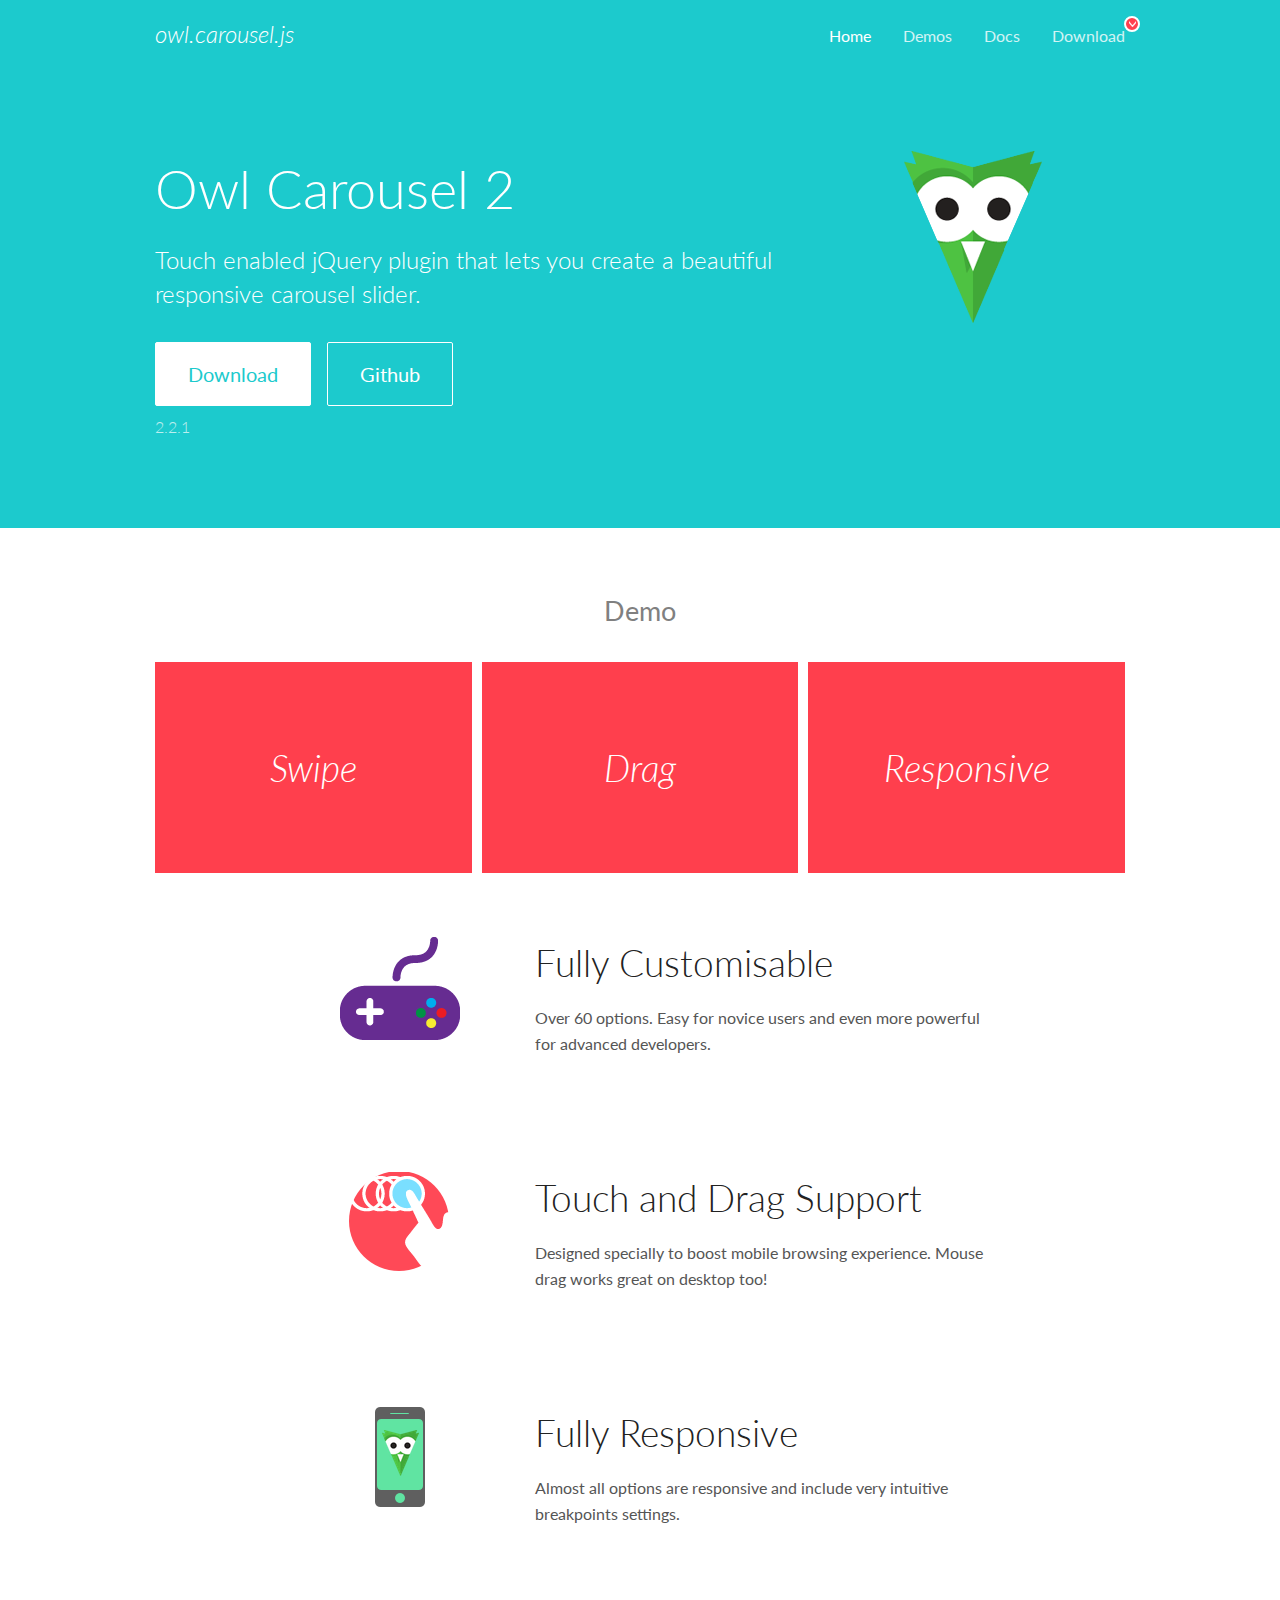
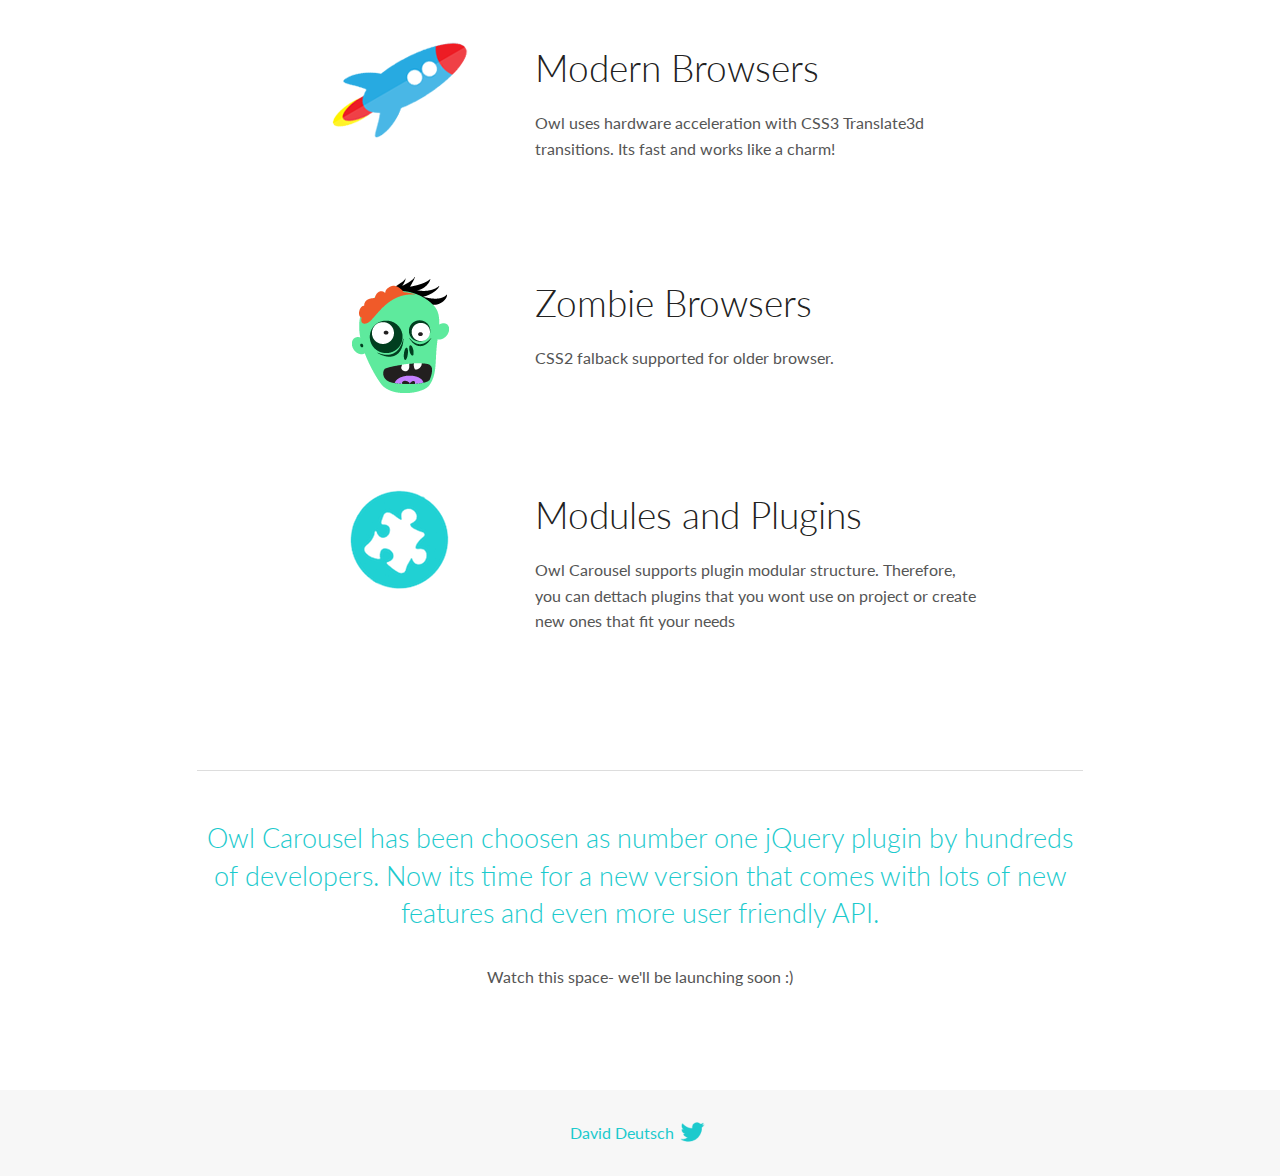
<file: components/owl.carousel/docs/index.html>
<!DOCTYPE html>
<html lang="en">
  <head>

    <!-- head -->
    <meta charset="utf-8">
    <meta name="msapplication-tap-highlight" content="no" />
    <meta name="viewport" content="width=device-width, initial-scale=1.0" />
    <meta name="description" content="Touch enabled jQuery plugin that lets you create beautiful responsive carousel slider.">
    <meta name="author" content="David Deutsch">
    <title>
      Home | Owl Carousel | 2.2.1
    </title>

    <!-- Stylesheets -->
    <link href='https://fonts.googleapis.com/css?family=Lato:300,400,700,400italic,300italic' rel='stylesheet' type='text/css'>
    <link rel="stylesheet" href="assets/css/docs.theme.min.css">

    <!-- Owl Stylesheets -->
    <link rel="stylesheet" href="assets/owlcarousel/assets/owl.carousel.min.css">
    <link rel="stylesheet" href="assets/owlcarousel/assets/owl.theme.default.min.css">

    <!-- HTML5 shim and Respond.js IE8 support of HTML5 elements and media queries -->

    <!--[if lt IE 9]>
      <script src="https://oss.maxcdn.com/libs/html5shiv/3.7.0/html5shiv.js"></script>
      <script src="https://oss.maxcdn.com/libs/respond.js/1.3.0/respond.min.js"></script>
    <![endif]-->

    <!-- Favicons -->
    <link rel="apple-touch-icon-precomposed" sizes="144x144" href="assets/ico/apple-touch-icon-144-precomposed.png">
    <link rel="shortcut icon" href="assets/ico/favicon.png">
    <link rel="shortcut icon" href="favicon.ico">

    <!-- Yeah i know js should not be in header. Its required for demos.-->

    <!-- javascript -->
    <script src="assets/vendors/jquery.min.js"></script>
    <script src="assets/owlcarousel/owl.carousel.js"></script>
  </head>
  <body>

    <!-- header -->
    <header class="header">
      <div class="row">
        <div class="large-12 columns">
          <div class="brand left">
            <h3>
              <a href="/OwlCarousel2/">owl.carousel.js</a> 
            </h3>
          </div>
          <a id="toggle-nav" class="right">
            <span></span> <span></span> <span></span> 
          </a> 
          <div class="nav-bar">
            <ul class="clearfix">
              <li class="active">
                <a href="/OwlCarousel2/index.html">Home</a> 
              </li>
              <li> <a href="/OwlCarousel2/demos/demos.html">Demos</a>  </li>
              <li> <a href="/OwlCarousel2/docs/started-welcome.html">Docs</a>  </li>
              <li>
                <a href="https://github.com/OwlCarousel2/OwlCarousel2/archive/2.2.1.zip">Download</a> 
                <span class="download"></span> 
              </li>
            </ul>
          </div>
        </div>
      </div>
    </header>

    <!-- home panel -->
    <section id="hero">
      <div class="row">
        <div class="large-8 medium-8 columns">
          <h1>Owl Carousel 2</h1>
          <h4>Touch enabled jQuery plugin that lets you create a beautiful responsive carousel slider.</h4>
          <a href="https://github.com/OwlCarousel2/OwlCarousel2/archive/2.2.1.zip" class="hero-button">Download</a> 
          <a href="https://github.com/OwlCarousel2/OwlCarousel2" class="hero-button outline">Github</a> 
          <p>2.2.1</p>
        </div>
        <div class="large-4 medium-4 columns">
          <img class="owl-logo" src="assets/img/owl-logo.png" alt="mr. Owl">
        </div>
      </div>
    </section>

    <!-- body -->
    <div class="home-demo">
      <div class="row">
        <div class="large-12 columns">
          <h3>Demo</h3>
          <div class="owl-carousel">
            <div class="item">
              <h2>Swipe</h2>
            </div>
            <div class="item">
              <h2>Drag</h2>
            </div>
            <div class="item">
              <h2>Responsive</h2>
            </div>
            <div class="item">
              <h2>CSS3</h2>
            </div>
            <div class="item">
              <h2>Fast</h2>
            </div>
            <div class="item">
              <h2>Easy</h2>
            </div>
            <div class="item">
              <h2>Free</h2>
            </div>
            <div class="item">
              <h2>Upgradable</h2>
            </div>
            <div class="item">
              <h2>Tons of options</h2>
            </div>
            <div class="item">
              <h2>Infinity</h2>
            </div>
            <div class="item">
              <h2>Auto Width</h2>
            </div>
          </div>
        </div>
      </div>
    </div>
    <script>
      var owl = $('.owl-carousel');
      owl.owlCarousel({
        margin: 10,
        loop: true,
        responsive: {
          0: {
            items: 1
          },
          600: {
            items: 2
          },
          1000: {
            items: 3
          }
        }
      })
    </script>

    <!-- features -->
    <div id="features">
      <div class="row">
        <div class="small-12 medium-9 small-centered columns">
          <section class="row feature">
            <div class="medium-4 small-12 columns">
              <img src="assets/img/feature-options.png" alt="">
            </div>
            <div class="medium-8 small-12 columns">
              <h2>Fully Customisable</h2>
              <p>Over 60 options. Easy for novice users and even more powerful for advanced developers.</p>
            </div>
          </section>
          <section class="row feature">
            <div class="medium-4 small-12 columns">
              <img src="assets/img/feature-drag.png" alt="">
            </div>
            <div class="medium-8 small-12 columns">
              <h2>Touch and Drag Support</h2>
              <p>Designed specially to boost mobile browsing experience. Mouse drag works great on desktop too!</p>
            </div>
          </section>
          <section class="row feature">
            <div class="medium-4 small-12 columns">
              <img src="assets/img/feature-responsive.png" alt="">
            </div>
            <div class="medium-8 small-12 columns">
              <h2>Fully Responsive</h2>
              <p>Almost all options are responsive and include very intuitive breakpoints settings.</p>
            </div>
          </section>
          <section class="row feature">
            <div class="medium-4 small-12 columns">
              <img src="assets/img/feature-modern.png" alt="">
            </div>
            <div class="medium-8 small-12 columns">
              <h2>Modern Browsers</h2>
              <p>Owl uses hardware acceleration with CSS3 Translate3d transitions. Its fast and works like a charm! </p>
            </div>
          </section>
          <section class="row feature">
            <div class="medium-4 small-12 columns">
              <img src="assets/img/feature-zombie.png" alt="">
            </div>
            <div class="medium-8 small-12 columns">
              <h2>Zombie Browsers</h2>
              <p>CSS2 falback supported for older browser.</p>
            </div>
          </section>
          <section class="row feature">
            <div class="medium-4 small-12 columns">
              <img src="assets/img/feature-module.png" alt="">
            </div>
            <div class="medium-8 small-12 columns">
              <h2>Modules and Plugins</h2>
              <p>Owl Carousel supports plugin modular structure. Therefore, you can dettach plugins that you wont use on project or create new ones that fit your needs</p>
            </div>
          </section>
        </div>
      </div>
    </div>

    <!-- footer -->
    <section id="teaser-text">
      <div class="row">
        <div class="small-12 medium-11 small-centered columns">
          <hr>
          <h3 id="owl-carousel-has-been-choosen-as-number-one-jquery-plugin-by-hundreds-of-developers-now-its-time-for-a-new-version-that-comes-with-lots-of-new-features-and-even-more-user-friendly-api-">Owl Carousel has been choosen as number one jQuery plugin by hundreds of developers. Now its time for a new version that comes with lots of new features and even more user friendly API.</h3>
          <p>Watch this space- we&#39;ll be launching soon :)</p>
        </div>
      </div>
    </section>

    <!-- footer -->
    <footer class="footer">
      <div class="row">
        <div class="large-12 columns">
          <h5>
            <a href="/OwlCarousel2/docs/support-contact.html">David Deutsch</a> 
            <a id="custom-tweet-button" href="https://twitter.com/share?url=https://github.com/OwlCarousel2/OwlCarousel2&text=Owl Carousel - This is so awesome! " target="_blank"></a> 
          </h5>
        </div>
      </div>
    </footer>

    <!-- vendors -->
    <script src="assets/vendors/highlight.js"></script>
    <script src="assets/js/app.js"></script>
  </body>
</html>
</file>
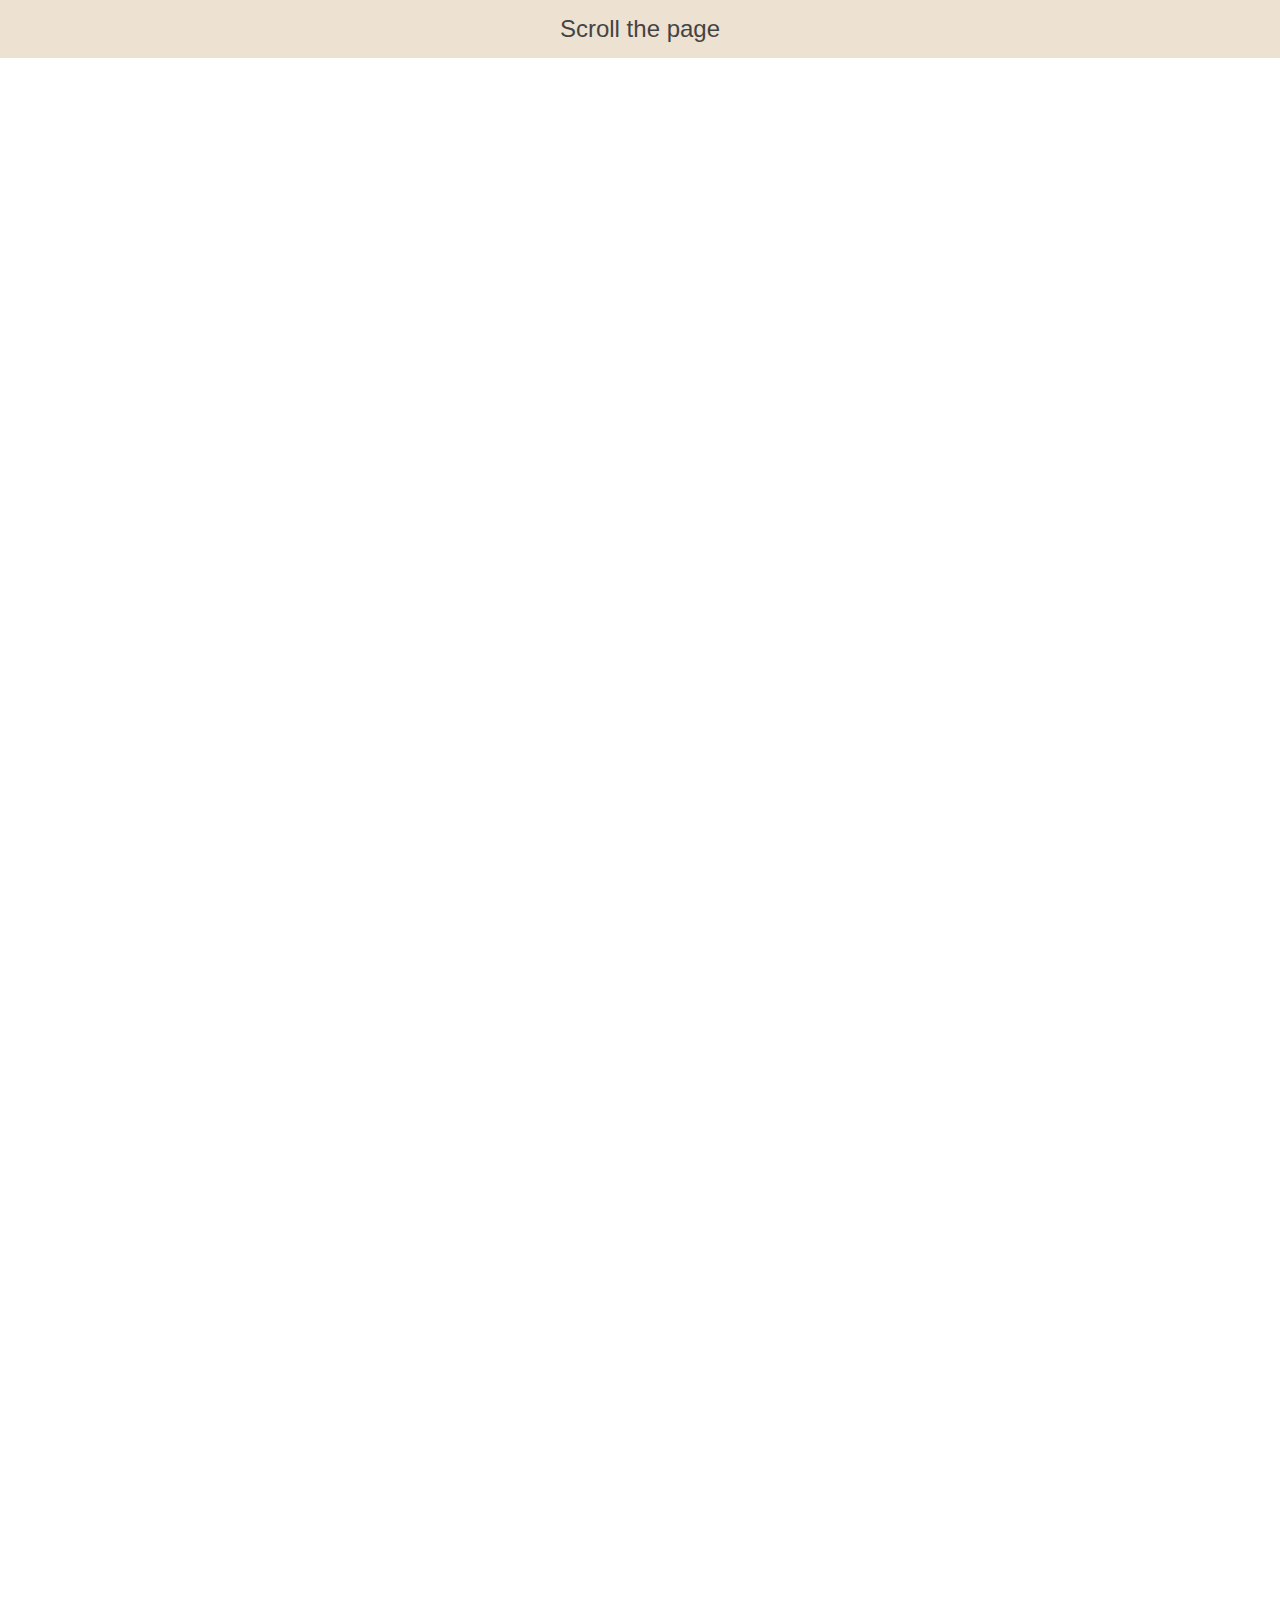
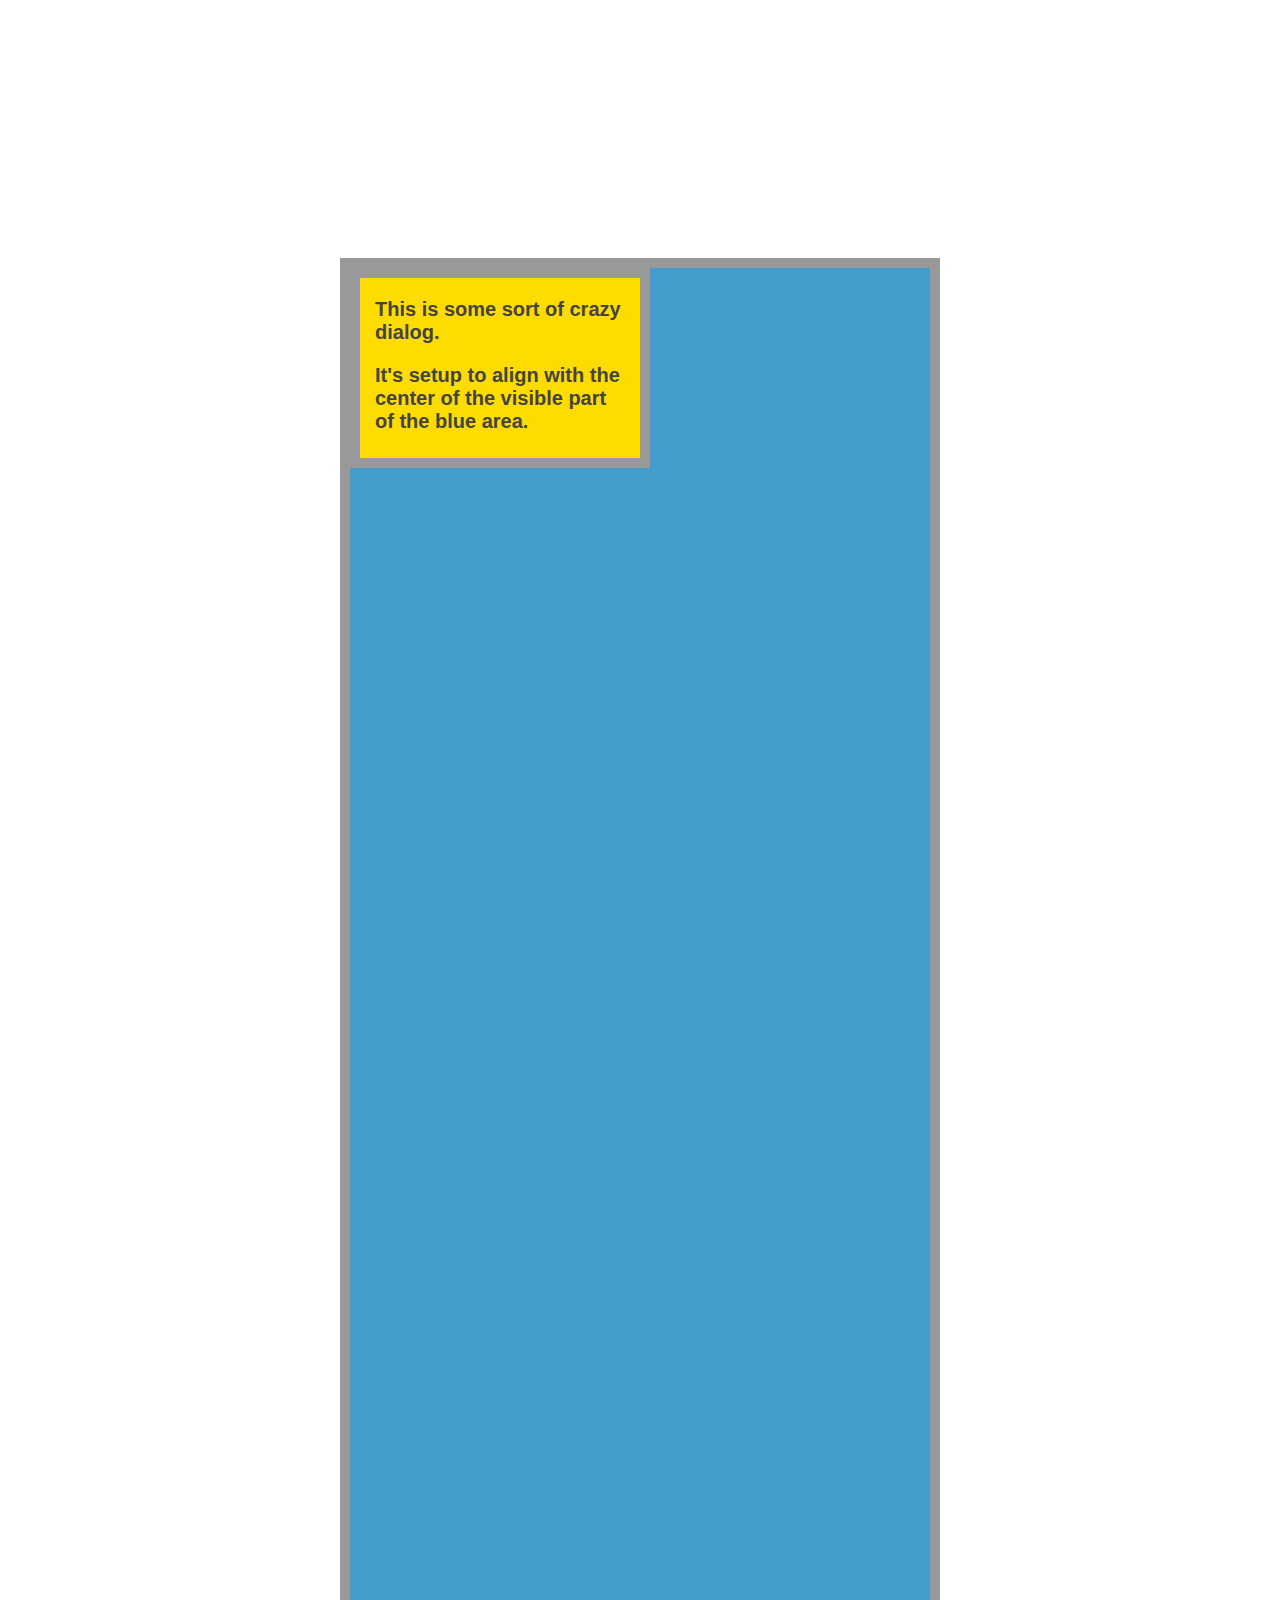
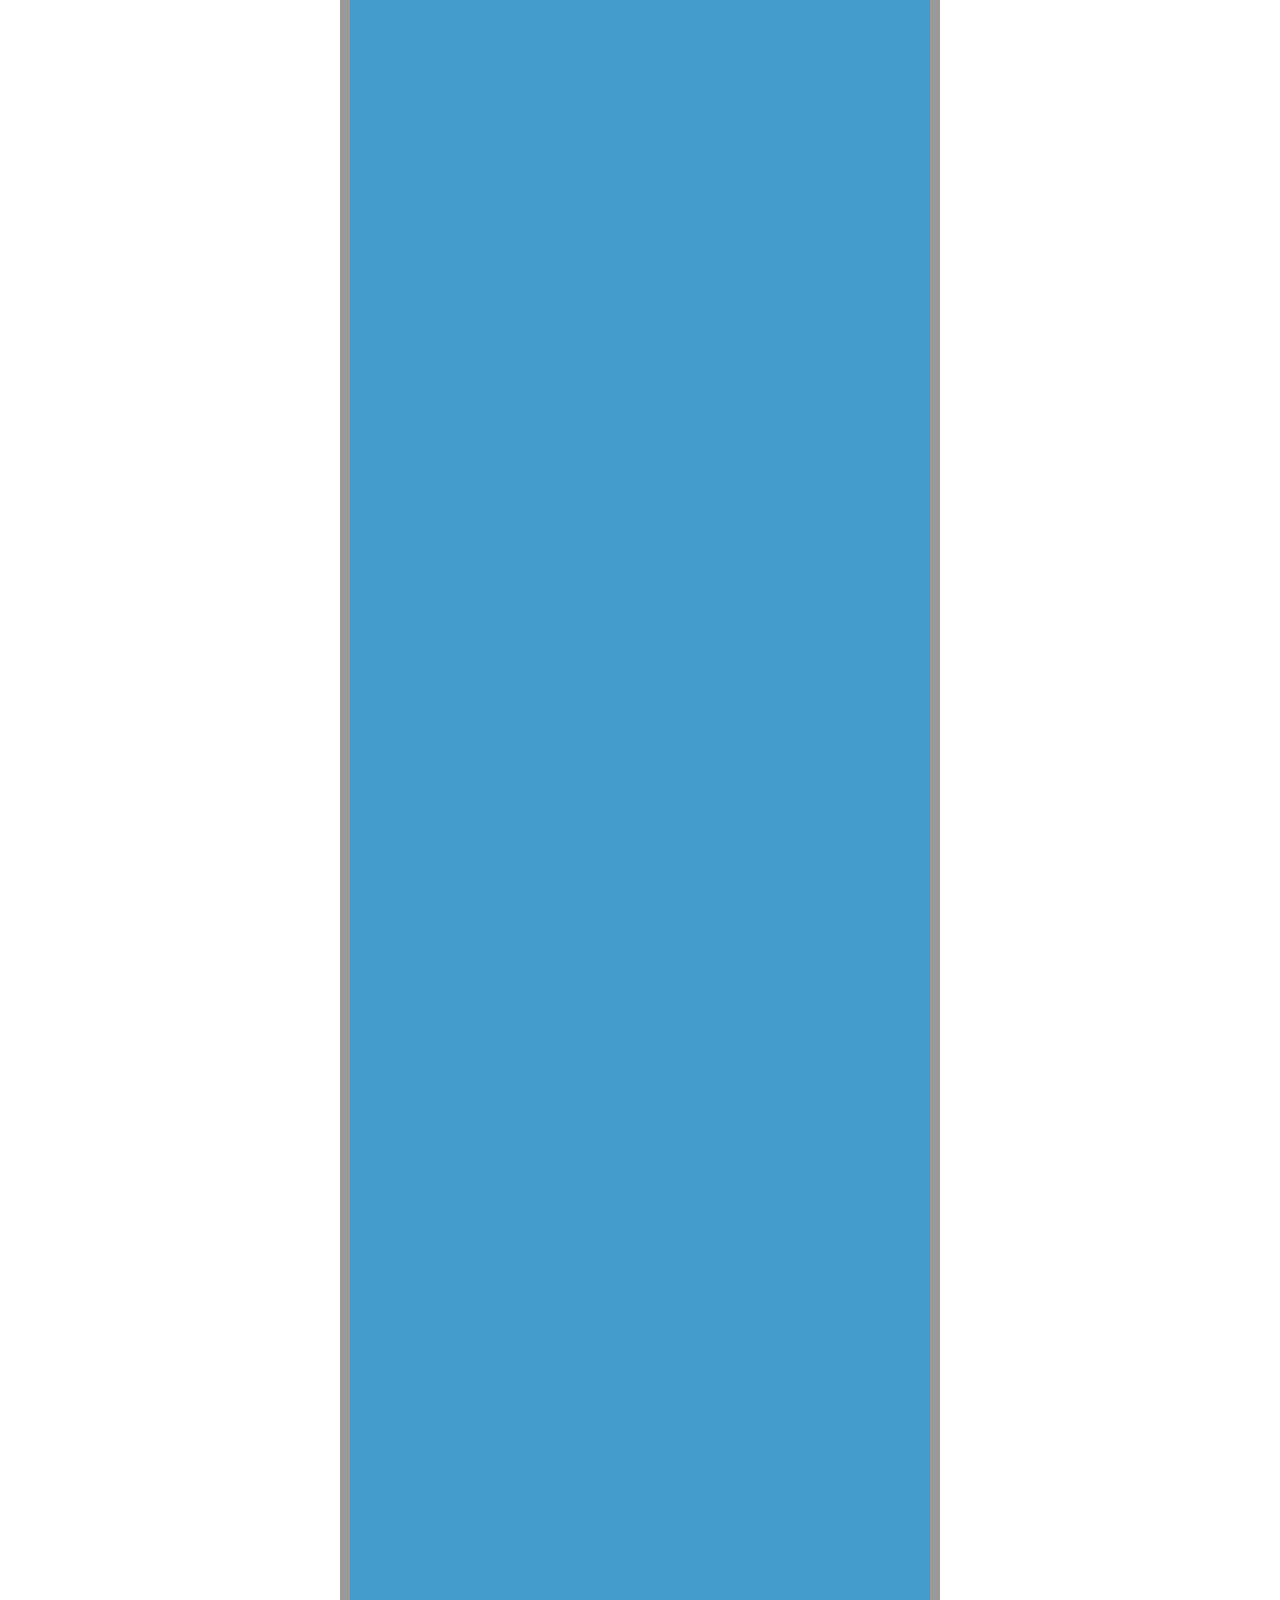
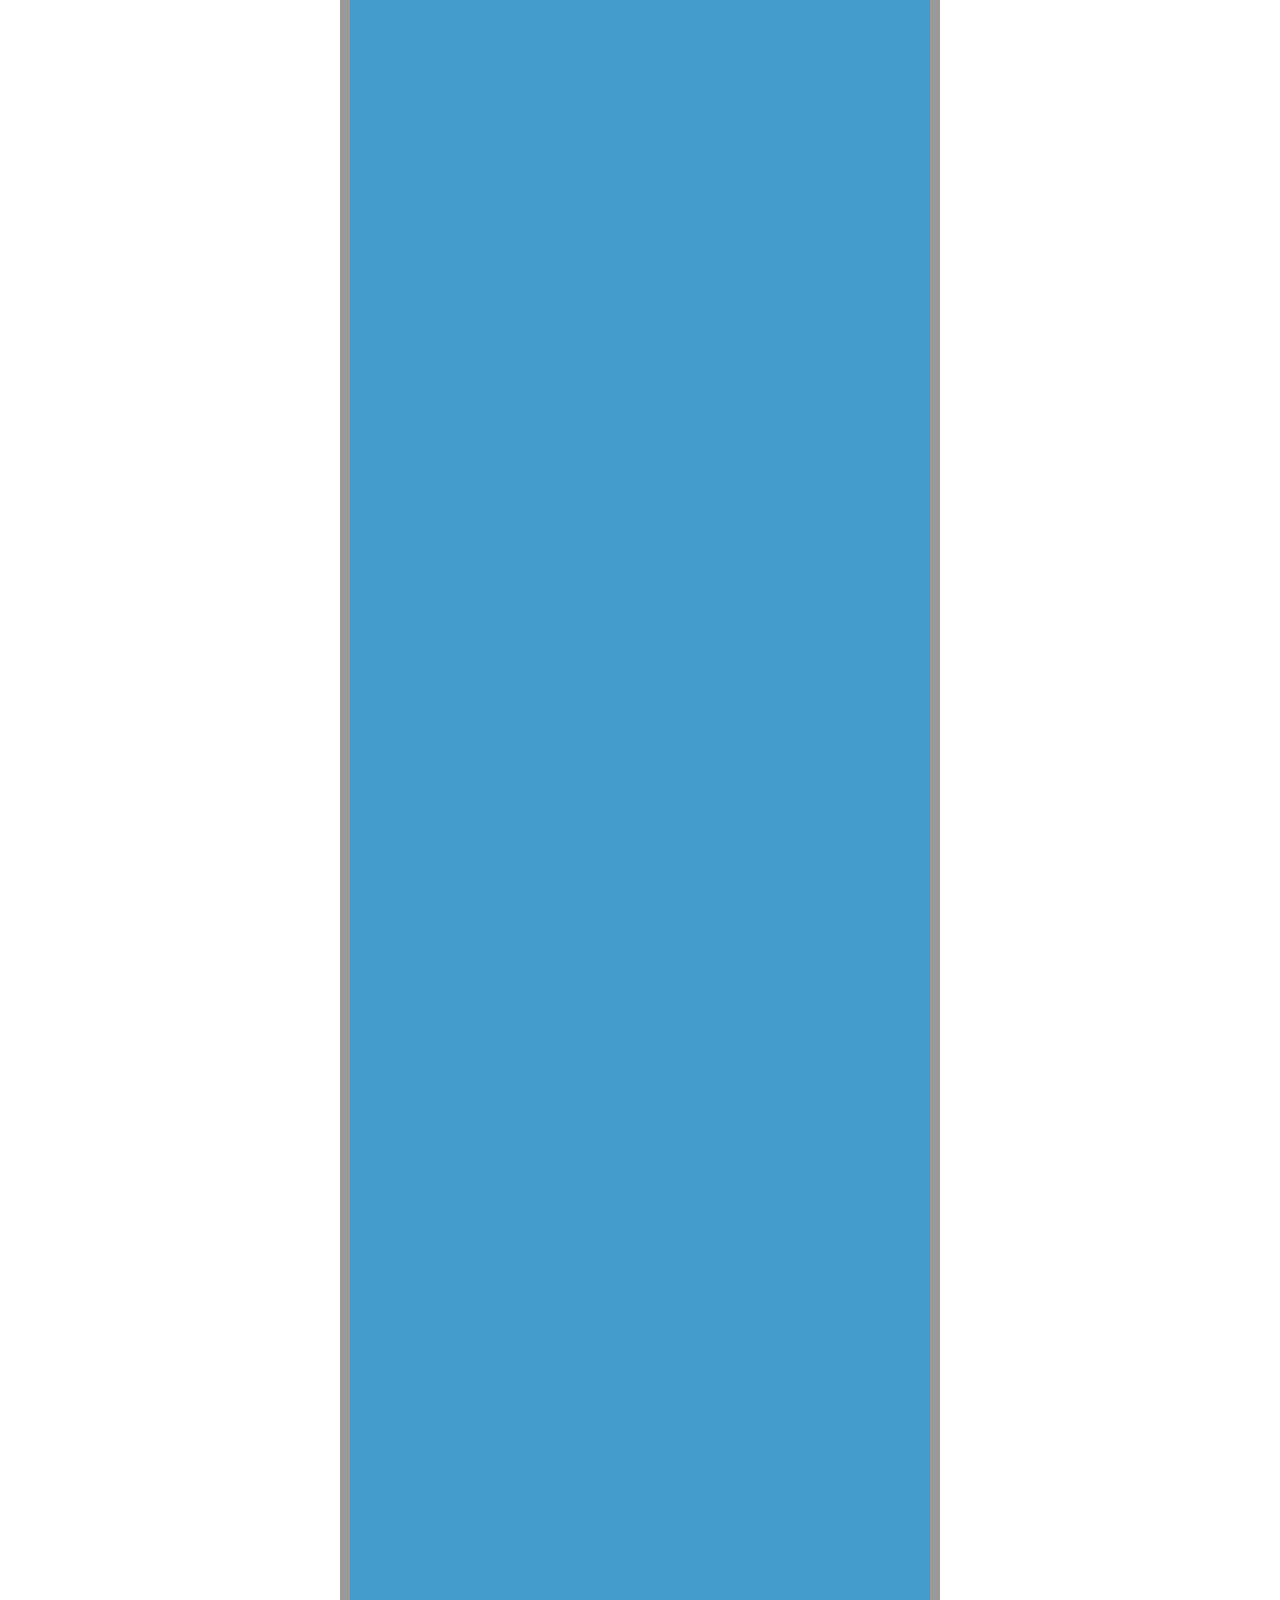
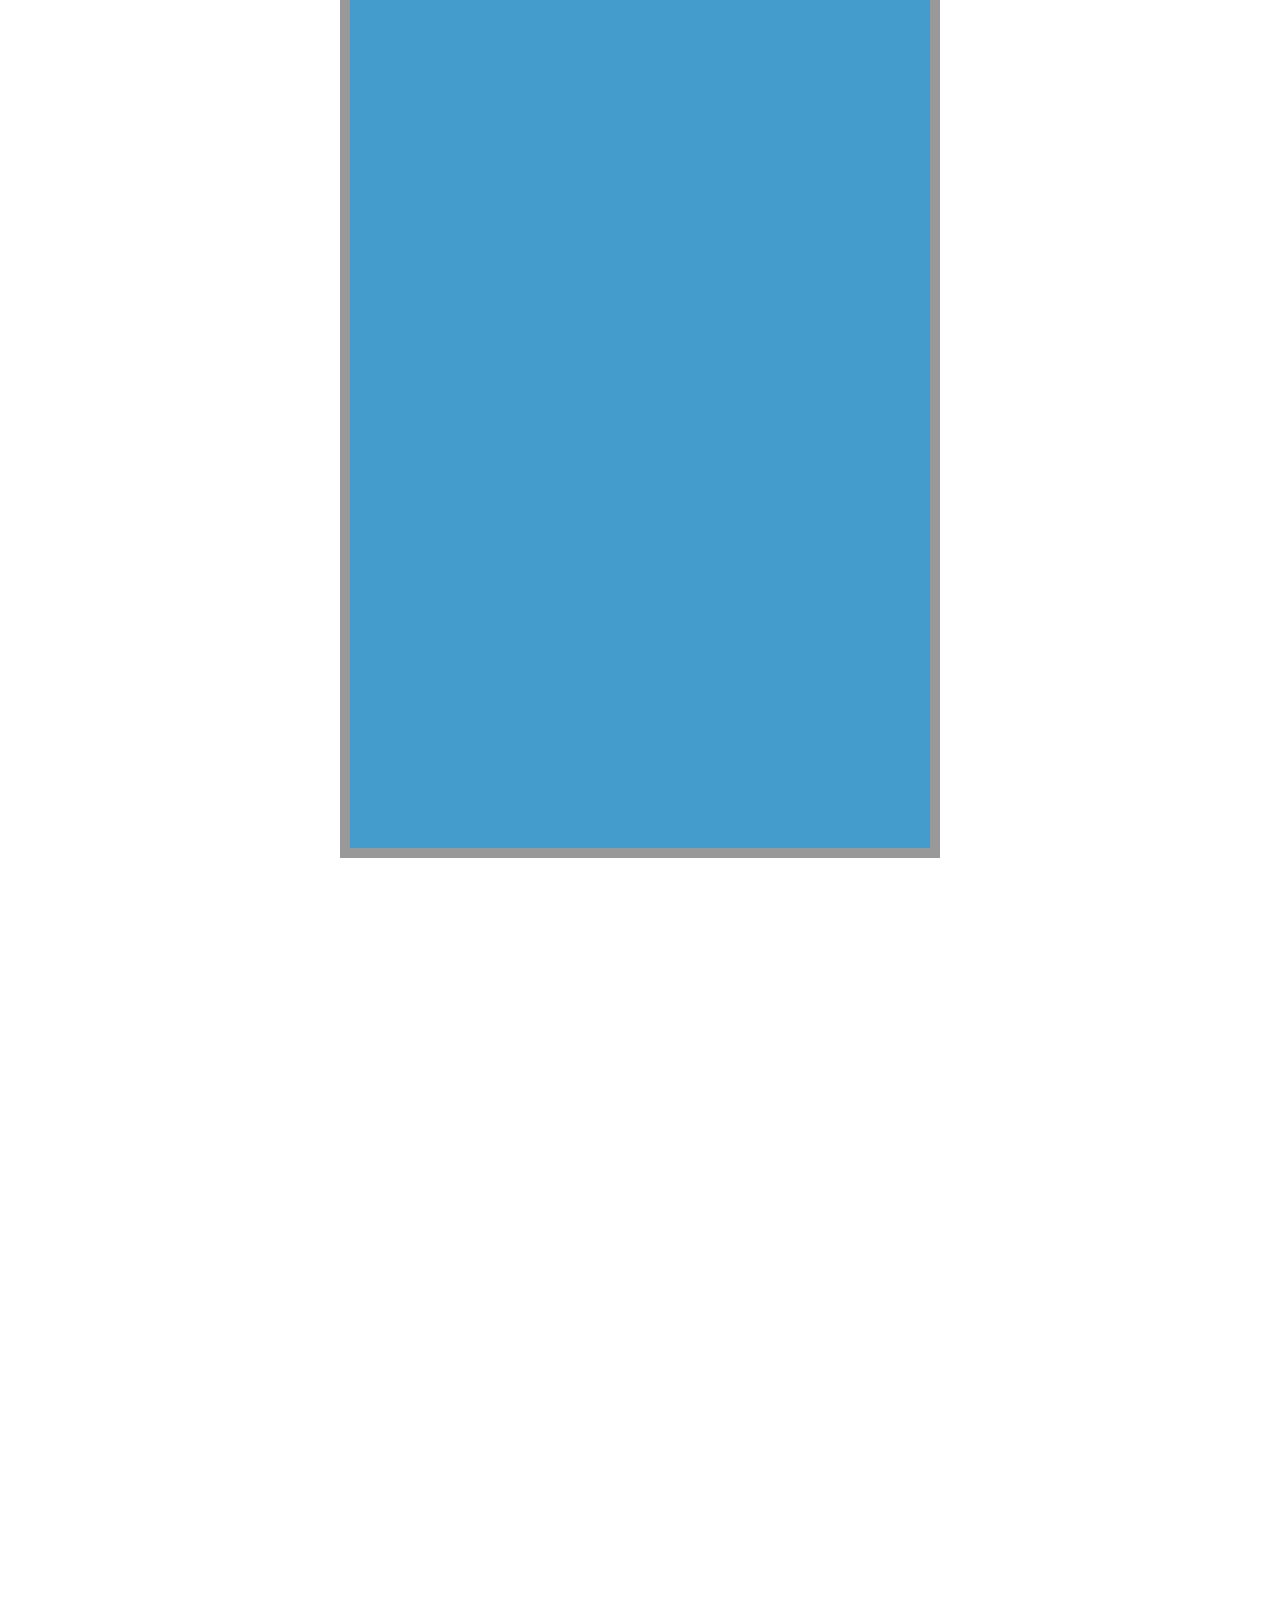
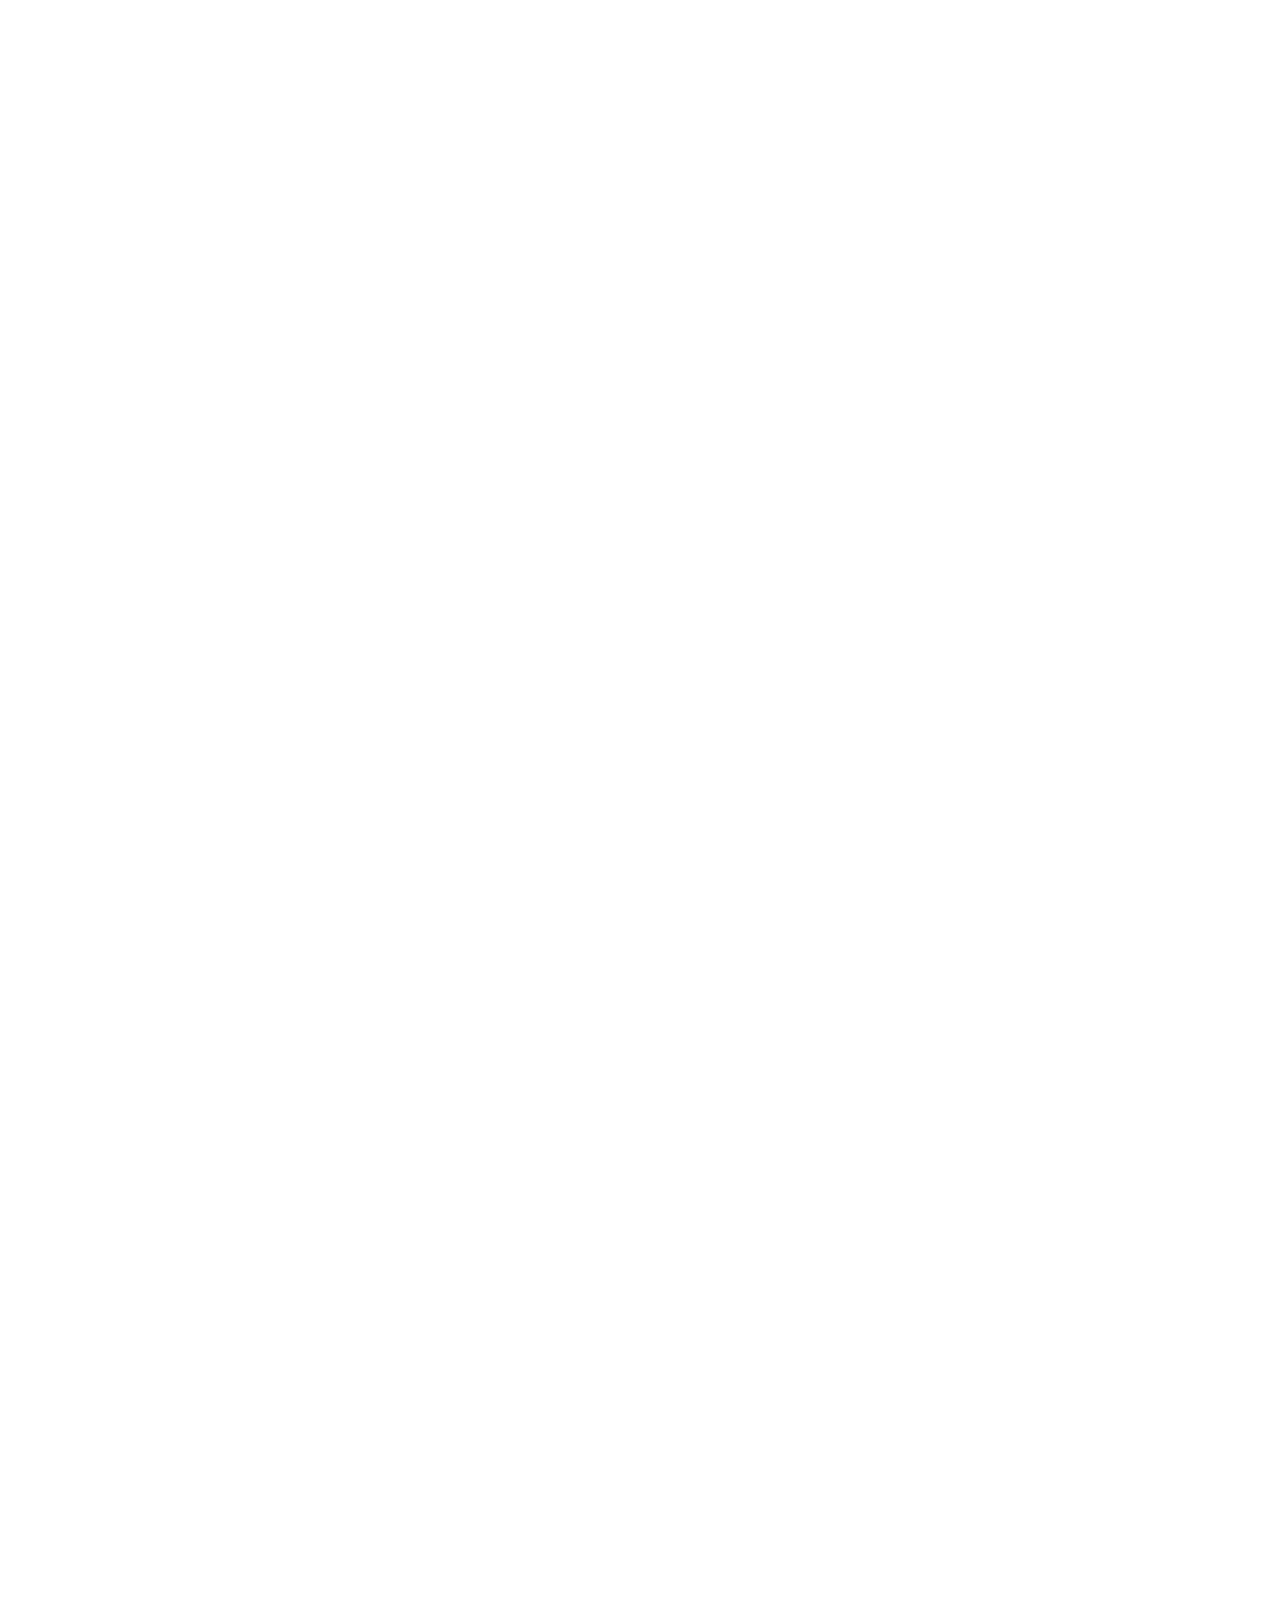
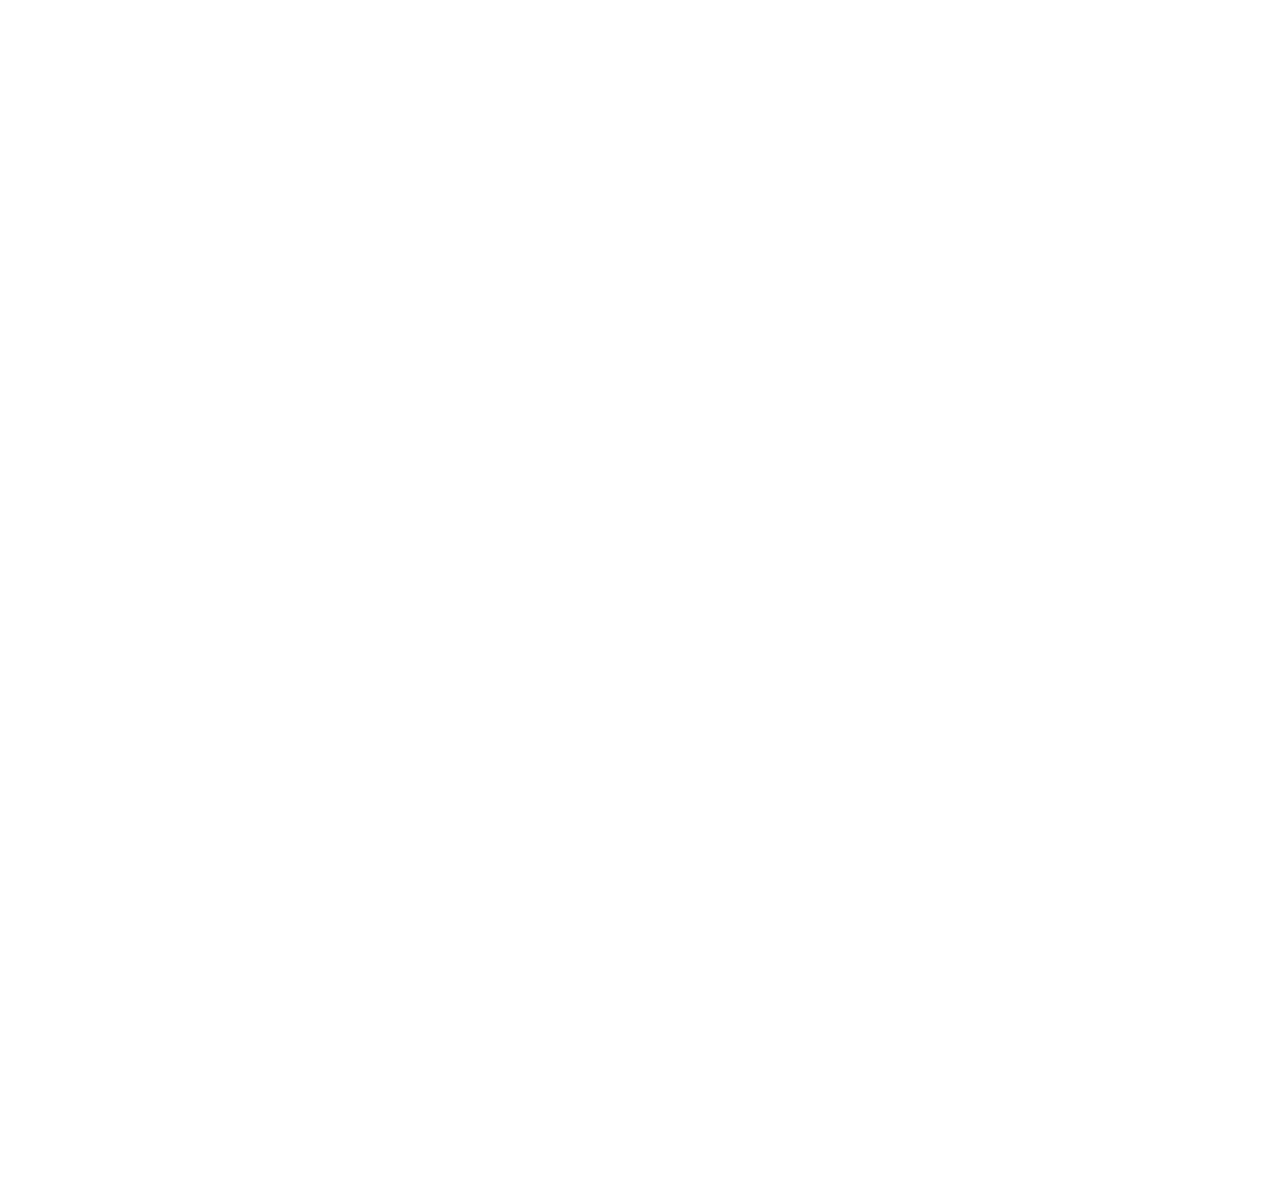
<file: components/tether/examples/content-visible/index.html>
<!DOCTYPE html>
<html>
    <head>
        <link rel="stylesheet" href="../resources/css/base.css" />
    </head>
    <body>

    <div class="instructions">Scroll the page</div>

    <style>
      .instructions {
        width: 100%;
        text-align: center;
        font-size: 24px;
        padding: 15px;
        background-color: rgba(210, 180, 140, 0.4);
      }

      * {
        box-sizing: border-box;
      }
      body {
        min-height: 1200vh;
        height: 100%;
      }

      .content-box {
        width: 600px;
        border: 10px solid #999;
        height: 600vh;
        background-color: #439CCC;
        margin: 200vh auto;
      }
      .element {
        border: 10px solid #999;
        background-color: #FFDC00;
        width: 300px;
        height: 200px;
        padding: 0 15px;
        font-size: 20px;
        font-weight: bold;
      }
    </style>

    <div class="content-box">
      <div class="element">
        <p>This is some sort of crazy dialog.</p>

        <p>It's setup to align with the center of the visible part of the blue area.</p>
      </div>
    </div>

    <script src="//github.hubspot.com/tether/dist/js/tether.js"></script>
    <script>
      new Tether({
        element: '.element',
        target: '.content-box',
        attachment: 'middle center',
        targetAttachment: 'middle center',
        targetModifier: 'visible'
      });
    </script>
  </body>
</html>
</file>
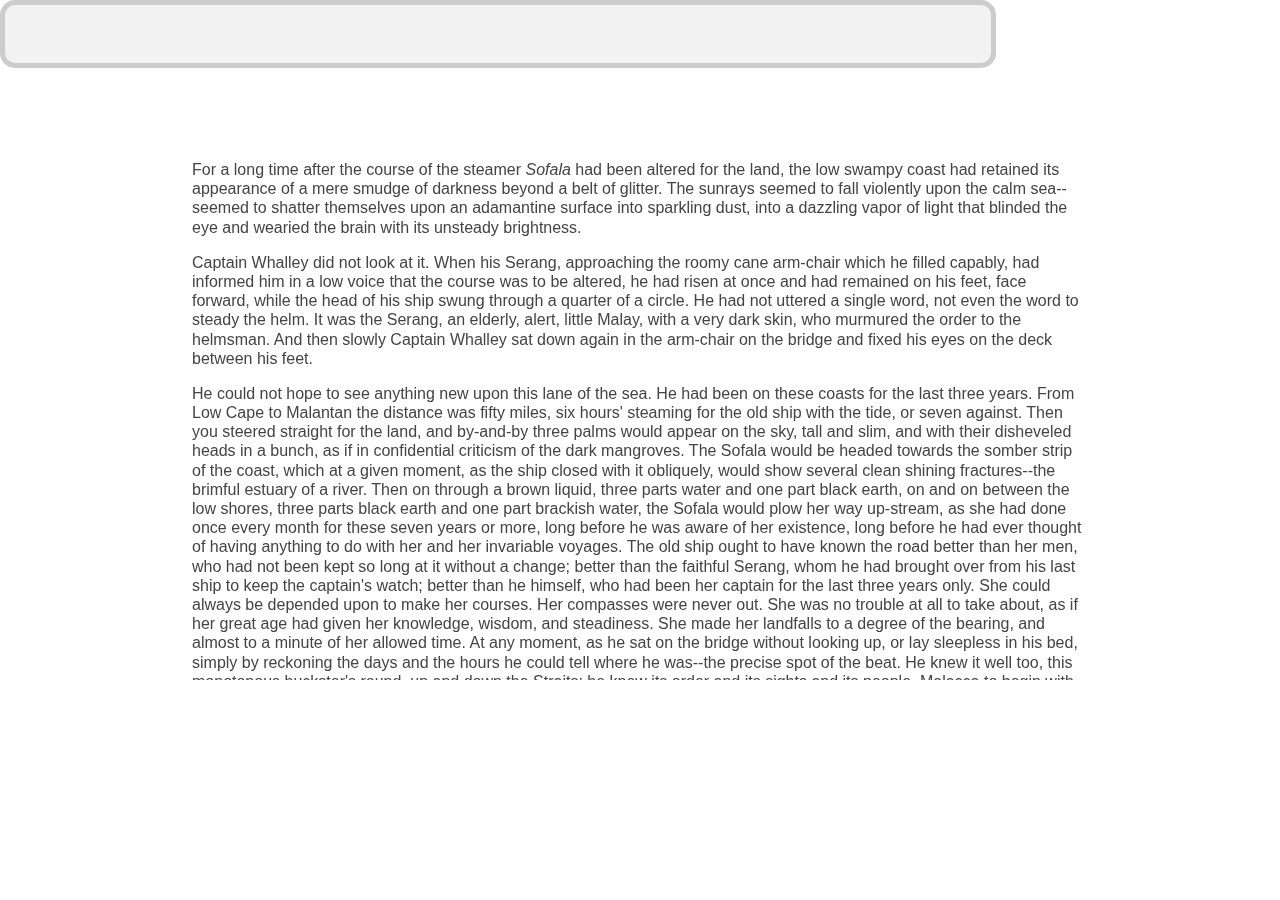
<file: components/tether/examples/element-scroll/index.html>
<!DOCTYPE html>
<html>
    <head>
      <link rel="stylesheet" href="../resources/css/base.css" />
    </head>
    <body>

    <div class="scroll">
      <p>For a long time after the course of the steamer <em>Sofala</em> had been
      altered for the land, the low swampy coast had retained its appearance
      of a mere smudge of darkness beyond a belt of glitter. The sunrays
      seemed to fall violently upon the calm sea--seemed to shatter themselves
      upon an adamantine surface into sparkling dust, into a dazzling vapor
      of light that blinded the eye and wearied the brain with its unsteady
      brightness.</p>

      <p>Captain Whalley did not look at it. When his Serang, approaching the
      roomy cane arm-chair which he filled capably, had informed him in a low
      voice that the course was to be altered, he had risen at once and had
      remained on his feet, face forward, while the head of his ship swung
      through a quarter of a circle. He had not uttered a single word, not
      even the word to steady the helm. It was the Serang, an elderly, alert,
      little Malay, with a very dark skin, who murmured the order to the
      helmsman. And then slowly Captain Whalley sat down again in the
      arm-chair on the bridge and fixed his eyes on the deck between his feet.</p>

      <p>He could not hope to see anything new upon this lane of the sea. He had
      been on these coasts for the last three years. From Low Cape to Malantan
      the distance was fifty miles, six hours' steaming for the old ship with
      the tide, or seven against. Then you steered straight for the land, and
      by-and-by three palms would appear on the sky, tall and slim, and with
      their disheveled heads in a bunch, as if in confidential criticism of
      the dark mangroves. The Sofala would be headed towards the somber
      strip of the coast, which at a given moment, as the ship closed with
      it obliquely, would show several clean shining fractures--the brimful
      estuary of a river. Then on through a brown liquid, three parts water
      and one part black earth, on and on between the low shores, three parts
      black earth and one part brackish water, the Sofala would plow her way
      up-stream, as she had done once every month for these seven years or
      more, long before he was aware of her existence, long before he had ever
      thought of having anything to do with her and her invariable voyages.
      The old ship ought to have known the road better than her men, who had
      not been kept so long at it without a change; better than the faithful
      Serang, whom he had brought over from his last ship to keep the
      captain's watch; better than he himself, who had been her captain for
      the last three years only. She could always be depended upon to make her
      courses. Her compasses were never out. She was no trouble at all to
      take about, as if her great age had given her knowledge, wisdom, and
      steadiness. She made her landfalls to a degree of the bearing, and
      almost to a minute of her allowed time. At any moment, as he sat on
      the bridge without looking up, or lay sleepless in his bed, simply by
      reckoning the days and the hours he could tell where he was--the precise
      spot of the beat. He knew it well too, this monotonous huckster's
      round, up and down the Straits; he knew its order and its sights and its
      people. Malacca to begin with, in at daylight and out at dusk, to cross
      over with a rigid phosphorescent wake this highway of the Far East.
      Darkness and gleams on the water, clear stars on a black sky, perhaps
      the lights of a home steamer keeping her unswerving course in the
      middle, or maybe the elusive shadow of a native craft with her mat sails
      flitting by silently--and the low land on the other side in sight
      at daylight. At noon the three palms of the next place of call, up a
      sluggish river. The only white man residing there was a retired young
      sailor, with whom he had become friendly in the course of many voyages.
      Sixty miles farther on there was another place of call, a deep bay with
      only a couple of houses on the beach. And so on, in and out, picking
      up coastwise cargo here and there, and finishing with a hundred miles'
      steady steaming through the maze of an archipelago of small islands up
      to a large native town at the end of the beat. There was a three days'
      rest for the old ship before he started her again in inverse order,
      seeing the same shores from another bearing, hearing the same voices
      in the same places, back again to the Sofala's port of registry on
      the great highway to the East, where he would take up a berth nearly
      opposite the big stone pile of the harbor office till it was time to
      start again on the old round of 1600 miles and thirty days. Not a very
      enterprising life, this, for Captain Whalley, Henry Whalley, otherwise
      Dare-devil Harry--Whalley of the Condor, a famous clipper in her day.
      No. Not a very enterprising life for a man who had served famous firms,
      who had sailed famous ships (more than one or two of them his own); who
      had made famous passages, had been the pioneer of new routes and new
      trades; who had steered across the unsurveyed tracts of the South Seas,
      and had seen the sun rise on uncharted islands. Fifty years at sea, and
      forty out in the East ("a pretty thorough apprenticeship," he used
      to remark smilingly), had made him honorably known to a generation of
      shipowners and merchants in all the ports from Bombay clear over to
      where the East merges into the West upon the coast of the two Americas.
      His fame remained writ, not very large but plain enough, on the
      Admiralty charts. Was there not somewhere between Australia and China a
      Whalley Island and a Condor Reef? On that dangerous coral formation the
      celebrated clipper had hung stranded for three days, her captain and
      crew throwing her cargo overboard with one hand and with the other, as
      it were, keeping off her a flotilla of savage war-canoes. At that time
      neither the island nor the reef had any official existence. Later the
      officers of her Majesty's steam vessel Fusilier, dispatched to make a
      survey of the route, recognized in the adoption of these two names the
      enterprise of the man and the solidity of the ship. Besides, as anyone
      who cares may see, the "General Directory," vol. ii. p. 410, begins the
      description of the "Malotu or Whalley Passage" with the words: "This
      advantageous route, first discovered in 1850 by Captain Whalley in the
      ship Condor," &amp;c., and ends by recommending it warmly to sailing vessels
      leaving the China ports for the south in the months from December to
      April inclusive.</p>

      <p>This was the clearest gain he had out of life. Nothing could rob him
      of this kind of fame. The piercing of the Isthmus of Suez, like the
      breaking of a dam, had let in upon the East a flood of new ships, new
      men, new methods of trade. It had changed the face of the Eastern seas
      and the very spirit of their life; so that his early experiences meant
      nothing whatever to the new generation of seamen.</p>

      <p>In those bygone days he had handled many thousands of pounds of his
      employers' money and of his own; he had attended faithfully, as by law
      a shipmaster is expected to do, to the conflicting interests of owners,
      charterers, and underwriters. He had never lost a ship or consented to
      a shady transaction; and he had lasted well, outlasting in the end the
      conditions that had gone to the making of his name. He had buried his
      wife (in the Gulf of Petchili), had married off his daughter to the man
      of her unlucky choice, and had lost more than an ample competence in the
      crash of the notorious Travancore and Deccan Banking Corporation, whose
      downfall had shaken the East like an earthquake. And he was sixty-five
      years old.</p>

      <p>His age sat lightly enough on him; and of his ruin he was not ashamed.
      He had not been alone to believe in the stability of the Banking
      Corporation. Men whose judgment in matters of finance was as expert as
      his seamanship had commended the prudence of his investments, and had
      themselves lost much money in the great failure. The only difference
      between him and them was that he had lost his all. And yet not his all.
      There had remained to him from his lost fortune a very pretty little
      bark, Fair Maid, which he had bought to occupy his leisure of a retired
      sailor--"to play with," as he expressed it himself.</p>

      <p>He had formally declared himself tired of the sea the year preceding his
      daughter's marriage. But after the young couple had gone to settle in
      Melbourne he found out that he could not make himself happy on shore. He
      was too much of a merchant sea-captain for mere yachting to satisfy him.
      He wanted the illusion of affairs; and his acquisition of the Fair
      Maid preserved the continuity of his life. He introduced her to his
      acquaintances in various ports as "my last command." When he grew too
      old to be trusted with a ship, he would lay her up and go ashore to be
      buried, leaving directions in his will to have the bark towed out and
      scuttled decently in deep water on the day of the funeral. His daughter
      would not grudge him the satisfaction of knowing that no stranger would
      handle his last command after him. With the fortune he was able to leave
      her, the value of a 500-ton bark was neither here nor there. All this
      would be said with a jocular twinkle in his eye: the vigorous old man
      had too much vitality for the sentimentalism of regret; and a little
      wistfully withal, because he was at home in life, taking a genuine
      pleasure in its feelings and its possessions; in the dignity of his
      reputation and his wealth, in his love for his daughter, and in his
      satisfaction with the ship--the plaything of his lonely leisure.</p>

      <p>He had the cabin arranged in accordance with his simple ideal of comfort
      at sea. A big bookcase (he was a great reader) occupied one side of his
      stateroom; the portrait of his late wife, a flat bituminous oil-painting
      representing the profile and one long black ringlet of a young woman,
      faced his bed-place. Three chronometers ticked him to sleep and greeted
      him on waking with the tiny competition of their beats. He rose at five
      every day. The officer of the morning watch, drinking his early cup
      of coffee aft by the wheel, would hear through the wide orifice of the
      copper ventilators all the splashings, blowings, and splutterings of
      his captain's toilet. These noises would be followed by a sustained
      deep murmur of the Lord's Prayer recited in a loud earnest voice. Five
      minutes afterwards the head and shoulders of Captain Whalley emerged
      out of the companion-hatchway. Invariably he paused for a while on the
      stairs, looking all round at the horizon; upwards at the trim of the
      sails; inhaling deep draughts of the fresh air. Only then he would step
      out on the poop, acknowledging the hand raised to the peak of the cap
      with a majestic and benign "Good morning to you." He walked the deck
      till eight scrupulously. Sometimes, not above twice a year, he had to
      use a thick cudgel-like stick on account of a stiffness in the hip--a
      slight touch of rheumatism, he supposed. Otherwise he knew nothing of
      the ills of the flesh. At the ringing of the breakfast bell he went
      below to feed his canaries, wind up the chronometers, and take the
      head of the table. From there he had before his eyes the big carbon
      photographs of his daughter, her husband, and two fat-legged babies
      --his grandchildren--set in black frames into the maplewood bulkheads
      of the cuddy. After breakfast he dusted the glass over these portraits
      himself with a cloth, and brushed the oil painting of his wife with a
      plumate kept suspended from a small brass hook by the side of the heavy
      gold frame. Then with the door of his stateroom shut, he would sit down
      on the couch under the portrait to read a chapter out of a thick pocket
      Bible--her Bible. But on some days he only sat there for half an hour
      with his finger between the leaves and the closed book resting on his
      knees. Perhaps he had remembered suddenly how fond of boat-sailing she
      used to be.</p>

      <p>She had been a real shipmate and a true woman too. It was like an
      article of faith with him that there never had been, and never could be,
      a brighter, cheerier home anywhere afloat or ashore than his home under
      the poop-deck of the Condor, with the big main cabin all white and gold,
      garlanded as if for a perpetual festival with an unfading wreath. She
      had decorated the center of every panel with a cluster of home flowers.
      It took her a twelvemonth to go round the cuddy with this labor of love.
      To him it had remained a marvel of painting, the highest achievement of
      taste and skill; and as to old Swinburne, his mate, every time he
      came down to his meals he stood transfixed with admiration before the
      progress of the work. You could almost smell these roses, he declared,
      sniffing the faint flavor of turpentine which at that time pervaded the
      saloon, and (as he confessed afterwards) made him somewhat less hearty
      than usual in tackling his food. But there was nothing of the sort to
      interfere with his enjoyment of her singing. "Mrs. Whalley is a regular
      out-and-out nightingale, sir," he would pronounce with a judicial air
      after listening profoundly over the skylight to the very end of the
      piece. In fine weather, in the second dog-watch, the two men could hear
      her trills and roulades going on to the accompaniment of the piano in
      the cabin. On the very day they got engaged he had written to London
      for the instrument; but they had been married for over a year before it
      reached them, coming out round the Cape. The big case made part of the
      first direct general cargo landed in Hong-kong harbor--an event that to
      the men who walked the busy quays of to-day seemed as hazily remote as
      the dark ages of history. But Captain Whalley could in a half hour of
      solitude live again all his life, with its romance, its idyl, and its
      sorrow. He had to close her eyes himself. She went away from under the
      ensign like a sailor's wife, a sailor herself at heart. He had read
      the service over her, out of her own prayer-book, without a break in his
      voice. When he raised his eyes he could see old Swinburne facing him
      with his cap pressed to his breast, and his rugged, weather-beaten,
      impassive face streaming with drops of water like a lump of chipped red
      granite in a shower. It was all very well for that old sea-dog to cry.
      He had to read on to the end; but after the splash he did not remember
      much of what happened for the next few days. An elderly sailor of the
      crew, deft at needlework, put together a mourning frock for the child
      out of one of her black skirts.</p>

      <p>He was not likely to forget; but you cannot dam up life like a sluggish
      stream. It will break out and flow over a man's troubles, it will close
      upon a sorrow like the sea upon a dead body, no matter how much love has
      gone to the bottom. And the world is not bad. People had been very
      kind to him; especially Mrs. Gardner, the wife of the senior partner
      in Gardner, Patteson, &amp; Co., the owners of the Condor. It was she who
      volunteered to look after the little one, and in due course took her to
      England (something of a journey in those days, even by the overland
      mail route) with her own girls to finish her education. It was ten years
      before he saw her again.</p>

      <p>As a little child she had never been frightened of bad weather; she
      would beg to be taken up on deck in the bosom of his oilskin coat to
      watch the big seas hurling themselves upon the Condor. The swirl and
      crash of the waves seemed to fill her small soul with a breathless
      delight. "A good boy spoiled," he used to say of her in joke. He had
      named her Ivy because of the sound of the word, and obscurely fascinated
      by a vague association of ideas. She had twined herself tightly round
      his heart, and he intended her to cling close to her father as to a
      tower of strength; forgetting, while she was little, that in the nature
      of things she would probably elect to cling to someone else. But
      he loved life well enough for even that event to give him a certain
      satisfaction, apart from his more intimate feeling of loss.</p>

      <p>After he had purchased the Fair Maid to occupy his loneliness, he
      hastened to accept a rather unprofitable freight to Australia simply for
      the opportunity of seeing his daughter in her own home. What made him
      dissatisfied there was not to see that she clung now to somebody else,
      but that the prop she had selected seemed on closer examination "a
      rather poor stick"--even in the matter of health. He disliked his
      son-in-law's studied civility perhaps more than his method of
      handling the sum of money he had given Ivy at her marriage. But of his
      apprehensions he said nothing. Only on the day of his departure, with
      the hall-door open already, holding her hands and looking steadily into
      her eyes, he had said, "You know, my dear, all I have is for you and the
      chicks. Mind you write to me openly." She had answered him by an almost
      imperceptible movement of her head. She resembled her mother in
      the color of her eyes, and in character--and also in this, that she
      understood him without many words.</p>

      <p>Sure enough she had to write; and some of these letters made Captain
      Whalley lift his white eye-brows. For the rest he considered he was
      reaping the true reward of his life by being thus able to produce on
      demand whatever was needed. He had not enjoyed himself so much in a
      way since his wife had died. Characteristically enough his son-in-law's
      punctuality in failure caused him at a distance to feel a sort of
      kindness towards the man. The fellow was so perpetually being jammed on
      a lee shore that to charge it all to his reckless navigation would be
      manifestly unfair. No, no! He knew well what that meant. It was bad
      luck. His own had been simply marvelous, but he had seen in his life too
      many good men--seamen and others--go under with the sheer weight of bad
      luck not to recognize the fatal signs. For all that, he was cogitating
      on the best way of tying up very strictly every penny he had to leave,
      when, with a preliminary rumble of rumors (whose first sound reached
      him in Shanghai as it happened), the shock of the big failure came;
      and, after passing through the phases of stupor, of incredulity, of
      indignation, he had to accept the fact that he had nothing to speak of
      to leave.</p>

      <p>Upon that, as if he had only waited for this catastrophe, the unlucky
      man, away there in Melbourne, gave up his unprofitable game, and sat
      down--in an invalid's bath-chair at that too. "He will never walk
      again," wrote the wife. For the first time in his life Captain Whalley
      was a bit staggered.</p>

      <p>The Fair Maid had to go to work in bitter earnest now. It was no longer
      a matter of preserving alive the memory of Dare-devil Harry Whalley in
      the Eastern Seas, or of keeping an old man in pocket-money and clothes,
      with, perhaps, a bill for a few hundred first-class cigars thrown in at
      the end of the year. He would have to buckle-to, and keep her going hard
      on a scant allowance of gilt for the ginger-bread scrolls at her stem
      and stern.</p>

      <p>This necessity opened his eyes to the fundamental changes of the world.
      Of his past only the familiar names remained, here and there, but
      the things and the men, as he had known them, were gone. The name of
      Gardner, Patteson, &amp; Co. was still displayed on the walls of warehouses
      by the waterside, on the brass plates and window-panes in the business
      quarters of more than one Eastern port, but there was no longer a
      Gardner or a Patteson in the firm. There was no longer for Captain
      Whalley an arm-chair and a welcome in the private office, with a bit of
      business ready to be put in the way of an old friend, for the sake of
      bygone services. The husbands of the Gardner girls sat behind the desks
      in that room where, long after he had left the employ, he had kept his
      right of entrance in the old man's time. Their ships now had yellow
      funnels with black tops, and a time-table of appointed routes like a
      confounded service of tramways. The winds of December and June were all
      one to them; their captains (excellent young men he doubted not) were,
      to be sure, familiar with Whalley Island, because of late years the
      Government had established a white fixed light on the north end (with
      a red danger sector over the Condor Reef), but most of them would have
      been extremely surprised to hear that a flesh-and-blood Whalley still
      existed--an old man going about the world trying to pick up a cargo here
      and there for his little bark.</p>

      <p>And everywhere it was the same. Departed the men who would have nodded
      appreciatively at the mention of his name, and would have thought
      themselves bound in honor to do something for Dare-devil Harry Whalley.
      Departed the opportunities which he would have known how to seize; and
      gone with them the white-winged flock of clippers that lived in the
      boisterous uncertain life of the winds, skimming big fortunes out of
      the foam of the sea. In a world that pared down the profits to an
      irreducible minimum, in a world that was able to count its disengaged
      tonnage twice over every day, and in which lean charters were snapped up
      by cable three months in advance, there were no chances of fortune for
      an individual wandering haphazard with a little bark--hardly indeed any
      room to exist.</p>

      <p>He found it more difficult from year to year. He suffered greatly from
      the smallness of remittances he was able to send his daughter. Meantime
      he had given up good cigars, and even in the matter of inferior cheroots
      limited himself to six a day. He never told her of his difficulties, and
      she never enlarged upon her struggle to live. Their confidence in each
      other needed no explanations, and their perfect understanding endured
      without protestations of gratitude or regret. He would have been shocked
      if she had taken it into her head to thank him in so many words, but
      he found it perfectly natural that she should tell him she needed two
      hundred pounds.</p>

      <p>He had come in with the Fair Maid in ballast to look for a freight in
      the Sofala's port of registry, and her letter met him there. Its tenor
      was that it was no use mincing matters. Her only resource was in opening
      a boarding-house, for which the prospects, she judged, were good. Good
      enough, at any rate, to make her tell him frankly that with two hundred
      pounds she could make a start. He had torn the envelope open, hastily,
      on deck, where it was handed to him by the ship-chandler's runner, who
      had brought his mail at the moment of anchoring. For the second time
      in his life he was appalled, and remained stock-still at the cabin door
      with the paper trembling between his fingers. Open a boarding-house! Two
      hundred pounds for a start! The only resource! And he did not know where
      to lay his hands on two hundred pence.</p>

      <p>All that night Captain Whalley walked the poop of his anchored ship, as
      though he had been about to close with the land in thick weather, and
      uncertain of his position after a run of many gray days without a sight
      of sun, moon, or stars. The black night twinkled with the guiding lights
      of seamen and the steady straight lines of lights on shore; and all
      around the Fair Maid the riding lights of ships cast trembling trails
      upon the water of the roadstead. Captain Whalley saw not a gleam
      anywhere till the dawn broke and he found out that his clothing was
      soaked through with the heavy dew.</p>

      <p>His ship was awake. He stopped short, stroked his wet beard, and
      descended the poop ladder backwards, with tired feet. At the sight
      of him the chief officer, lounging about sleepily on the quarterdeck,
      remained open-mouthed in the middle of a great early-morning yawn.</p>

      <p>"Good morning to you," pronounced Captain Whalley solemnly, passing into
      the cabin. But he checked himself in the doorway, and without looking
      back, "By the bye," he said, "there should be an empty wooden case put
      away in the lazarette. It has not been broken up--has it?"</p>

      <p>The mate shut his mouth, and then asked as if dazed, "What empty case,
      sir?"</p>

      <p>"A big flat packing-case belonging to that painting in my room. Let it
      be taken up on deck and tell the carpenter to look it over. I may want
      to use it before long."</p>

      <p>The chief officer did not stir a limb till he had heard the door of the
      captain's state-room slam within the cuddy. Then he beckoned aft the
      second mate with his forefinger to tell him that there was something "in
      the wind."</p>

      <p>When the bell rang Captain Whalley's authoritative voice boomed out
      through a closed door, "Sit down and don't wait for me." And his
      impressed officers took their places, exchanging looks and whispers
      across the table. What! No breakfast? And after apparently knocking
      about all night on deck, too! Clearly, there was something in the wind.
      In the skylight above their heads, bowed earnestly over the plates,
      three wire cages rocked and rattled to the restless jumping of the
      hungry canaries; and they could detect the sounds of their "old
      man's" deliberate movements within his state-room. Captain Whalley was
      methodically winding up the chronometers, dusting the portrait of
      his late wife, getting a clean white shirt out of the drawers, making
      himself ready in his punctilious unhurried manner to go ashore. He could
      not have swallowed a single mouthful of food that morning. He had made
      up his mind to sell the Fair Maid.</p>
    </div>

    <div class="pointer"></div>

    <style>
      body {
        cursor: pointer;
      }
      .scroll {
        height: 80vh;
        width: 80vw;
        max-height: 600px;
        position: fixed;
        top: 5em;
        left: 10vw;

        overflow-y: scroll;
        padding: 4em;
        box-sizing: border-box;
        line-height: 1.2;
      }
      .scroll::-webkit-scrollbar, .scroll::-webkit-scrollbar-track, .scroll::-webkit-scrollbar-thumb {
        display: none;
      }

      .pointer {
        height: 3.6em;
        width: 77vw;
        border: 5px solid #CCC;
        border-radius: 15px;
        background-color: rgba(0, 0, 0, 0.05);
        pointer-events: none;
      }
      .highlight {
        background-color: rgba(255, 255, 0, 0.3);
      }
      .hover {
        background-color: rgba(0, 255, 255, 0.2);
      }
    </style>

    <script src="//github.hubspot.com/tether/dist/js/tether.js"></script>
    <script>
      var pointer = document.querySelector('.pointer');
      var scroll = document.querySelector('.scroll');

      // This creates the pointer tether and links it up
      // with the scroll handle
      new Tether({
        element: pointer,
        target: scroll,
        attachment: 'middle right',
        targetAttachment: 'middle left',
        targetModifier: 'scroll-handle'
      });

      // Everything after this is for the highlighting effect
      var paras = document.querySelectorAll('p');
      for(var i=paras.length; i--;){
        var sents = paras[i].innerHTML.split('.');
        for (var j=sents.length; j--;){
          if (sents[j].trim().length)
            sents[j] = '<span>' + sents[j] + '.</span>';
        }
        paras[i].innerHTML = sents.join('');
      }

      var spans = document.querySelectorAll('p span');

      function highlight(){
        if (!spans) return;

        var bar = pointer.getBoundingClientRect();

        for (var i=spans.length; i--;){
          var coord = spans[i].getBoundingClientRect();

          if (bar.top < coord.top && bar.bottom > coord.top){
            spans[i].classList.add('hover');
          } else if (spans[i].classList.contains('hover')) {
            spans[i].classList.remove('hover');
          }
        }

        requestAnimationFrame(highlight);
      }

      highlight();

      document.body.addEventListener('click', function(){
        var els = document.querySelectorAll('.hover');
        for (var i=els.length; i--;)
          els[i].classList.toggle('highlight');
      });
    </script>
  </body>
</html>
</file>
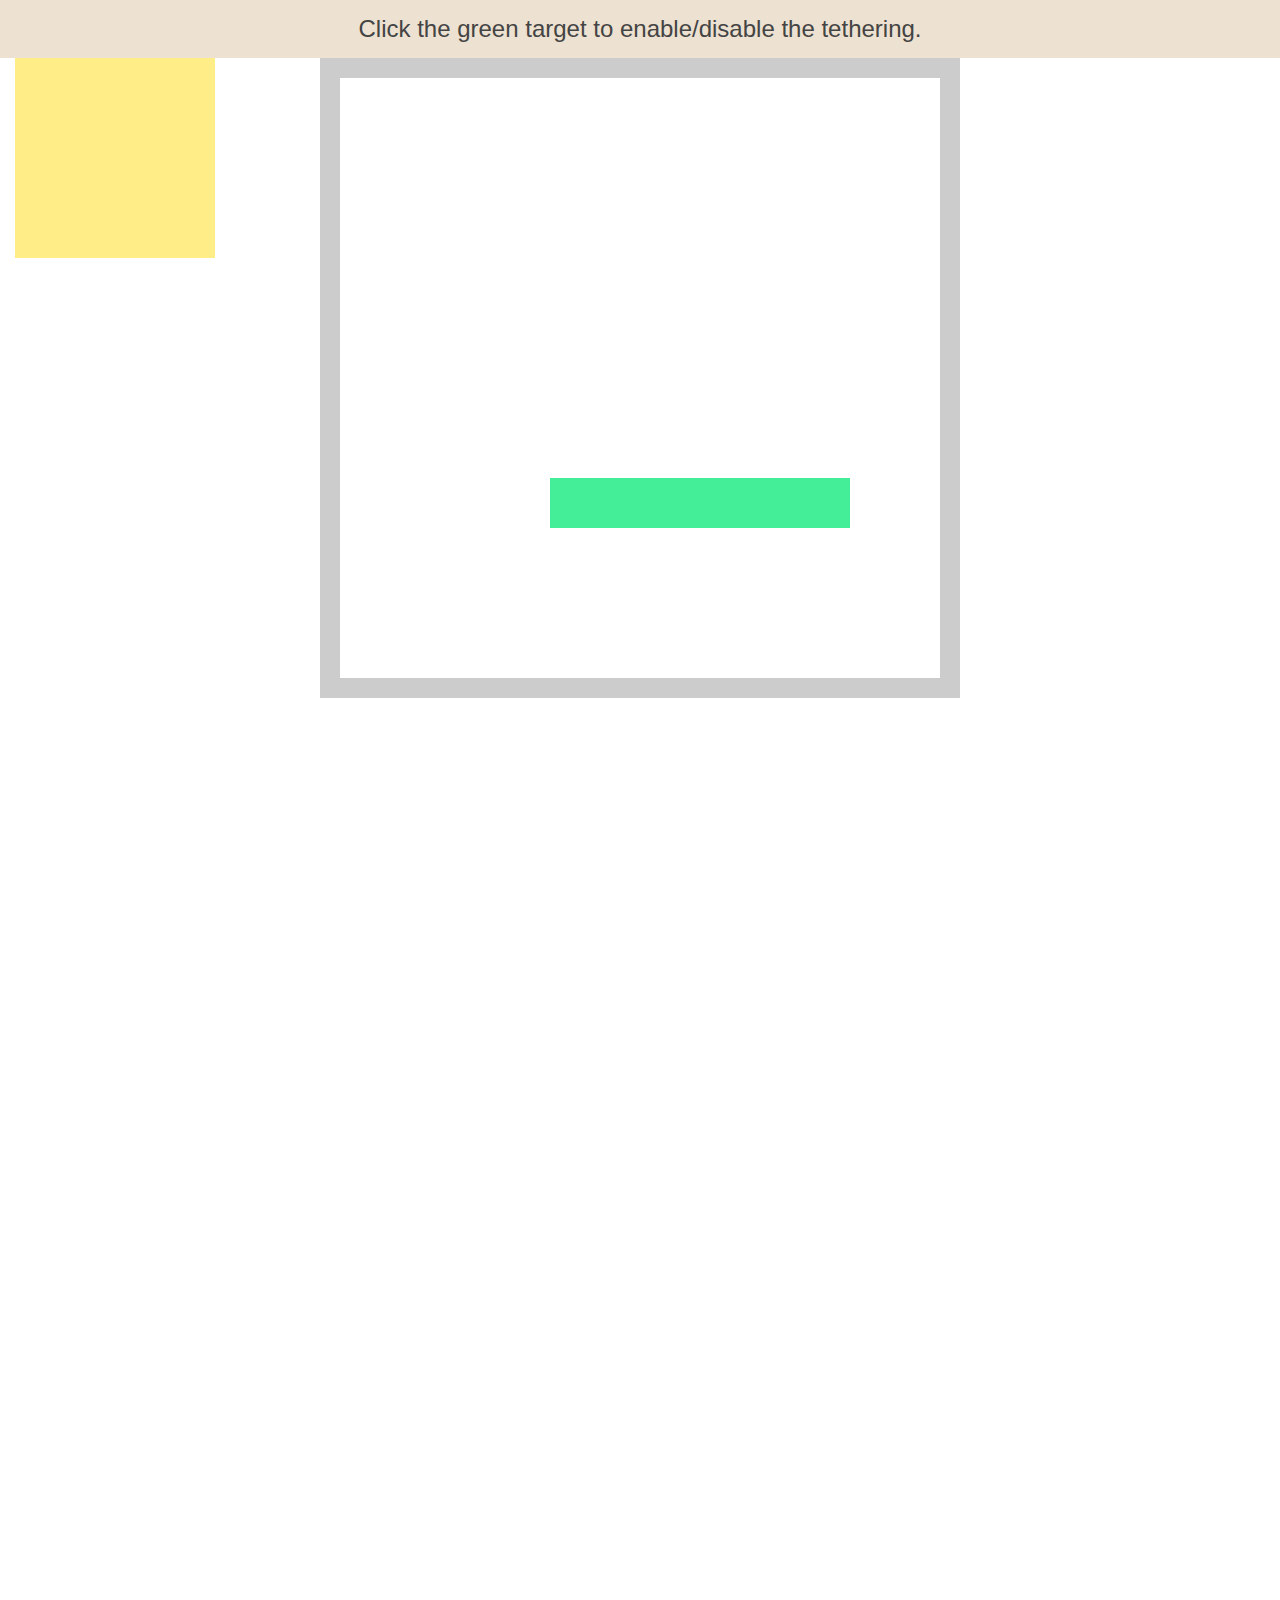
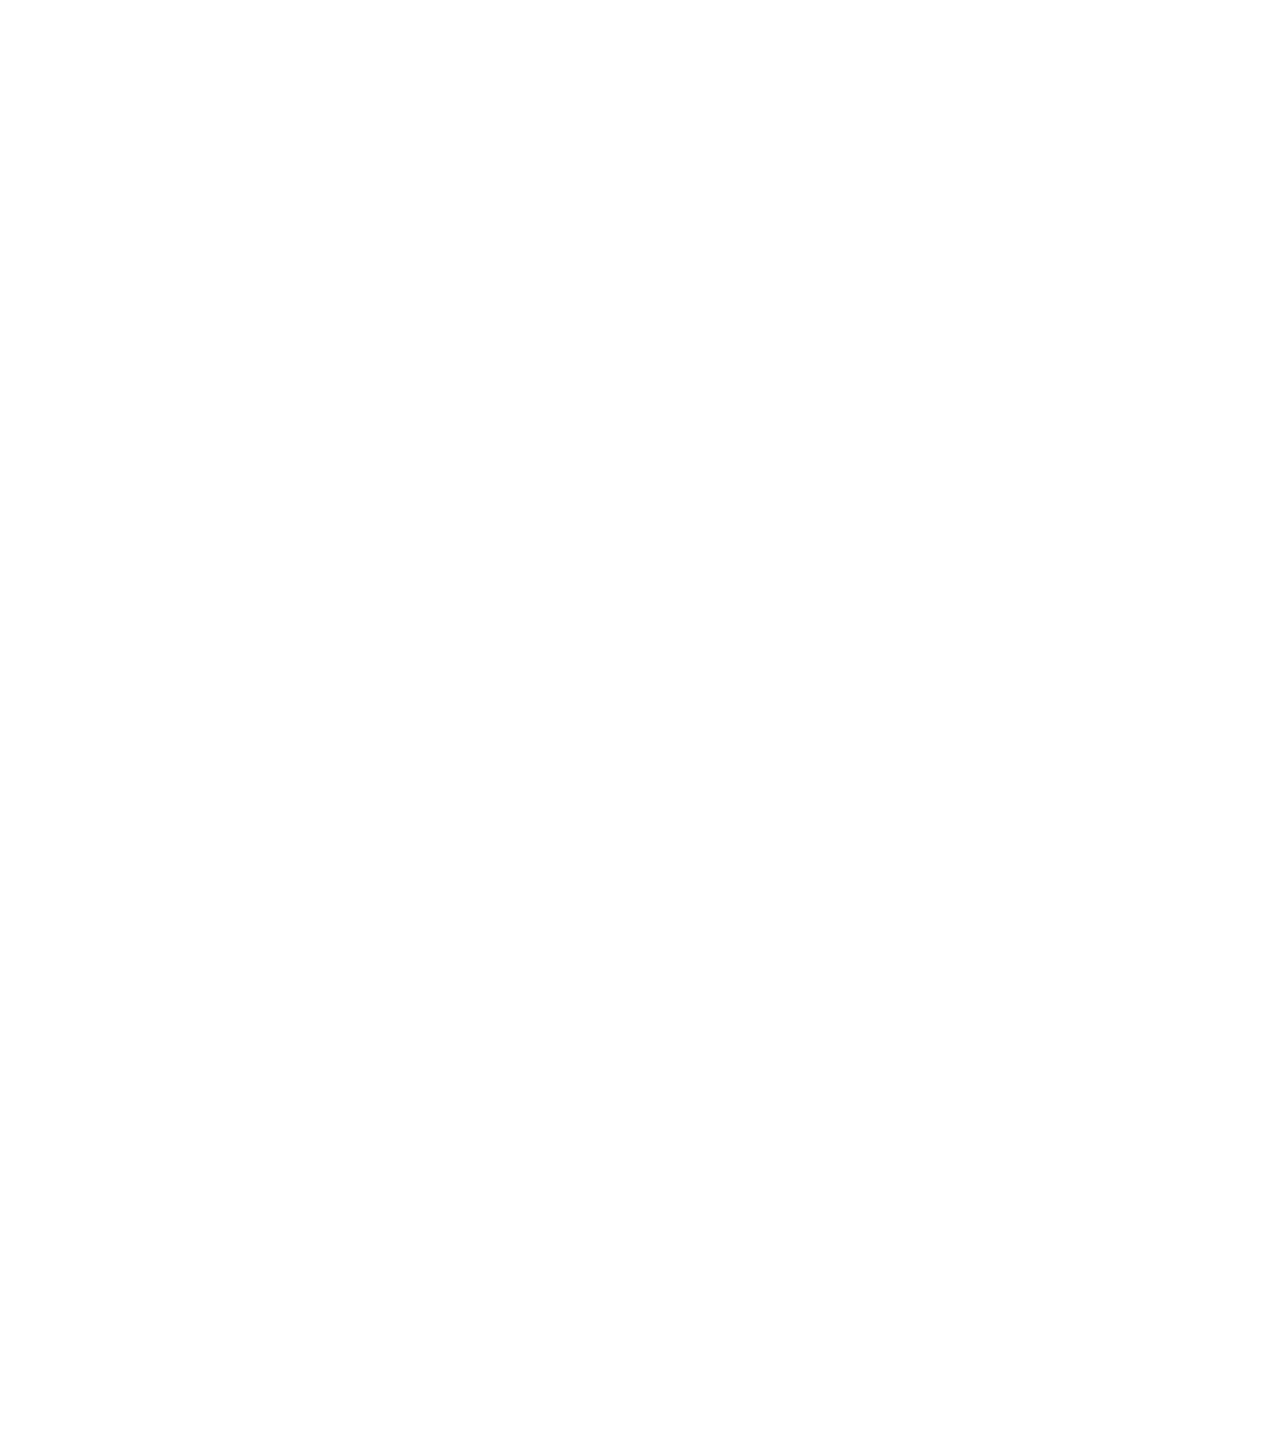
<file: components/tether/examples/enable-disable/index.html>
<!DOCTYPE html>
<html>
    <head>
        <meta charset="utf-8">
        <meta http-equiv="X-UA-Compatible" content="chrome=1">
        <meta name="viewport" content="width=device-width, initial-scale=1, user-scalable=no">
        <link rel="stylesheet" href="../resources/css/base.css" />
        <link rel="stylesheet" href="../common/css/style.css" />
    </head>
    <body>
        <div class="instructions">Click the green target to enable/disable the tethering.</div>

        <div class="element"></div>
        <div class="container">
            <div class="pad"></div>
            <div class="target"></div>
            <div class="pad"></div>
        </div>

        <script src="//github.hubspot.com/tether/dist/js/tether.js"></script>
        <script>
            var tether = new Tether({
                element: '.element',
                target: '.target',
                attachment: 'top left',
                targetAttachment: 'top right'
            });

            document.querySelector('.target').addEventListener('click', function(){
                if (tether.enabled)
                    tether.disable();
                else
                    tether.enable();
            });
        </script>
    </body>
</html>
</file>
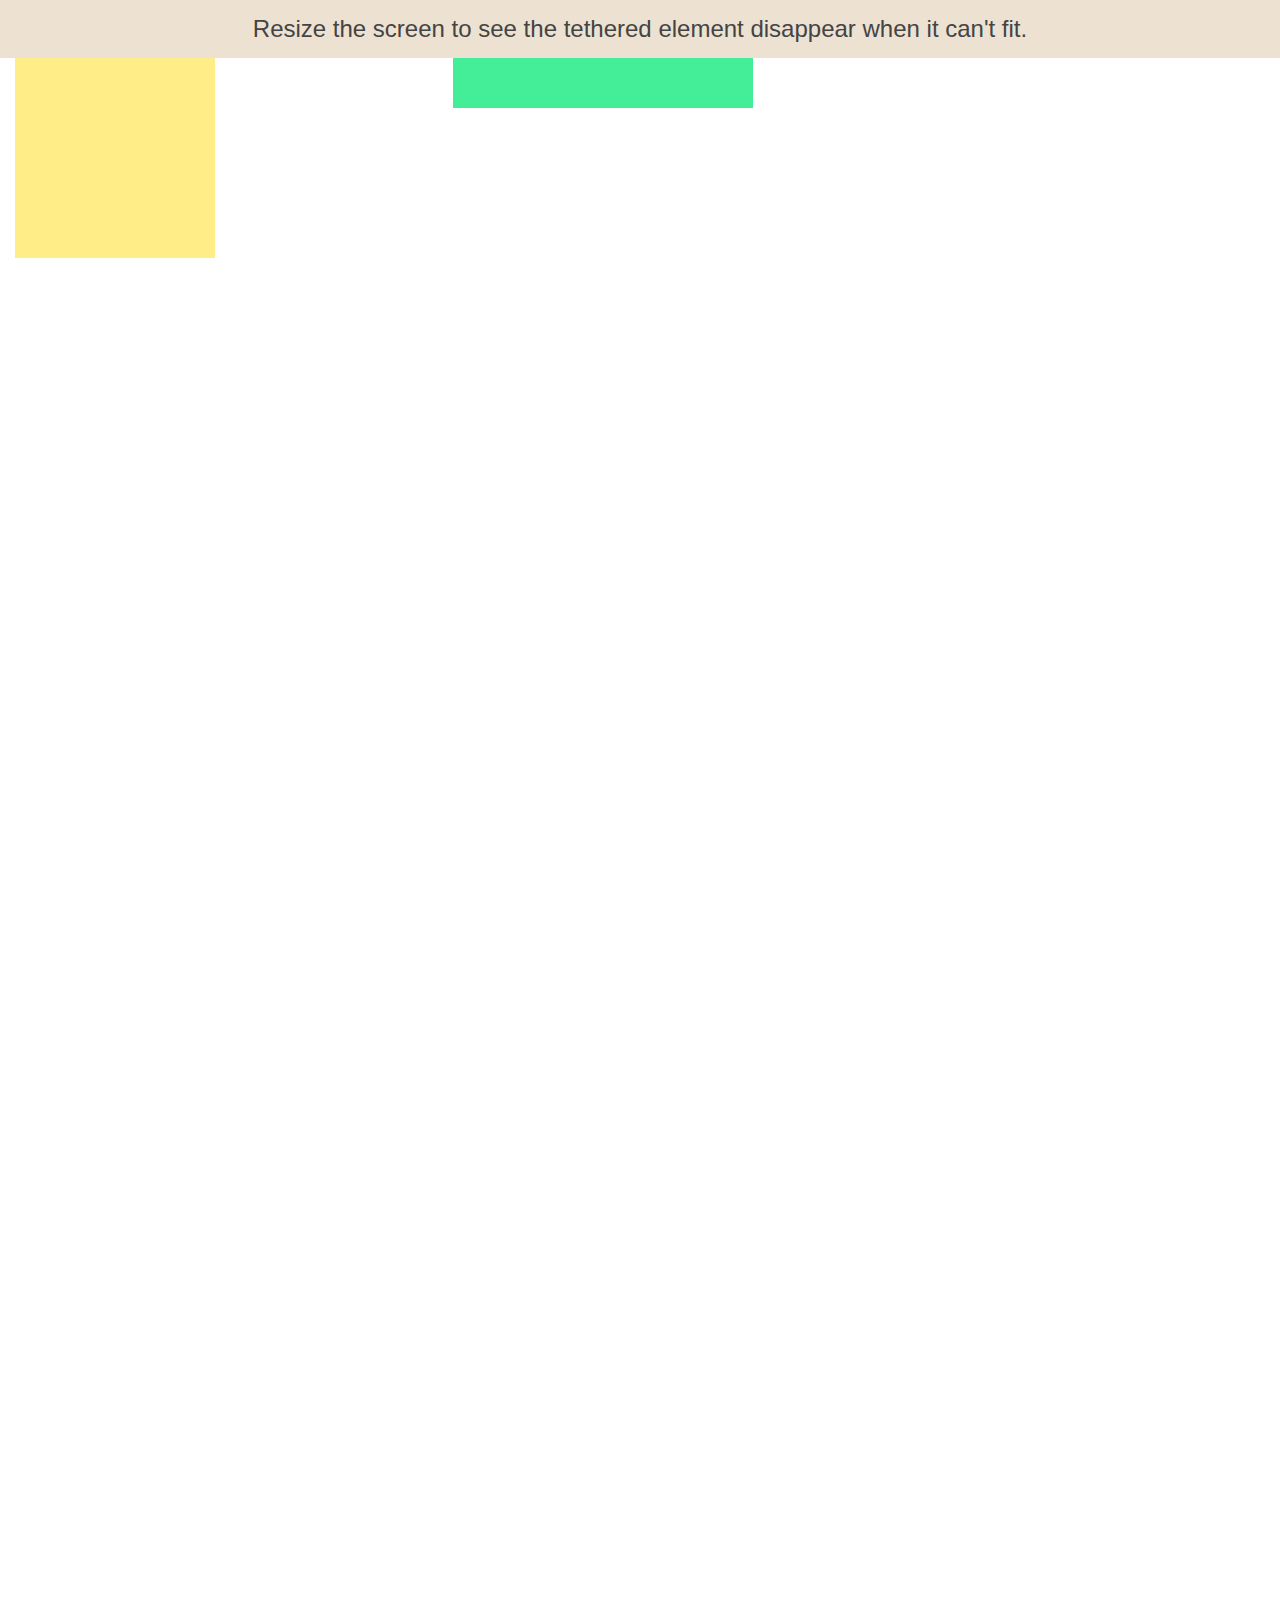
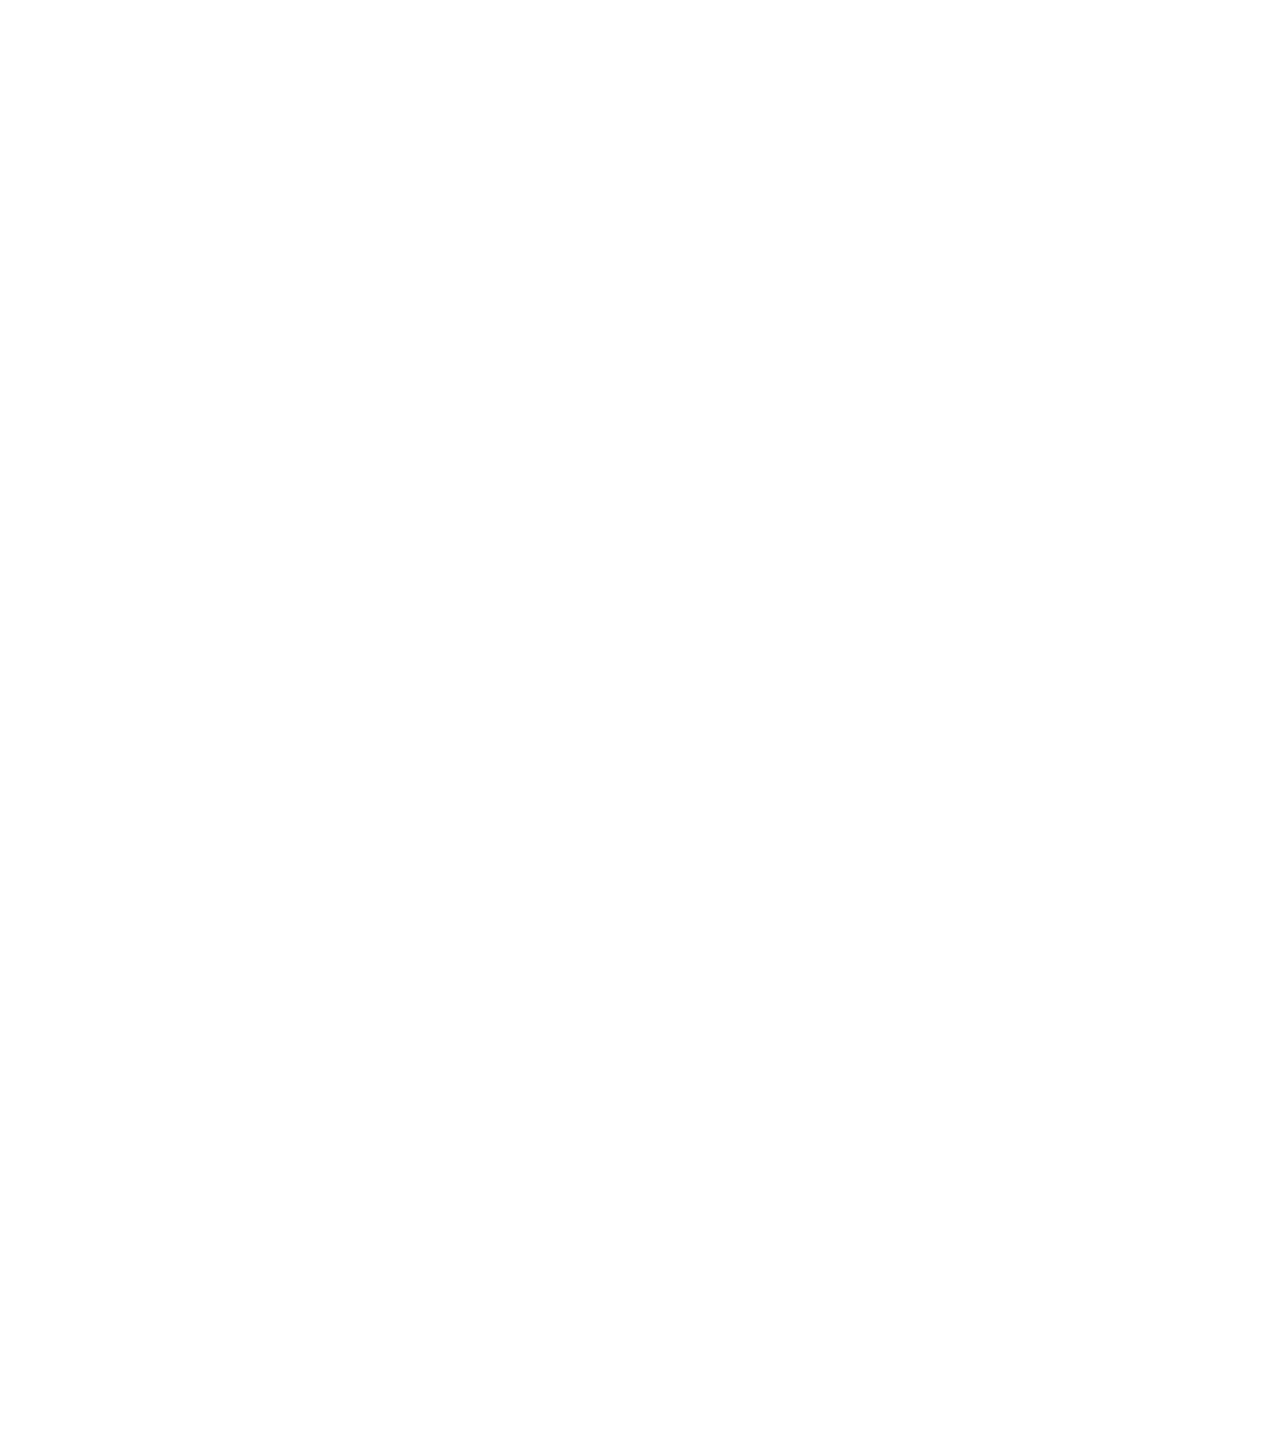
<file: components/tether/examples/out-of-bounds/index.html>
<!DOCTYPE html>
<html>
    <head>
        <meta charset="utf-8">
        <meta http-equiv="X-UA-Compatible" content="chrome=1">
        <meta name="viewport" content="width=device-width, initial-scale=1, user-scalable=no">
        <link rel="stylesheet" href="../resources/css/base.css" />
        <link rel="stylesheet" href="../common/css/style.css" />
        <style>
            .tether-element.tether-out-of-bounds {
                display: none;
            }
        </style>
    </head>
    <body>
        <div class="instructions">Resize the screen to see the tethered element disappear when it can't fit.</div>

        <div class="element"></div>
        <div class="target"></div>

        <script src="//github.hubspot.com/tether/dist/js/tether.js"></script>
        <script>
            var tether = new Tether({
                element: '.element',
                target: '.target',
                attachment: 'top left',
                targetAttachment: 'top right',
                constraints: [{
                    to: 'window',
                    attachment: 'together'
                }]
            });
            tether.on('update', function(event) {
                console.log(event);
            });
        </script>
    </body>
</html>
</file>
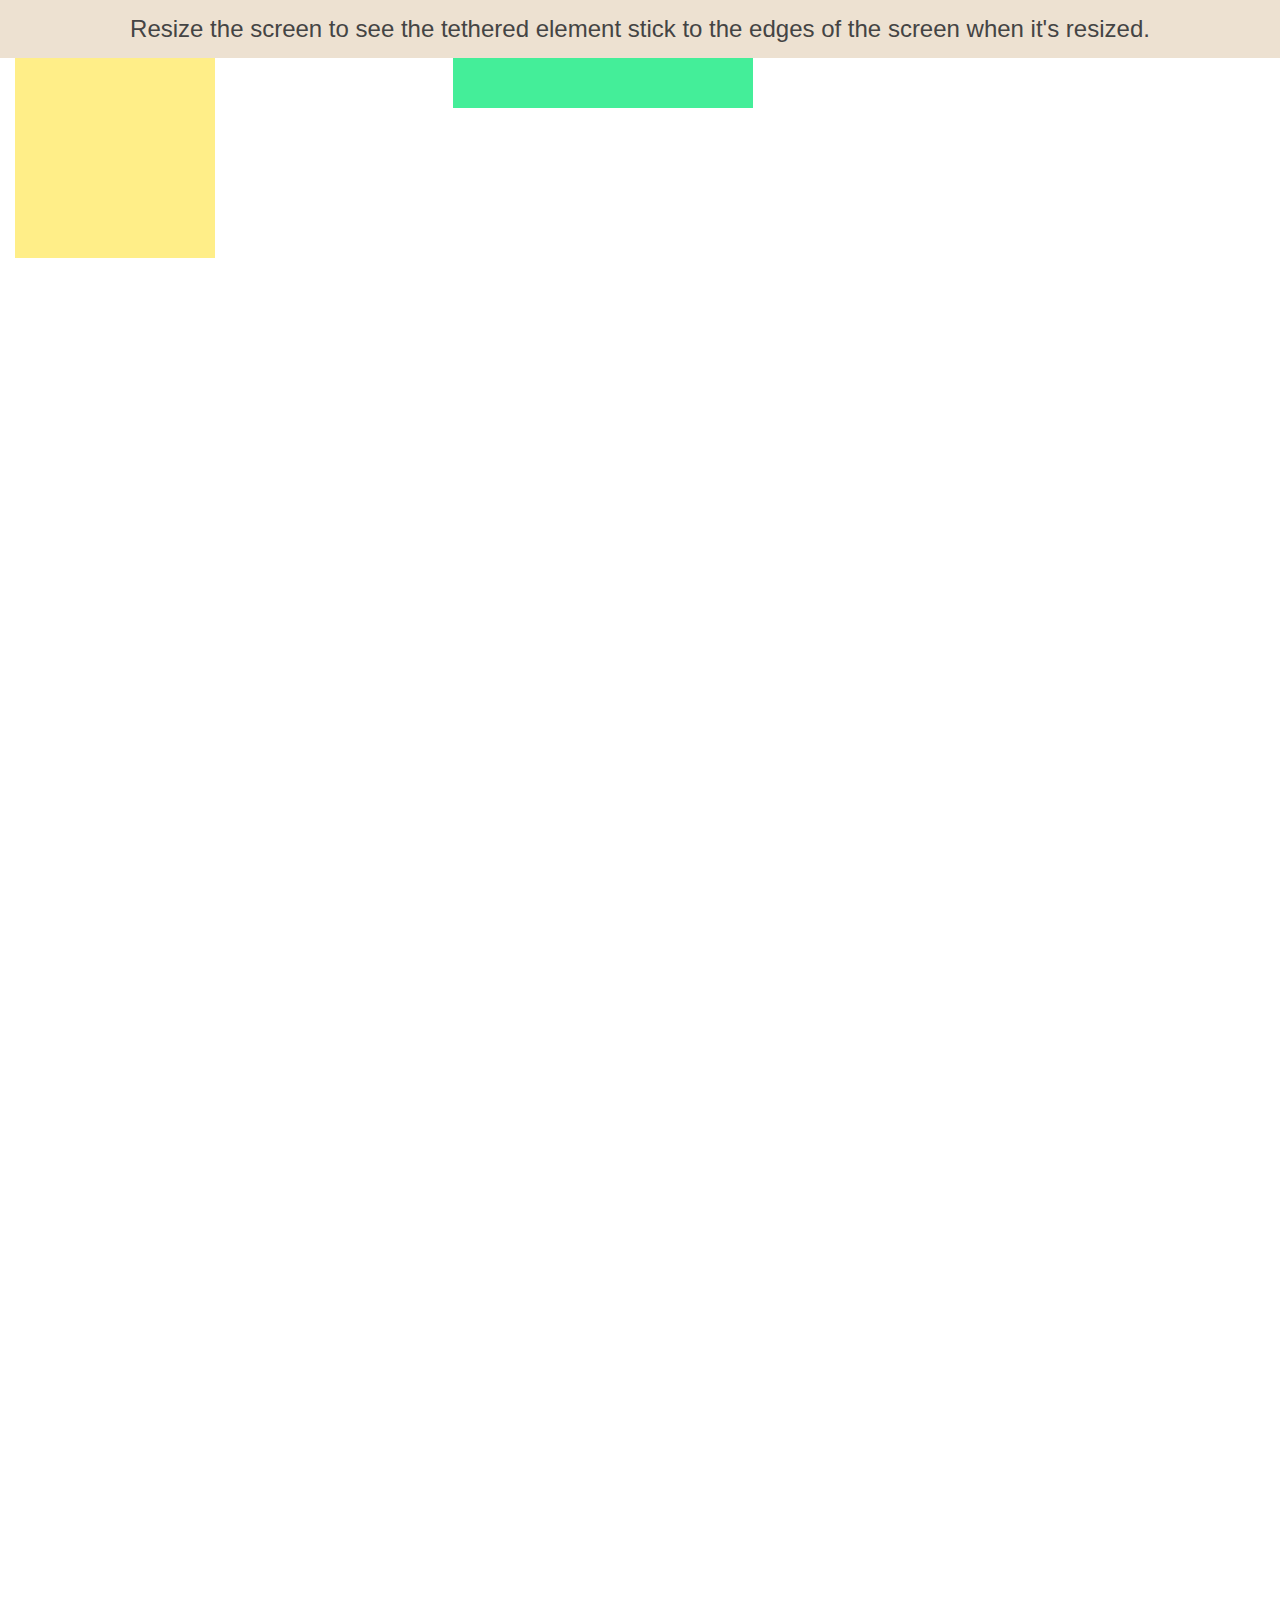
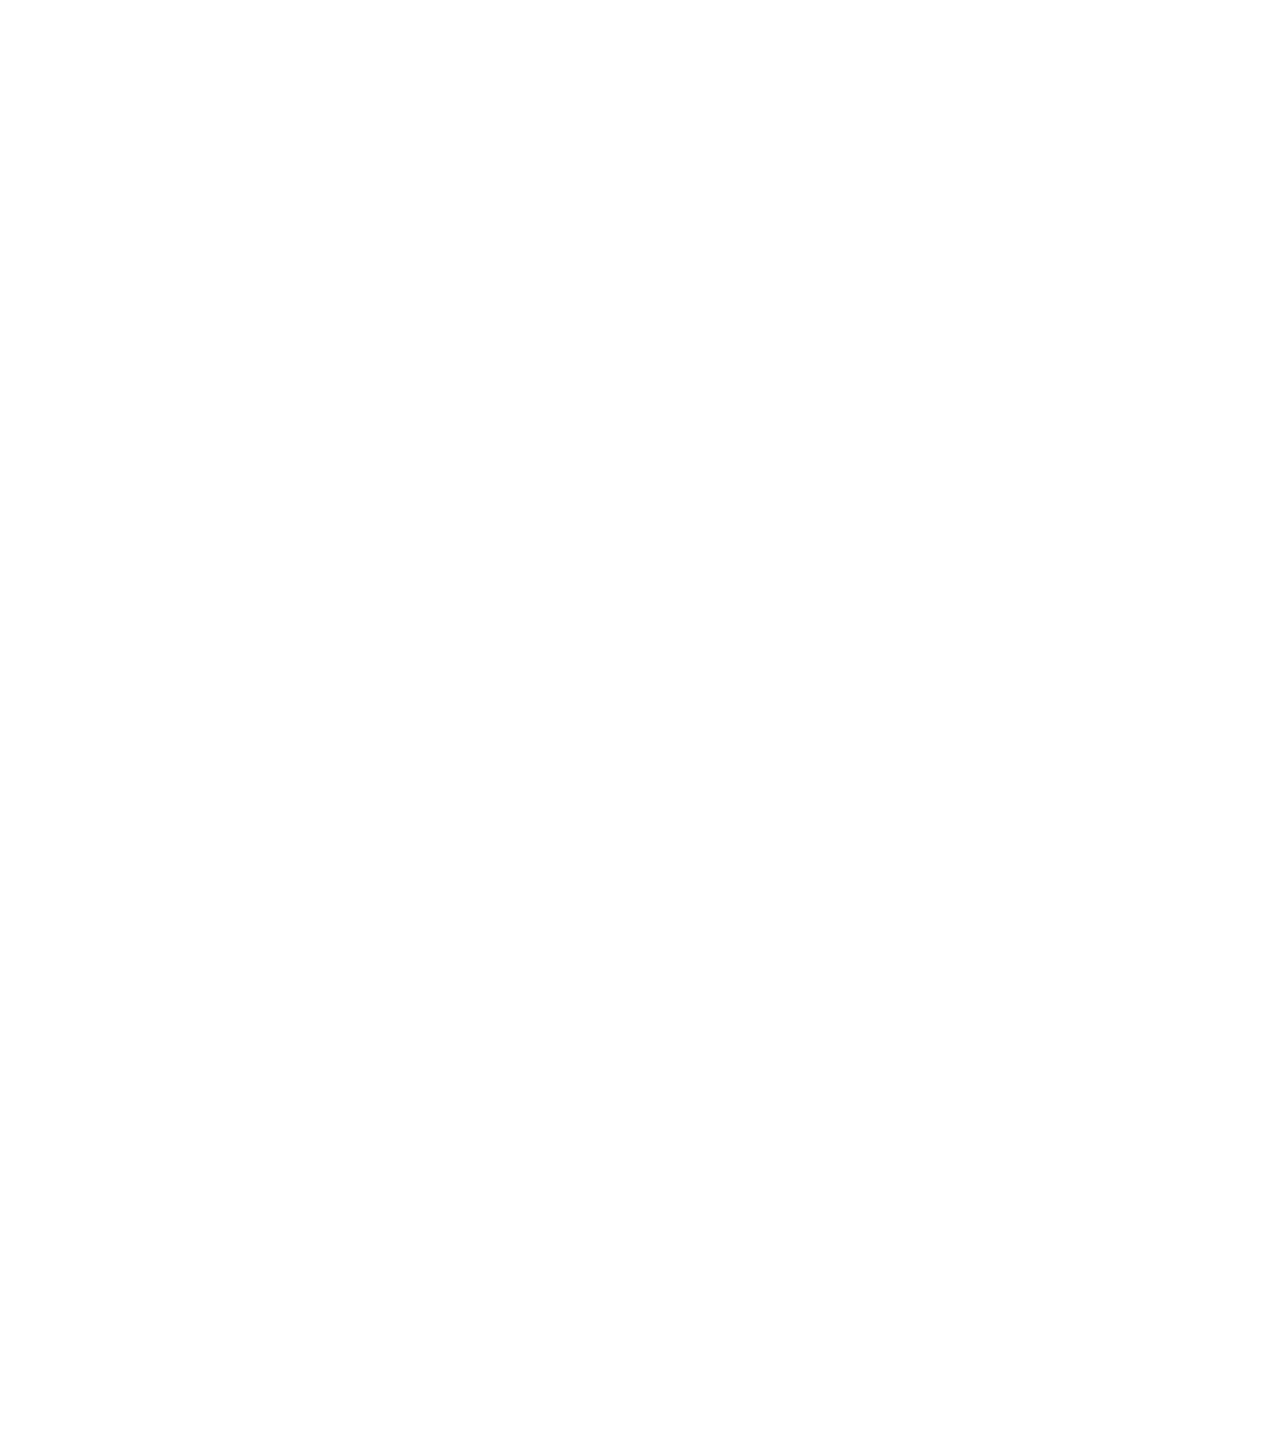
<file: components/tether/examples/pin/index.html>
<!DOCTYPE html>
<html>
    <head>
        <meta charset="utf-8">
        <meta http-equiv="X-UA-Compatible" content="chrome=1">
        <meta name="viewport" content="width=device-width, initial-scale=1, user-scalable=no">
        <link rel="stylesheet" href="../resources/css/base.css" />
        <link rel="stylesheet" href="../common/css/style.css" />
    </head>
    <body>
        <div class="instructions">Resize the screen to see the tethered element stick to the edges of the screen when it's resized.</div>

        <div class="element"></div>
        <div class="target"></div>

        <script src="//github.hubspot.com/tether/dist/js/tether.js"></script>
        <script>
            new Tether({
                element: '.element',
                target: '.target',
                attachment: 'top left',
                targetAttachment: 'top right',
                constraints: [{
                    to: 'window',
                    pin: true
                }]
            });
        </script>
    </body>
</html>
</file>
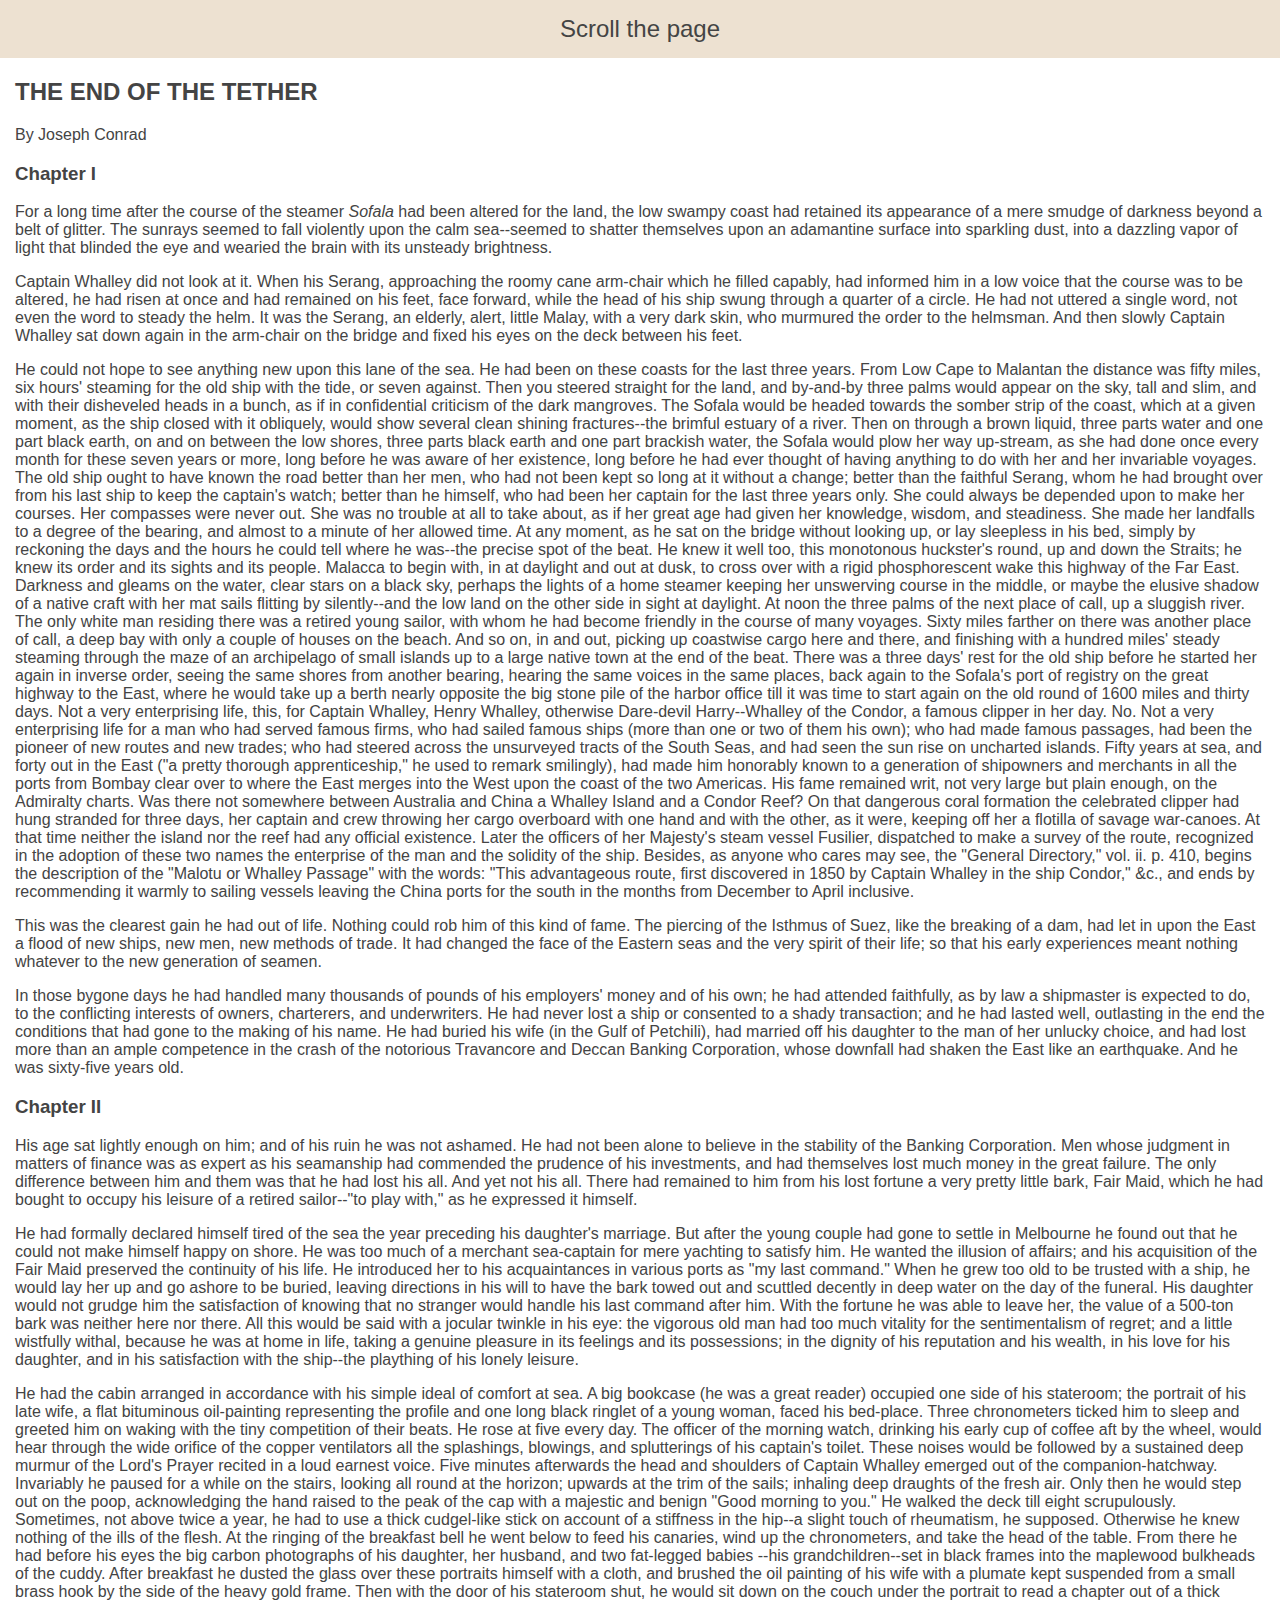
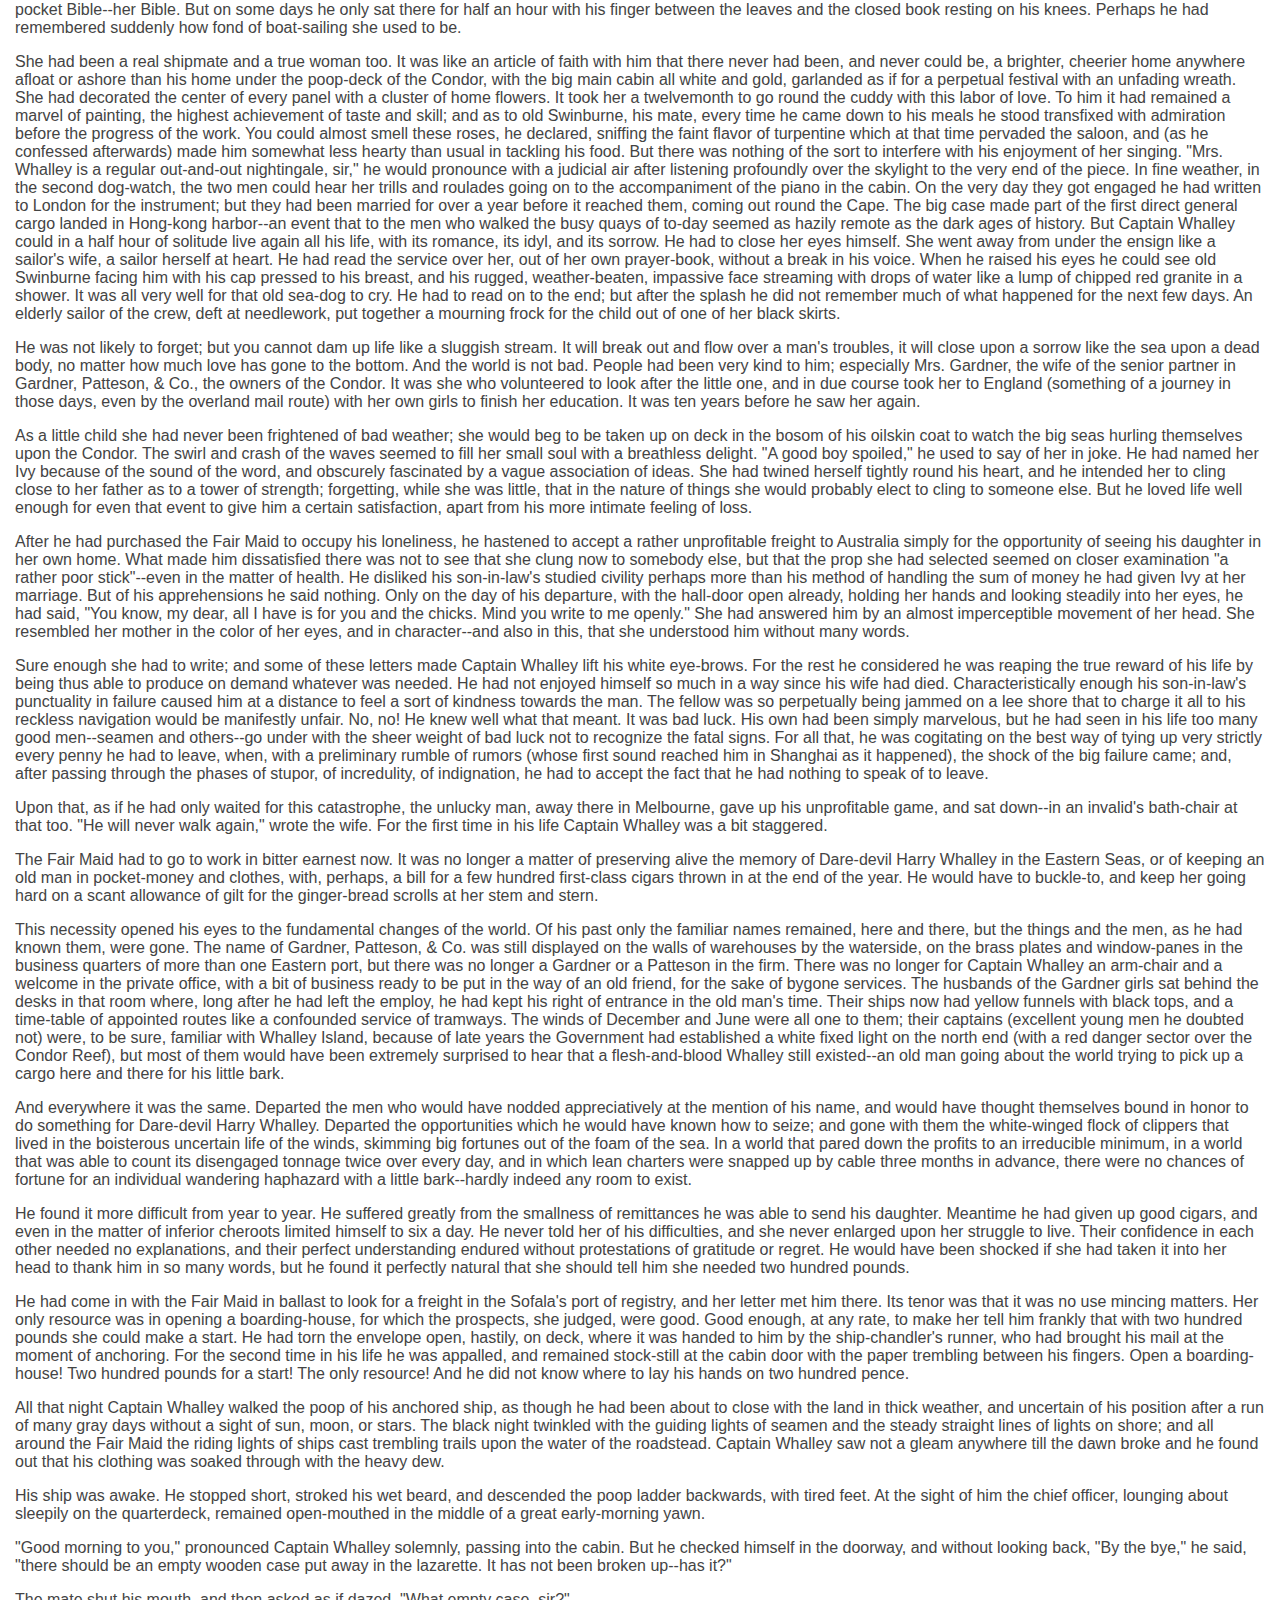
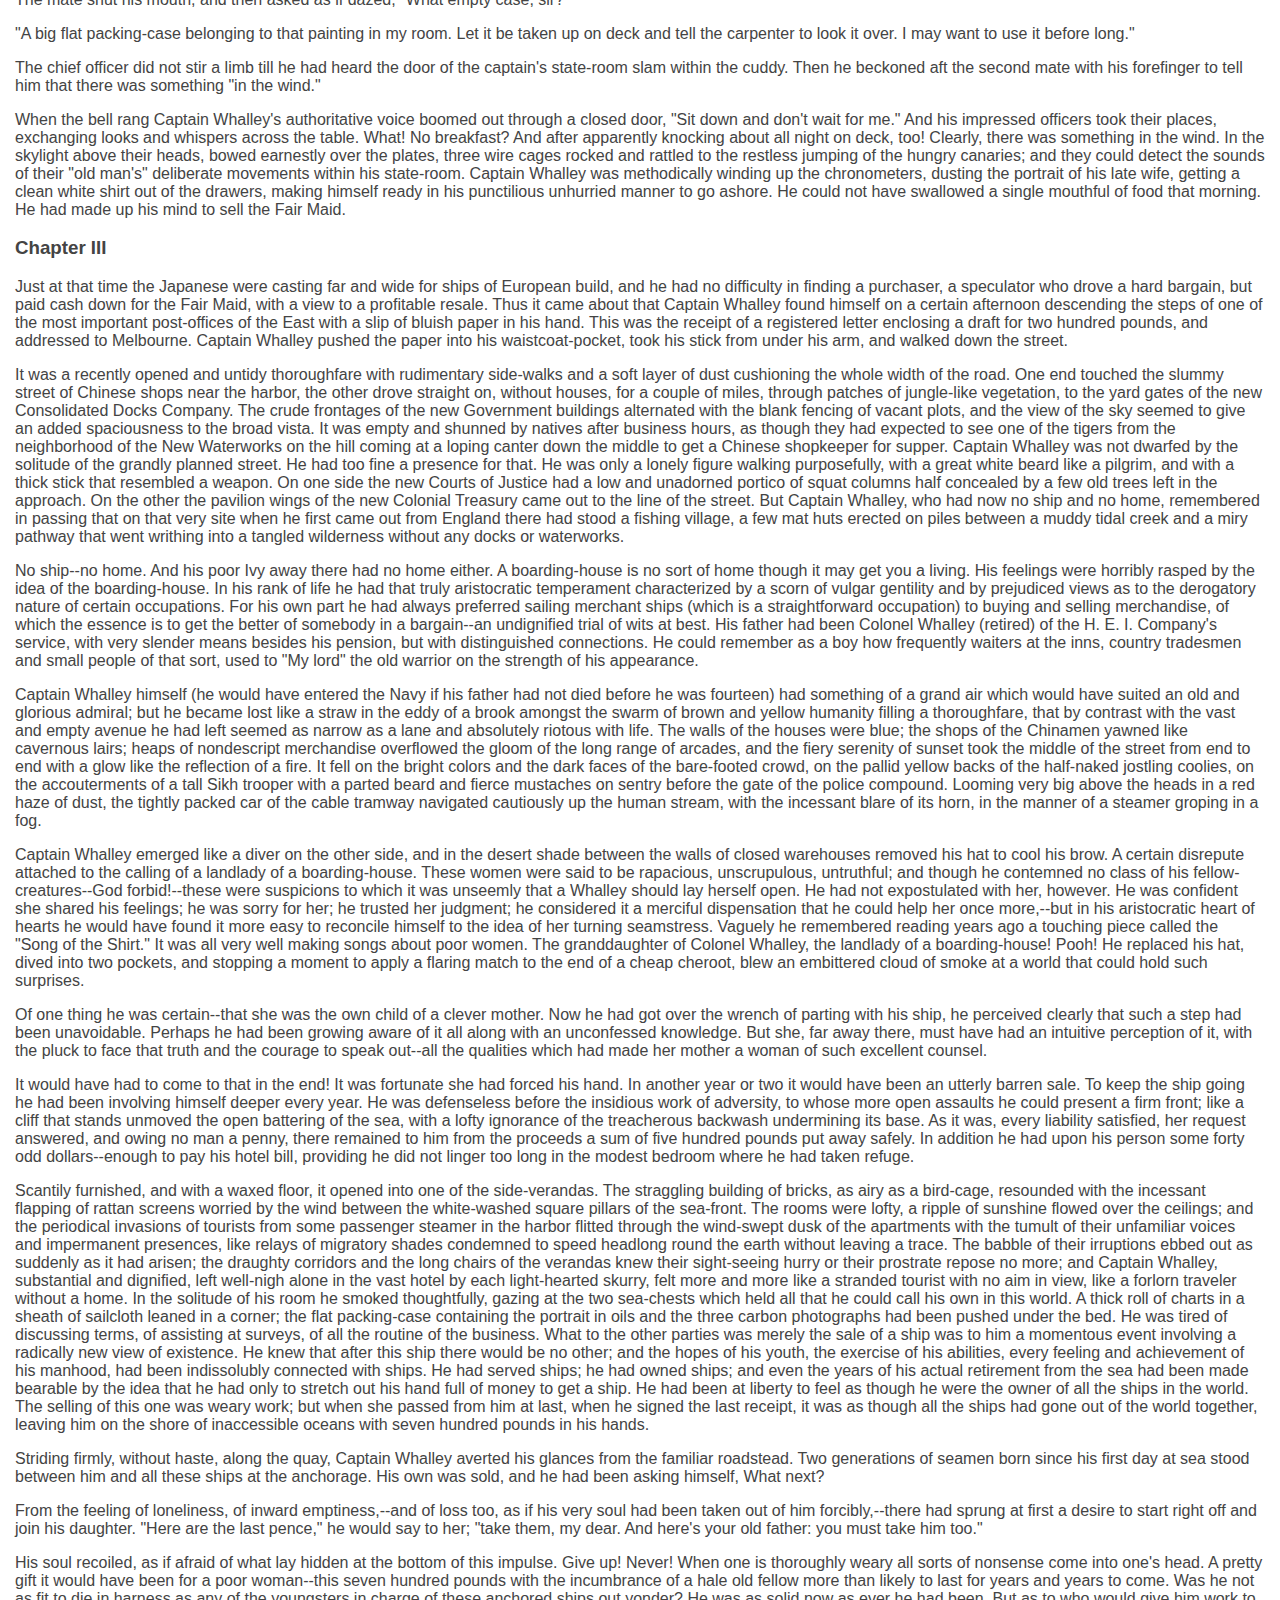
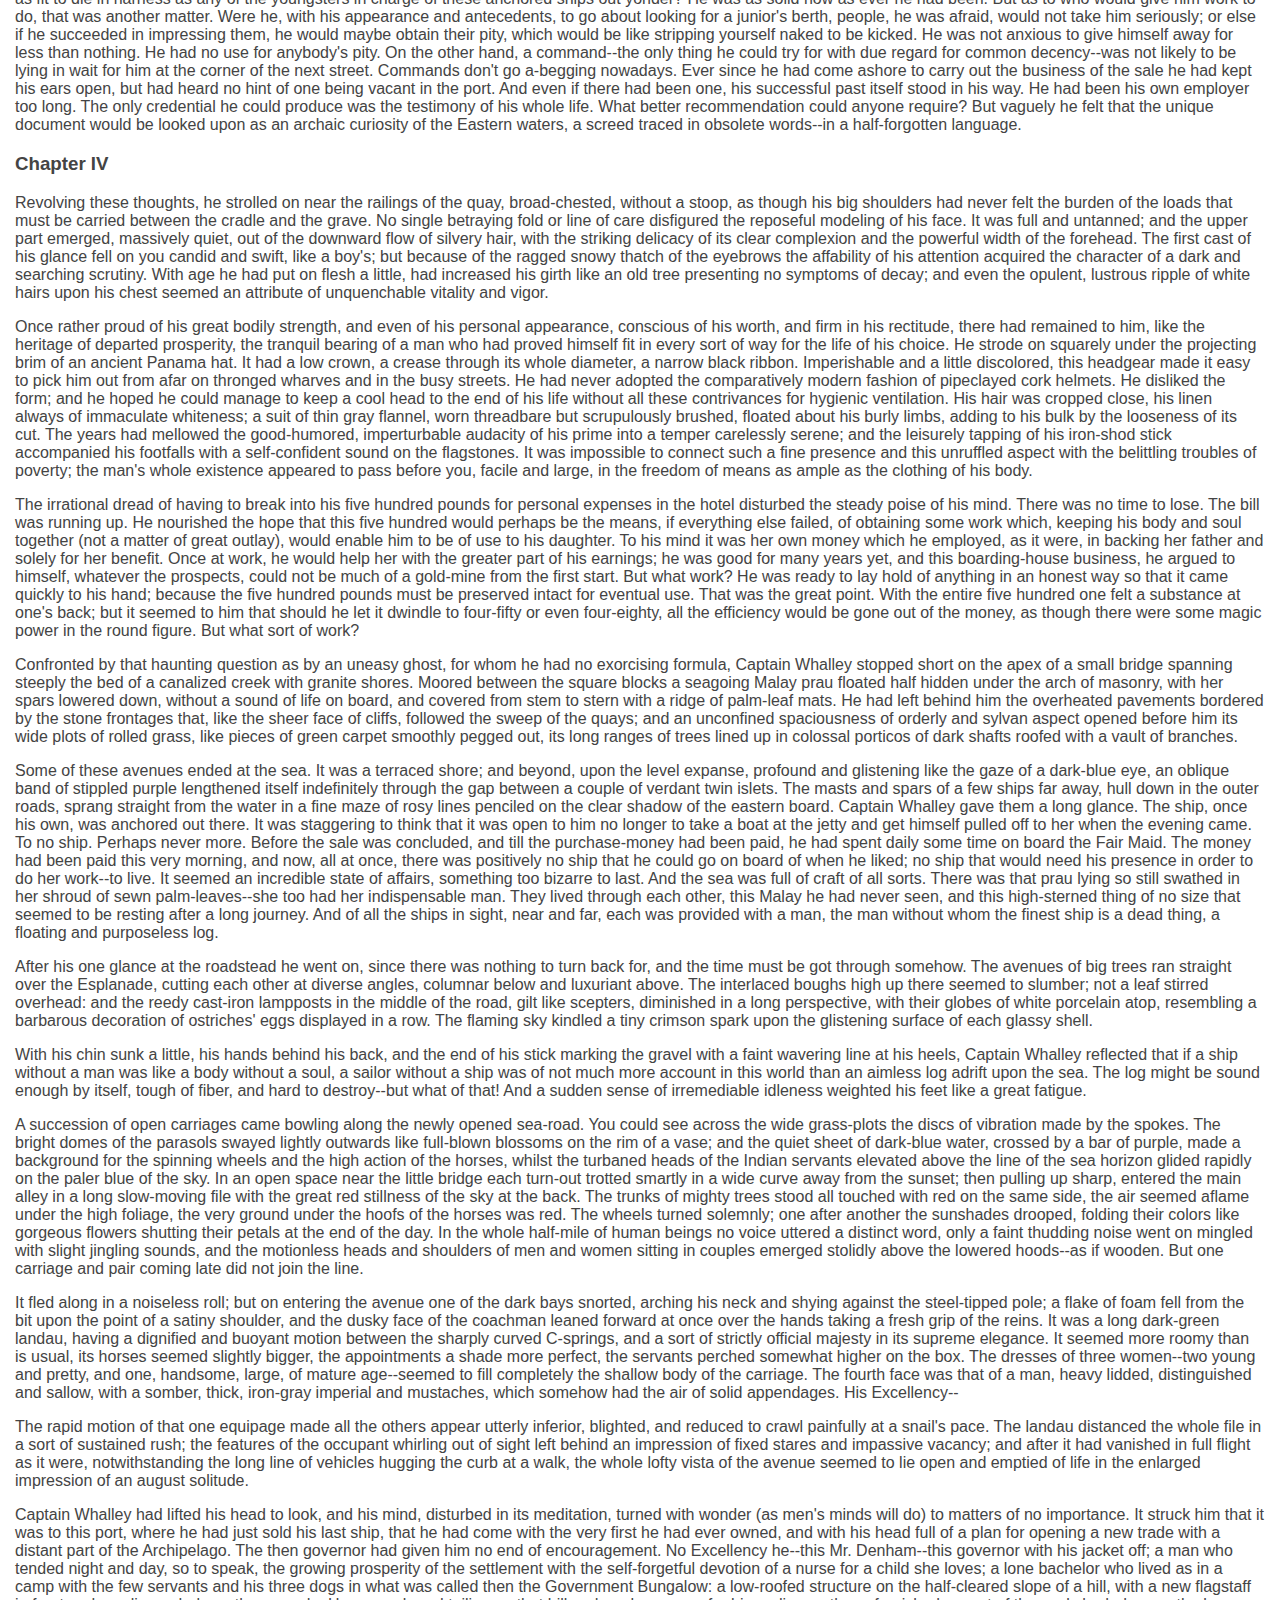
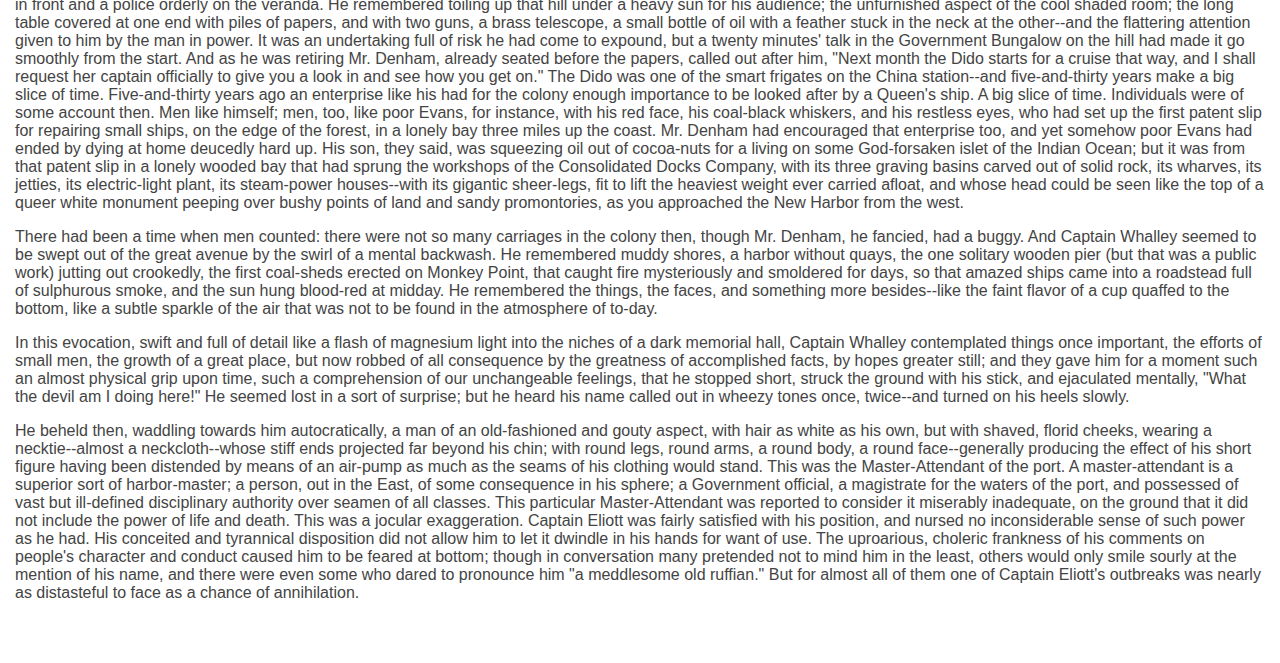
<file: components/tether/examples/scroll/index.html>
<!DOCTYPE html>
<html>
    <head>
        <link rel="stylesheet" href="../resources/css/base.css" />
        <link rel="stylesheet" href="../common/css/style.css" />
    </head>
    <body>

    <div class="instructions">Scroll the page</div>

    <h2>THE END OF THE TETHER</h2>

    <p>By Joseph Conrad</p>

    <h3>Chapter I</h3>

    <p>For a long time after the course of the steamer <em>Sofala</em> had been
    altered for the land, the low swampy coast had retained its appearance
    of a mere smudge of darkness beyond a belt of glitter. The sunrays
    seemed to fall violently upon the calm sea--seemed to shatter themselves
    upon an adamantine surface into sparkling dust, into a dazzling vapor
    of light that blinded the eye and wearied the brain with its unsteady
    brightness.</p>

    <p>Captain Whalley did not look at it. When his Serang, approaching the
    roomy cane arm-chair which he filled capably, had informed him in a low
    voice that the course was to be altered, he had risen at once and had
    remained on his feet, face forward, while the head of his ship swung
    through a quarter of a circle. He had not uttered a single word, not
    even the word to steady the helm. It was the Serang, an elderly, alert,
    little Malay, with a very dark skin, who murmured the order to the
    helmsman. And then slowly Captain Whalley sat down again in the
    arm-chair on the bridge and fixed his eyes on the deck between his feet.</p>

    <p>He could not hope to see anything new upon this lane of the sea. He had
    been on these coasts for the last three years. From Low Cape to Malantan
    the distance was fifty miles, six hours' steaming for the old ship with
    the tide, or seven against. Then you steered straight for the land, and
    by-and-by three palms would appear on the sky, tall and slim, and with
    their disheveled heads in a bunch, as if in confidential criticism of
    the dark mangroves. The Sofala would be headed towards the somber
    strip of the coast, which at a given moment, as the ship closed with
    it obliquely, would show several clean shining fractures--the brimful
    estuary of a river. Then on through a brown liquid, three parts water
    and one part black earth, on and on between the low shores, three parts
    black earth and one part brackish water, the Sofala would plow her way
    up-stream, as she had done once every month for these seven years or
    more, long before he was aware of her existence, long before he had ever
    thought of having anything to do with her and her invariable voyages.
    The old ship ought to have known the road better than her men, who had
    not been kept so long at it without a change; better than the faithful
    Serang, whom he had brought over from his last ship to keep the
    captain's watch; better than he himself, who had been her captain for
    the last three years only. She could always be depended upon to make her
    courses. Her compasses were never out. She was no trouble at all to
    take about, as if her great age had given her knowledge, wisdom, and
    steadiness. She made her landfalls to a degree of the bearing, and
    almost to a minute of her allowed time. At any moment, as he sat on
    the bridge without looking up, or lay sleepless in his bed, simply by
    reckoning the days and the hours he could tell where he was--the precise
    spot of the beat. He knew it well too, this monotonous huckster's
    round, up and down the Straits; he knew its order and its sights and its
    people. Malacca to begin with, in at daylight and out at dusk, to cross
    over with a rigid phosphorescent wake this highway of the Far East.
    Darkness and gleams on the water, clear stars on a black sky, perhaps
    the lights of a home steamer keeping her unswerving course in the
    middle, or maybe the elusive shadow of a native craft with her mat sails
    flitting by silently--and the low land on the other side in sight
    at daylight. At noon the three palms of the next place of call, up a
    sluggish river. The only white man residing there was a retired young
    sailor, with whom he had become friendly in the course of many voyages.
    Sixty miles farther on there was another place of call, a deep bay with
    only a couple of houses on the beach. And so on, in and out, picking
    up coastwise cargo here and there, and finishing with a hundred miles'
    steady steaming through the maze of an archipelago of small islands up
    to a large native town at the end of the beat. There was a three days'
    rest for the old ship before he started her again in inverse order,
    seeing the same shores from another bearing, hearing the same voices
    in the same places, back again to the Sofala's port of registry on
    the great highway to the East, where he would take up a berth nearly
    opposite the big stone pile of the harbor office till it was time to
    start again on the old round of 1600 miles and thirty days. Not a very
    enterprising life, this, for Captain Whalley, Henry Whalley, otherwise
    Dare-devil Harry--Whalley of the Condor, a famous clipper in her day.
    No. Not a very enterprising life for a man who had served famous firms,
    who had sailed famous ships (more than one or two of them his own); who
    had made famous passages, had been the pioneer of new routes and new
    trades; who had steered across the unsurveyed tracts of the South Seas,
    and had seen the sun rise on uncharted islands. Fifty years at sea, and
    forty out in the East ("a pretty thorough apprenticeship," he used
    to remark smilingly), had made him honorably known to a generation of
    shipowners and merchants in all the ports from Bombay clear over to
    where the East merges into the West upon the coast of the two Americas.
    His fame remained writ, not very large but plain enough, on the
    Admiralty charts. Was there not somewhere between Australia and China a
    Whalley Island and a Condor Reef? On that dangerous coral formation the
    celebrated clipper had hung stranded for three days, her captain and
    crew throwing her cargo overboard with one hand and with the other, as
    it were, keeping off her a flotilla of savage war-canoes. At that time
    neither the island nor the reef had any official existence. Later the
    officers of her Majesty's steam vessel Fusilier, dispatched to make a
    survey of the route, recognized in the adoption of these two names the
    enterprise of the man and the solidity of the ship. Besides, as anyone
    who cares may see, the "General Directory," vol. ii. p. 410, begins the
    description of the "Malotu or Whalley Passage" with the words: "This
    advantageous route, first discovered in 1850 by Captain Whalley in the
    ship Condor," &amp;c., and ends by recommending it warmly to sailing vessels
    leaving the China ports for the south in the months from December to
    April inclusive.</p>

    <p>This was the clearest gain he had out of life. Nothing could rob him
    of this kind of fame. The piercing of the Isthmus of Suez, like the
    breaking of a dam, had let in upon the East a flood of new ships, new
    men, new methods of trade. It had changed the face of the Eastern seas
    and the very spirit of their life; so that his early experiences meant
    nothing whatever to the new generation of seamen.</p>

    <p>In those bygone days he had handled many thousands of pounds of his
    employers' money and of his own; he had attended faithfully, as by law
    a shipmaster is expected to do, to the conflicting interests of owners,
    charterers, and underwriters. He had never lost a ship or consented to
    a shady transaction; and he had lasted well, outlasting in the end the
    conditions that had gone to the making of his name. He had buried his
    wife (in the Gulf of Petchili), had married off his daughter to the man
    of her unlucky choice, and had lost more than an ample competence in the
    crash of the notorious Travancore and Deccan Banking Corporation, whose
    downfall had shaken the East like an earthquake. And he was sixty-five
    years old.</p>

    <h3>Chapter II</h3>

    <p>His age sat lightly enough on him; and of his ruin he was not ashamed.
    He had not been alone to believe in the stability of the Banking
    Corporation. Men whose judgment in matters of finance was as expert as
    his seamanship had commended the prudence of his investments, and had
    themselves lost much money in the great failure. The only difference
    between him and them was that he had lost his all. And yet not his all.
    There had remained to him from his lost fortune a very pretty little
    bark, Fair Maid, which he had bought to occupy his leisure of a retired
    sailor--"to play with," as he expressed it himself.</p>

    <p>He had formally declared himself tired of the sea the year preceding his
    daughter's marriage. But after the young couple had gone to settle in
    Melbourne he found out that he could not make himself happy on shore. He
    was too much of a merchant sea-captain for mere yachting to satisfy him.
    He wanted the illusion of affairs; and his acquisition of the Fair
    Maid preserved the continuity of his life. He introduced her to his
    acquaintances in various ports as "my last command." When he grew too
    old to be trusted with a ship, he would lay her up and go ashore to be
    buried, leaving directions in his will to have the bark towed out and
    scuttled decently in deep water on the day of the funeral. His daughter
    would not grudge him the satisfaction of knowing that no stranger would
    handle his last command after him. With the fortune he was able to leave
    her, the value of a 500-ton bark was neither here nor there. All this
    would be said with a jocular twinkle in his eye: the vigorous old man
    had too much vitality for the sentimentalism of regret; and a little
    wistfully withal, because he was at home in life, taking a genuine
    pleasure in its feelings and its possessions; in the dignity of his
    reputation and his wealth, in his love for his daughter, and in his
    satisfaction with the ship--the plaything of his lonely leisure.</p>

    <p>He had the cabin arranged in accordance with his simple ideal of comfort
    at sea. A big bookcase (he was a great reader) occupied one side of his
    stateroom; the portrait of his late wife, a flat bituminous oil-painting
    representing the profile and one long black ringlet of a young woman,
    faced his bed-place. Three chronometers ticked him to sleep and greeted
    him on waking with the tiny competition of their beats. He rose at five
    every day. The officer of the morning watch, drinking his early cup
    of coffee aft by the wheel, would hear through the wide orifice of the
    copper ventilators all the splashings, blowings, and splutterings of
    his captain's toilet. These noises would be followed by a sustained
    deep murmur of the Lord's Prayer recited in a loud earnest voice. Five
    minutes afterwards the head and shoulders of Captain Whalley emerged
    out of the companion-hatchway. Invariably he paused for a while on the
    stairs, looking all round at the horizon; upwards at the trim of the
    sails; inhaling deep draughts of the fresh air. Only then he would step
    out on the poop, acknowledging the hand raised to the peak of the cap
    with a majestic and benign "Good morning to you." He walked the deck
    till eight scrupulously. Sometimes, not above twice a year, he had to
    use a thick cudgel-like stick on account of a stiffness in the hip--a
    slight touch of rheumatism, he supposed. Otherwise he knew nothing of
    the ills of the flesh. At the ringing of the breakfast bell he went
    below to feed his canaries, wind up the chronometers, and take the
    head of the table. From there he had before his eyes the big carbon
    photographs of his daughter, her husband, and two fat-legged babies
    --his grandchildren--set in black frames into the maplewood bulkheads
    of the cuddy. After breakfast he dusted the glass over these portraits
    himself with a cloth, and brushed the oil painting of his wife with a
    plumate kept suspended from a small brass hook by the side of the heavy
    gold frame. Then with the door of his stateroom shut, he would sit down
    on the couch under the portrait to read a chapter out of a thick pocket
    Bible--her Bible. But on some days he only sat there for half an hour
    with his finger between the leaves and the closed book resting on his
    knees. Perhaps he had remembered suddenly how fond of boat-sailing she
    used to be.</p>

    <p>She had been a real shipmate and a true woman too. It was like an
    article of faith with him that there never had been, and never could be,
    a brighter, cheerier home anywhere afloat or ashore than his home under
    the poop-deck of the Condor, with the big main cabin all white and gold,
    garlanded as if for a perpetual festival with an unfading wreath. She
    had decorated the center of every panel with a cluster of home flowers.
    It took her a twelvemonth to go round the cuddy with this labor of love.
    To him it had remained a marvel of painting, the highest achievement of
    taste and skill; and as to old Swinburne, his mate, every time he
    came down to his meals he stood transfixed with admiration before the
    progress of the work. You could almost smell these roses, he declared,
    sniffing the faint flavor of turpentine which at that time pervaded the
    saloon, and (as he confessed afterwards) made him somewhat less hearty
    than usual in tackling his food. But there was nothing of the sort to
    interfere with his enjoyment of her singing. "Mrs. Whalley is a regular
    out-and-out nightingale, sir," he would pronounce with a judicial air
    after listening profoundly over the skylight to the very end of the
    piece. In fine weather, in the second dog-watch, the two men could hear
    her trills and roulades going on to the accompaniment of the piano in
    the cabin. On the very day they got engaged he had written to London
    for the instrument; but they had been married for over a year before it
    reached them, coming out round the Cape. The big case made part of the
    first direct general cargo landed in Hong-kong harbor--an event that to
    the men who walked the busy quays of to-day seemed as hazily remote as
    the dark ages of history. But Captain Whalley could in a half hour of
    solitude live again all his life, with its romance, its idyl, and its
    sorrow. He had to close her eyes himself. She went away from under the
    ensign like a sailor's wife, a sailor herself at heart. He had read
    the service over her, out of her own prayer-book, without a break in his
    voice. When he raised his eyes he could see old Swinburne facing him
    with his cap pressed to his breast, and his rugged, weather-beaten,
    impassive face streaming with drops of water like a lump of chipped red
    granite in a shower. It was all very well for that old sea-dog to cry.
    He had to read on to the end; but after the splash he did not remember
    much of what happened for the next few days. An elderly sailor of the
    crew, deft at needlework, put together a mourning frock for the child
    out of one of her black skirts.</p>

    <p>He was not likely to forget; but you cannot dam up life like a sluggish
    stream. It will break out and flow over a man's troubles, it will close
    upon a sorrow like the sea upon a dead body, no matter how much love has
    gone to the bottom. And the world is not bad. People had been very
    kind to him; especially Mrs. Gardner, the wife of the senior partner
    in Gardner, Patteson, &amp; Co., the owners of the Condor. It was she who
    volunteered to look after the little one, and in due course took her to
    England (something of a journey in those days, even by the overland
    mail route) with her own girls to finish her education. It was ten years
    before he saw her again.</p>

    <p>As a little child she had never been frightened of bad weather; she
    would beg to be taken up on deck in the bosom of his oilskin coat to
    watch the big seas hurling themselves upon the Condor. The swirl and
    crash of the waves seemed to fill her small soul with a breathless
    delight. "A good boy spoiled," he used to say of her in joke. He had
    named her Ivy because of the sound of the word, and obscurely fascinated
    by a vague association of ideas. She had twined herself tightly round
    his heart, and he intended her to cling close to her father as to a
    tower of strength; forgetting, while she was little, that in the nature
    of things she would probably elect to cling to someone else. But
    he loved life well enough for even that event to give him a certain
    satisfaction, apart from his more intimate feeling of loss.</p>

    <p>After he had purchased the Fair Maid to occupy his loneliness, he
    hastened to accept a rather unprofitable freight to Australia simply for
    the opportunity of seeing his daughter in her own home. What made him
    dissatisfied there was not to see that she clung now to somebody else,
    but that the prop she had selected seemed on closer examination "a
    rather poor stick"--even in the matter of health. He disliked his
    son-in-law's studied civility perhaps more than his method of
    handling the sum of money he had given Ivy at her marriage. But of his
    apprehensions he said nothing. Only on the day of his departure, with
    the hall-door open already, holding her hands and looking steadily into
    her eyes, he had said, "You know, my dear, all I have is for you and the
    chicks. Mind you write to me openly." She had answered him by an almost
    imperceptible movement of her head. She resembled her mother in
    the color of her eyes, and in character--and also in this, that she
    understood him without many words.</p>

    <p>Sure enough she had to write; and some of these letters made Captain
    Whalley lift his white eye-brows. For the rest he considered he was
    reaping the true reward of his life by being thus able to produce on
    demand whatever was needed. He had not enjoyed himself so much in a
    way since his wife had died. Characteristically enough his son-in-law's
    punctuality in failure caused him at a distance to feel a sort of
    kindness towards the man. The fellow was so perpetually being jammed on
    a lee shore that to charge it all to his reckless navigation would be
    manifestly unfair. No, no! He knew well what that meant. It was bad
    luck. His own had been simply marvelous, but he had seen in his life too
    many good men--seamen and others--go under with the sheer weight of bad
    luck not to recognize the fatal signs. For all that, he was cogitating
    on the best way of tying up very strictly every penny he had to leave,
    when, with a preliminary rumble of rumors (whose first sound reached
    him in Shanghai as it happened), the shock of the big failure came;
    and, after passing through the phases of stupor, of incredulity, of
    indignation, he had to accept the fact that he had nothing to speak of
    to leave.</p>

    <p>Upon that, as if he had only waited for this catastrophe, the unlucky
    man, away there in Melbourne, gave up his unprofitable game, and sat
    down--in an invalid's bath-chair at that too. "He will never walk
    again," wrote the wife. For the first time in his life Captain Whalley
    was a bit staggered.</p>

    <p>The Fair Maid had to go to work in bitter earnest now. It was no longer
    a matter of preserving alive the memory of Dare-devil Harry Whalley in
    the Eastern Seas, or of keeping an old man in pocket-money and clothes,
    with, perhaps, a bill for a few hundred first-class cigars thrown in at
    the end of the year. He would have to buckle-to, and keep her going hard
    on a scant allowance of gilt for the ginger-bread scrolls at her stem
    and stern.</p>

    <p>This necessity opened his eyes to the fundamental changes of the world.
    Of his past only the familiar names remained, here and there, but
    the things and the men, as he had known them, were gone. The name of
    Gardner, Patteson, &amp; Co. was still displayed on the walls of warehouses
    by the waterside, on the brass plates and window-panes in the business
    quarters of more than one Eastern port, but there was no longer a
    Gardner or a Patteson in the firm. There was no longer for Captain
    Whalley an arm-chair and a welcome in the private office, with a bit of
    business ready to be put in the way of an old friend, for the sake of
    bygone services. The husbands of the Gardner girls sat behind the desks
    in that room where, long after he had left the employ, he had kept his
    right of entrance in the old man's time. Their ships now had yellow
    funnels with black tops, and a time-table of appointed routes like a
    confounded service of tramways. The winds of December and June were all
    one to them; their captains (excellent young men he doubted not) were,
    to be sure, familiar with Whalley Island, because of late years the
    Government had established a white fixed light on the north end (with
    a red danger sector over the Condor Reef), but most of them would have
    been extremely surprised to hear that a flesh-and-blood Whalley still
    existed--an old man going about the world trying to pick up a cargo here
    and there for his little bark.</p>

    <p>And everywhere it was the same. Departed the men who would have nodded
    appreciatively at the mention of his name, and would have thought
    themselves bound in honor to do something for Dare-devil Harry Whalley.
    Departed the opportunities which he would have known how to seize; and
    gone with them the white-winged flock of clippers that lived in the
    boisterous uncertain life of the winds, skimming big fortunes out of
    the foam of the sea. In a world that pared down the profits to an
    irreducible minimum, in a world that was able to count its disengaged
    tonnage twice over every day, and in which lean charters were snapped up
    by cable three months in advance, there were no chances of fortune for
    an individual wandering haphazard with a little bark--hardly indeed any
    room to exist.</p>

    <p>He found it more difficult from year to year. He suffered greatly from
    the smallness of remittances he was able to send his daughter. Meantime
    he had given up good cigars, and even in the matter of inferior cheroots
    limited himself to six a day. He never told her of his difficulties, and
    she never enlarged upon her struggle to live. Their confidence in each
    other needed no explanations, and their perfect understanding endured
    without protestations of gratitude or regret. He would have been shocked
    if she had taken it into her head to thank him in so many words, but
    he found it perfectly natural that she should tell him she needed two
    hundred pounds.</p>

    <p>He had come in with the Fair Maid in ballast to look for a freight in
    the Sofala's port of registry, and her letter met him there. Its tenor
    was that it was no use mincing matters. Her only resource was in opening
    a boarding-house, for which the prospects, she judged, were good. Good
    enough, at any rate, to make her tell him frankly that with two hundred
    pounds she could make a start. He had torn the envelope open, hastily,
    on deck, where it was handed to him by the ship-chandler's runner, who
    had brought his mail at the moment of anchoring. For the second time
    in his life he was appalled, and remained stock-still at the cabin door
    with the paper trembling between his fingers. Open a boarding-house! Two
    hundred pounds for a start! The only resource! And he did not know where
    to lay his hands on two hundred pence.</p>

    <p>All that night Captain Whalley walked the poop of his anchored ship, as
    though he had been about to close with the land in thick weather, and
    uncertain of his position after a run of many gray days without a sight
    of sun, moon, or stars. The black night twinkled with the guiding lights
    of seamen and the steady straight lines of lights on shore; and all
    around the Fair Maid the riding lights of ships cast trembling trails
    upon the water of the roadstead. Captain Whalley saw not a gleam
    anywhere till the dawn broke and he found out that his clothing was
    soaked through with the heavy dew.</p>

    <p>His ship was awake. He stopped short, stroked his wet beard, and
    descended the poop ladder backwards, with tired feet. At the sight
    of him the chief officer, lounging about sleepily on the quarterdeck,
    remained open-mouthed in the middle of a great early-morning yawn.</p>

    <p>"Good morning to you," pronounced Captain Whalley solemnly, passing into
    the cabin. But he checked himself in the doorway, and without looking
    back, "By the bye," he said, "there should be an empty wooden case put
    away in the lazarette. It has not been broken up--has it?"</p>

    <p>The mate shut his mouth, and then asked as if dazed, "What empty case,
    sir?"</p>

    <p>"A big flat packing-case belonging to that painting in my room. Let it
    be taken up on deck and tell the carpenter to look it over. I may want
    to use it before long."</p>

    <p>The chief officer did not stir a limb till he had heard the door of the
    captain's state-room slam within the cuddy. Then he beckoned aft the
    second mate with his forefinger to tell him that there was something "in
    the wind."</p>

    <p>When the bell rang Captain Whalley's authoritative voice boomed out
    through a closed door, "Sit down and don't wait for me." And his
    impressed officers took their places, exchanging looks and whispers
    across the table. What! No breakfast? And after apparently knocking
    about all night on deck, too! Clearly, there was something in the wind.
    In the skylight above their heads, bowed earnestly over the plates,
    three wire cages rocked and rattled to the restless jumping of the
    hungry canaries; and they could detect the sounds of their "old
    man's" deliberate movements within his state-room. Captain Whalley was
    methodically winding up the chronometers, dusting the portrait of
    his late wife, getting a clean white shirt out of the drawers, making
    himself ready in his punctilious unhurried manner to go ashore. He could
    not have swallowed a single mouthful of food that morning. He had made
    up his mind to sell the Fair Maid.</p>

    <h3>Chapter III</h3>

    <p>Just at that time the Japanese were casting far and wide for ships
    of European build, and he had no difficulty in finding a purchaser, a
    speculator who drove a hard bargain, but paid cash down for the Fair
    Maid, with a view to a profitable resale. Thus it came about that
    Captain Whalley found himself on a certain afternoon descending the
    steps of one of the most important post-offices of the East with a slip
    of bluish paper in his hand. This was the receipt of a registered letter
    enclosing a draft for two hundred pounds, and addressed to Melbourne.
    Captain Whalley pushed the paper into his waistcoat-pocket, took his
    stick from under his arm, and walked down the street.</p>

    <p>It was a recently opened and untidy thoroughfare with rudimentary
    side-walks and a soft layer of dust cushioning the whole width of
    the road. One end touched the slummy street of Chinese shops near the
    harbor, the other drove straight on, without houses, for a couple of
    miles, through patches of jungle-like vegetation, to the yard gates
    of the new Consolidated Docks Company. The crude frontages of the new
    Government buildings alternated with the blank fencing of vacant plots,
    and the view of the sky seemed to give an added spaciousness to the
    broad vista. It was empty and shunned by natives after business
    hours, as though they had expected to see one of the tigers from the
    neighborhood of the New Waterworks on the hill coming at a loping canter
    down the middle to get a Chinese shopkeeper for supper. Captain Whalley
    was not dwarfed by the solitude of the grandly planned street. He
    had too fine a presence for that. He was only a lonely figure walking
    purposefully, with a great white beard like a pilgrim, and with a thick
    stick that resembled a weapon. On one side the new Courts of Justice had
    a low and unadorned portico of squat columns half concealed by a few old
    trees left in the approach. On the other the pavilion wings of the
    new Colonial Treasury came out to the line of the street. But Captain
    Whalley, who had now no ship and no home, remembered in passing that
    on that very site when he first came out from England there had stood a
    fishing village, a few mat huts erected on piles between a muddy tidal
    creek and a miry pathway that went writhing into a tangled wilderness
    without any docks or waterworks.</p>

    <p>No ship--no home. And his poor Ivy away there had no home either. A
    boarding-house is no sort of home though it may get you a living. His
    feelings were horribly rasped by the idea of the boarding-house. In his
    rank of life he had that truly aristocratic temperament characterized by
    a scorn of vulgar gentility and by prejudiced views as to the derogatory
    nature of certain occupations. For his own part he had always preferred
    sailing merchant ships (which is a straightforward occupation) to buying
    and selling merchandise, of which the essence is to get the better of
    somebody in a bargain--an undignified trial of wits at best. His father
    had been Colonel Whalley (retired) of the H. E. I. Company's service,
    with very slender means besides his pension, but with distinguished
    connections. He could remember as a boy how frequently waiters at the
    inns, country tradesmen and small people of that sort, used to "My lord"
    the old warrior on the strength of his appearance.</p>

    <p>Captain Whalley himself (he would have entered the Navy if his father
    had not died before he was fourteen) had something of a grand air which
    would have suited an old and glorious admiral; but he became lost like
    a straw in the eddy of a brook amongst the swarm of brown and yellow
    humanity filling a thoroughfare, that by contrast with the vast and
    empty avenue he had left seemed as narrow as a lane and absolutely
    riotous with life. The walls of the houses were blue; the shops of the
    Chinamen yawned like cavernous lairs; heaps of nondescript merchandise
    overflowed the gloom of the long range of arcades, and the fiery
    serenity of sunset took the middle of the street from end to end with a
    glow like the reflection of a fire. It fell on the bright colors and the
    dark faces of the bare-footed crowd, on the pallid yellow backs of the
    half-naked jostling coolies, on the accouterments of a tall Sikh trooper
    with a parted beard and fierce mustaches on sentry before the gate of
    the police compound. Looming very big above the heads in a red haze of
    dust, the tightly packed car of the cable tramway navigated cautiously
    up the human stream, with the incessant blare of its horn, in the manner
    of a steamer groping in a fog.</p>

    <p>Captain Whalley emerged like a diver on the other side, and in the
    desert shade between the walls of closed warehouses removed his hat to
    cool his brow. A certain disrepute attached to the calling of a
    landlady of a boarding-house. These women were said to be rapacious,
    unscrupulous, untruthful; and though he contemned no class of his
    fellow-creatures--God forbid!--these were suspicions to which it was
    unseemly that a Whalley should lay herself open. He had not expostulated
    with her, however. He was confident she shared his feelings; he was
    sorry for her; he trusted her judgment; he considered it a merciful
    dispensation that he could help her once more,--but in his aristocratic
    heart of hearts he would have found it more easy to reconcile himself to
    the idea of her turning seamstress. Vaguely he remembered reading years
    ago a touching piece called the "Song of the Shirt." It was all very
    well making songs about poor women. The granddaughter of Colonel
    Whalley, the landlady of a boarding-house! Pooh! He replaced his hat,
    dived into two pockets, and stopping a moment to apply a flaring match
    to the end of a cheap cheroot, blew an embittered cloud of smoke at a
    world that could hold such surprises.</p>

    <p>Of one thing he was certain--that she was the own child of a clever
    mother. Now he had got over the wrench of parting with his ship, he
    perceived clearly that such a step had been unavoidable. Perhaps he had
    been growing aware of it all along with an unconfessed knowledge. But
    she, far away there, must have had an intuitive perception of it, with
    the pluck to face that truth and the courage to speak out--all the
    qualities which had made her mother a woman of such excellent counsel.</p>

    <p>It would have had to come to that in the end! It was fortunate she had
    forced his hand. In another year or two it would have been an utterly
    barren sale. To keep the ship going he had been involving himself deeper
    every year. He was defenseless before the insidious work of adversity,
    to whose more open assaults he could present a firm front; like a
    cliff that stands unmoved the open battering of the sea, with a lofty
    ignorance of the treacherous backwash undermining its base. As it was,
    every liability satisfied, her request answered, and owing no man a
    penny, there remained to him from the proceeds a sum of five hundred
    pounds put away safely. In addition he had upon his person some forty
    odd dollars--enough to pay his hotel bill, providing he did not linger
    too long in the modest bedroom where he had taken refuge.</p>

    <p>Scantily furnished, and with a waxed floor, it opened into one of
    the side-verandas. The straggling building of bricks, as airy as a
    bird-cage, resounded with the incessant flapping of rattan screens
    worried by the wind between the white-washed square pillars of the
    sea-front. The rooms were lofty, a ripple of sunshine flowed over the
    ceilings; and the periodical invasions of tourists from some passenger
    steamer in the harbor flitted through the wind-swept dusk of the
    apartments with the tumult of their unfamiliar voices and impermanent
    presences, like relays of migratory shades condemned to speed headlong
    round the earth without leaving a trace. The babble of their irruptions
    ebbed out as suddenly as it had arisen; the draughty corridors and
    the long chairs of the verandas knew their sight-seeing hurry or
    their prostrate repose no more; and Captain Whalley, substantial and
    dignified, left well-nigh alone in the vast hotel by each light-hearted
    skurry, felt more and more like a stranded tourist with no aim in view,
    like a forlorn traveler without a home. In the solitude of his room he
    smoked thoughtfully, gazing at the two sea-chests which held all that he
    could call his own in this world. A thick roll of charts in a sheath
    of sailcloth leaned in a corner; the flat packing-case containing the
    portrait in oils and the three carbon photographs had been pushed under
    the bed. He was tired of discussing terms, of assisting at surveys, of
    all the routine of the business. What to the other parties was merely
    the sale of a ship was to him a momentous event involving a radically
    new view of existence. He knew that after this ship there would be no
    other; and the hopes of his youth, the exercise of his abilities, every
    feeling and achievement of his manhood, had been indissolubly connected
    with ships. He had served ships; he had owned ships; and even the years
    of his actual retirement from the sea had been made bearable by the idea
    that he had only to stretch out his hand full of money to get a ship. He
    had been at liberty to feel as though he were the owner of all the
    ships in the world. The selling of this one was weary work; but when
    she passed from him at last, when he signed the last receipt, it was as
    though all the ships had gone out of the world together, leaving him on
    the shore of inaccessible oceans with seven hundred pounds in his hands.</p>

    <p>Striding firmly, without haste, along the quay, Captain Whalley averted
    his glances from the familiar roadstead. Two generations of seamen born
    since his first day at sea stood between him and all these ships at the
    anchorage. His own was sold, and he had been asking himself, What next?</p>

    <p>From the feeling of loneliness, of inward emptiness,--and of loss
    too, as if his very soul had been taken out of him forcibly,--there had
    sprung at first a desire to start right off and join his daughter.
    "Here are the last pence," he would say to her; "take them, my dear. And
    here's your old father: you must take him too."</p>

    <p>His soul recoiled, as if afraid of what lay hidden at the bottom of
    this impulse. Give up! Never! When one is thoroughly weary all sorts of
    nonsense come into one's head. A pretty gift it would have been for a
    poor woman--this seven hundred pounds with the incumbrance of a hale old
    fellow more than likely to last for years and years to come. Was he not
    as fit to die in harness as any of the youngsters in charge of these
    anchored ships out yonder? He was as solid now as ever he had been. But
    as to who would give him work to do, that was another matter. Were he,
    with his appearance and antecedents, to go about looking for a junior's
    berth, people, he was afraid, would not take him seriously; or else if
    he succeeded in impressing them, he would maybe obtain their pity, which
    would be like stripping yourself naked to be kicked. He was not anxious
    to give himself away for less than nothing. He had no use for anybody's
    pity. On the other hand, a command--the only thing he could try for with
    due regard for common decency--was not likely to be lying in wait
    for him at the corner of the next street. Commands don't go a-begging
    nowadays. Ever since he had come ashore to carry out the business of
    the sale he had kept his ears open, but had heard no hint of one being
    vacant in the port. And even if there had been one, his successful past
    itself stood in his way. He had been his own employer too long. The only
    credential he could produce was the testimony of his whole life. What
    better recommendation could anyone require? But vaguely he felt that
    the unique document would be looked upon as an archaic curiosity of the
    Eastern waters, a screed traced in obsolete words--in a half-forgotten
    language.</p>

    <h3>Chapter IV</h3>

    <p>Revolving these thoughts, he strolled on near the railings of the quay,
    broad-chested, without a stoop, as though his big shoulders had never
    felt the burden of the loads that must be carried between the cradle
    and the grave. No single betraying fold or line of care disfigured the
    reposeful modeling of his face. It was full and untanned; and the upper
    part emerged, massively quiet, out of the downward flow of silvery hair,
    with the striking delicacy of its clear complexion and the powerful
    width of the forehead. The first cast of his glance fell on you candid
    and swift, like a boy's; but because of the ragged snowy thatch of the
    eyebrows the affability of his attention acquired the character of a
    dark and searching scrutiny. With age he had put on flesh a little, had
    increased his girth like an old tree presenting no symptoms of decay;
    and even the opulent, lustrous ripple of white hairs upon his chest
    seemed an attribute of unquenchable vitality and vigor.</p>

    <p>Once rather proud of his great bodily strength, and even of his personal
    appearance, conscious of his worth, and firm in his rectitude, there had
    remained to him, like the heritage of departed prosperity, the tranquil
    bearing of a man who had proved himself fit in every sort of way for the
    life of his choice. He strode on squarely under the projecting brim of
    an ancient Panama hat. It had a low crown, a crease through its whole
    diameter, a narrow black ribbon. Imperishable and a little discolored,
    this headgear made it easy to pick him out from afar on thronged wharves
    and in the busy streets. He had never adopted the comparatively modern
    fashion of pipeclayed cork helmets. He disliked the form; and he hoped
    he could manage to keep a cool head to the end of his life without all
    these contrivances for hygienic ventilation. His hair was cropped close,
    his linen always of immaculate whiteness; a suit of thin gray flannel,
    worn threadbare but scrupulously brushed, floated about his burly limbs,
    adding to his bulk by the looseness of its cut. The years had mellowed
    the good-humored, imperturbable audacity of his prime into a temper
    carelessly serene; and the leisurely tapping of his iron-shod stick
    accompanied his footfalls with a self-confident sound on the flagstones.
    It was impossible to connect such a fine presence and this unruffled
    aspect with the belittling troubles of poverty; the man's whole
    existence appeared to pass before you, facile and large, in the freedom
    of means as ample as the clothing of his body.</p>

    <p>The irrational dread of having to break into his five hundred pounds for
    personal expenses in the hotel disturbed the steady poise of his mind.
    There was no time to lose. The bill was running up. He nourished the
    hope that this five hundred would perhaps be the means, if everything
    else failed, of obtaining some work which, keeping his body and soul
    together (not a matter of great outlay), would enable him to be of use
    to his daughter. To his mind it was her own money which he employed, as
    it were, in backing her father and solely for her benefit. Once at work,
    he would help her with the greater part of his earnings; he was good for
    many years yet, and this boarding-house business, he argued to himself,
    whatever the prospects, could not be much of a gold-mine from the first
    start. But what work? He was ready to lay hold of anything in an honest
    way so that it came quickly to his hand; because the five hundred pounds
    must be preserved intact for eventual use. That was the great point.
    With the entire five hundred one felt a substance at one's back; but
    it seemed to him that should he let it dwindle to four-fifty or even
    four-eighty, all the efficiency would be gone out of the money, as though
    there were some magic power in the round figure. But what sort of work?</p>

    <p>Confronted by that haunting question as by an uneasy ghost, for whom he
    had no exorcising formula, Captain Whalley stopped short on the apex
    of a small bridge spanning steeply the bed of a canalized creek with
    granite shores. Moored between the square blocks a seagoing Malay prau
    floated half hidden under the arch of masonry, with her spars lowered
    down, without a sound of life on board, and covered from stem to stern
    with a ridge of palm-leaf mats. He had left behind him the overheated
    pavements bordered by the stone frontages that, like the sheer face of
    cliffs, followed the sweep of the quays; and an unconfined spaciousness
    of orderly and sylvan aspect opened before him its wide plots of rolled
    grass, like pieces of green carpet smoothly pegged out, its long ranges
    of trees lined up in colossal porticos of dark shafts roofed with a
    vault of branches.</p>

    <p>Some of these avenues ended at the sea. It was a terraced shore; and
    beyond, upon the level expanse, profound and glistening like the gaze
    of a dark-blue eye, an oblique band of stippled purple lengthened itself
    indefinitely through the gap between a couple of verdant twin islets.
    The masts and spars of a few ships far away, hull down in the outer
    roads, sprang straight from the water in a fine maze of rosy lines
    penciled on the clear shadow of the eastern board. Captain Whalley gave
    them a long glance. The ship, once his own, was anchored out there. It
    was staggering to think that it was open to him no longer to take a boat
    at the jetty and get himself pulled off to her when the evening came. To
    no ship. Perhaps never more. Before the sale was concluded, and till the
    purchase-money had been paid, he had spent daily some time on board the
    Fair Maid. The money had been paid this very morning, and now, all at
    once, there was positively no ship that he could go on board of when he
    liked; no ship that would need his presence in order to do her work--to
    live. It seemed an incredible state of affairs, something too bizarre
    to last. And the sea was full of craft of all sorts. There was that prau
    lying so still swathed in her shroud of sewn palm-leaves--she too had
    her indispensable man. They lived through each other, this Malay he had
    never seen, and this high-sterned thing of no size that seemed to be
    resting after a long journey. And of all the ships in sight, near and
    far, each was provided with a man, the man without whom the finest ship
    is a dead thing, a floating and purposeless log.</p>

    <p>After his one glance at the roadstead he went on, since there was
    nothing to turn back for, and the time must be got through somehow. The
    avenues of big trees ran straight over the Esplanade, cutting each other
    at diverse angles, columnar below and luxuriant above. The interlaced
    boughs high up there seemed to slumber; not a leaf stirred overhead:
    and the reedy cast-iron lampposts in the middle of the road, gilt like
    scepters, diminished in a long perspective, with their globes of white
    porcelain atop, resembling a barbarous decoration of ostriches' eggs
    displayed in a row. The flaming sky kindled a tiny crimson spark upon
    the glistening surface of each glassy shell.</p>

    <p>With his chin sunk a little, his hands behind his back, and the end of
    his stick marking the gravel with a faint wavering line at his heels,
    Captain Whalley reflected that if a ship without a man was like a body
    without a soul, a sailor without a ship was of not much more account
    in this world than an aimless log adrift upon the sea. The log might be
    sound enough by itself, tough of fiber, and hard to destroy--but what of
    that! And a sudden sense of irremediable idleness weighted his feet like
    a great fatigue.</p>

    <p>A succession of open carriages came bowling along the newly opened
    sea-road. You could see across the wide grass-plots the discs of
    vibration made by the spokes. The bright domes of the parasols swayed
    lightly outwards like full-blown blossoms on the rim of a vase; and
    the quiet sheet of dark-blue water, crossed by a bar of purple, made a
    background for the spinning wheels and the high action of the horses,
    whilst the turbaned heads of the Indian servants elevated above the line
    of the sea horizon glided rapidly on the paler blue of the sky. In an
    open space near the little bridge each turn-out trotted smartly in a
    wide curve away from the sunset; then pulling up sharp, entered the main
    alley in a long slow-moving file with the great red stillness of the sky
    at the back. The trunks of mighty trees stood all touched with red on
    the same side, the air seemed aflame under the high foliage, the
    very ground under the hoofs of the horses was red. The wheels turned
    solemnly; one after another the sunshades drooped, folding their colors
    like gorgeous flowers shutting their petals at the end of the day. In
    the whole half-mile of human beings no voice uttered a distinct word,
    only a faint thudding noise went on mingled with slight jingling sounds,
    and the motionless heads and shoulders of men and women sitting in
    couples emerged stolidly above the lowered hoods--as if wooden. But one
    carriage and pair coming late did not join the line.</p>

    <p>It fled along in a noiseless roll; but on entering the avenue one of the
    dark bays snorted, arching his neck and shying against the steel-tipped
    pole; a flake of foam fell from the bit upon the point of a satiny
    shoulder, and the dusky face of the coachman leaned forward at once over
    the hands taking a fresh grip of the reins. It was a long dark-green
    landau, having a dignified and buoyant motion between the sharply
    curved C-springs, and a sort of strictly official majesty in its supreme
    elegance. It seemed more roomy than is usual, its horses seemed slightly
    bigger, the appointments a shade more perfect, the servants perched
    somewhat higher on the box. The dresses of three women--two young
    and pretty, and one, handsome, large, of mature age--seemed to fill
    completely the shallow body of the carriage. The fourth face was that
    of a man, heavy lidded, distinguished and sallow, with a somber, thick,
    iron-gray imperial and mustaches, which somehow had the air of solid
    appendages. His Excellency--</p>

    <p>The rapid motion of that one equipage made all the others appear utterly
    inferior, blighted, and reduced to crawl painfully at a snail's pace.
    The landau distanced the whole file in a sort of sustained rush; the
    features of the occupant whirling out of sight left behind an impression
    of fixed stares and impassive vacancy; and after it had vanished in full
    flight as it were, notwithstanding the long line of vehicles hugging the
    curb at a walk, the whole lofty vista of the avenue seemed to lie open
    and emptied of life in the enlarged impression of an august solitude.</p>

    <p>Captain Whalley had lifted his head to look, and his mind, disturbed in
    its meditation, turned with wonder (as men's minds will do) to matters
    of no importance. It struck him that it was to this port, where he had
    just sold his last ship, that he had come with the very first he had
    ever owned, and with his head full of a plan for opening a new trade
    with a distant part of the Archipelago. The then governor had given
    him no end of encouragement. No Excellency he--this Mr. Denham--this
    governor with his jacket off; a man who tended night and day, so to
    speak, the growing prosperity of the settlement with the self-forgetful
    devotion of a nurse for a child she loves; a lone bachelor who lived as
    in a camp with the few servants and his three dogs in what was called
    then the Government Bungalow: a low-roofed structure on the half-cleared
    slope of a hill, with a new flagstaff in front and a police orderly on
    the veranda. He remembered toiling up that hill under a heavy sun for
    his audience; the unfurnished aspect of the cool shaded room; the long
    table covered at one end with piles of papers, and with two guns, a
    brass telescope, a small bottle of oil with a feather stuck in the neck
    at the other--and the flattering attention given to him by the man in
    power. It was an undertaking full of risk he had come to expound, but a
    twenty minutes' talk in the Government Bungalow on the hill had made it
    go smoothly from the start. And as he was retiring Mr. Denham, already
    seated before the papers, called out after him, "Next month the Dido
    starts for a cruise that way, and I shall request her captain officially
    to give you a look in and see how you get on." The Dido was one of the
    smart frigates on the China station--and five-and-thirty years make a
    big slice of time. Five-and-thirty years ago an enterprise like his had
    for the colony enough importance to be looked after by a Queen's ship.
    A big slice of time. Individuals were of some account then. Men like
    himself; men, too, like poor Evans, for instance, with his red face,
    his coal-black whiskers, and his restless eyes, who had set up the first
    patent slip for repairing small ships, on the edge of the forest, in
    a lonely bay three miles up the coast. Mr. Denham had encouraged that
    enterprise too, and yet somehow poor Evans had ended by dying at
    home deucedly hard up. His son, they said, was squeezing oil out of
    cocoa-nuts for a living on some God-forsaken islet of the Indian Ocean;
    but it was from that patent slip in a lonely wooded bay that had sprung
    the workshops of the Consolidated Docks Company, with its three
    graving basins carved out of solid rock, its wharves, its jetties,
    its electric-light plant, its steam-power houses--with its gigantic
    sheer-legs, fit to lift the heaviest weight ever carried afloat, and
    whose head could be seen like the top of a queer white monument peeping
    over bushy points of land and sandy promontories, as you approached the
    New Harbor from the west.</p>

    <p>There had been a time when men counted: there were not so many carriages
    in the colony then, though Mr. Denham, he fancied, had a buggy. And
    Captain Whalley seemed to be swept out of the great avenue by the swirl
    of a mental backwash. He remembered muddy shores, a harbor without
    quays, the one solitary wooden pier (but that was a public work) jutting
    out crookedly, the first coal-sheds erected on Monkey Point, that caught
    fire mysteriously and smoldered for days, so that amazed ships came
    into a roadstead full of sulphurous smoke, and the sun hung blood-red
    at midday. He remembered the things, the faces, and something more
    besides--like the faint flavor of a cup quaffed to the bottom, like a
    subtle sparkle of the air that was not to be found in the atmosphere of
    to-day.</p>

    <p>In this evocation, swift and full of detail like a flash of magnesium
    light into the niches of a dark memorial hall, Captain Whalley
    contemplated things once important, the efforts of small men, the growth
    of a great place, but now robbed of all consequence by the greatness
    of accomplished facts, by hopes greater still; and they gave him for a
    moment such an almost physical grip upon time, such a comprehension of
    our unchangeable feelings, that he stopped short, struck the ground with
    his stick, and ejaculated mentally, "What the devil am I doing here!" He
    seemed lost in a sort of surprise; but he heard his name called out in
    wheezy tones once, twice--and turned on his heels slowly.</p>

    <p>He beheld then, waddling towards him autocratically, a man of an
    old-fashioned and gouty aspect, with hair as white as his own, but with
    shaved, florid cheeks, wearing a necktie--almost a neckcloth--whose
    stiff ends projected far beyond his chin; with round legs, round arms,
    a round body, a round face--generally producing the effect of his short
    figure having been distended by means of an air-pump as much as the
    seams of his clothing would stand. This was the Master-Attendant of the
    port. A master-attendant is a superior sort of harbor-master; a person,
    out in the East, of some consequence in his sphere; a Government
    official, a magistrate for the waters of the port, and possessed of vast
    but ill-defined disciplinary authority over seamen of all classes.
    This particular Master-Attendant was reported to consider it miserably
    inadequate, on the ground that it did not include the power of life
    and death. This was a jocular exaggeration. Captain Eliott was fairly
    satisfied with his position, and nursed no inconsiderable sense of such
    power as he had. His conceited and tyrannical disposition did not allow
    him to let it dwindle in his hands for want of use. The uproarious,
    choleric frankness of his comments on people's character and conduct
    caused him to be feared at bottom; though in conversation many pretended
    not to mind him in the least, others would only smile sourly at the
    mention of his name, and there were even some who dared to pronounce him
    "a meddlesome old ruffian." But for almost all of them one of Captain
    Eliott's outbreaks was nearly as distasteful to face as a chance of
    annihilation.</p>

      <style>
        body {
          padding: 15px;
        }

        .pointer {
          padding: 15px;
          background-color: rgba(0, 0, 0, 0.4);
          color: white;
          border-radius: 10px;
          pointer-events: none;
          opacity: 0;

          transition: opacity 300ms;
          -webkit-transition: opacity 300ms;
        }

        .pointer.show {
          opacity: 1;
        }
      </style>


      <div class="pointer"></div>

      <script src="//github.hubspot.com/tether/dist/js/tether.js"></script>
      <script>
        new Tether({
          element: '.pointer',
          attachment: 'middle right',
          targetAttachment: 'middle left',
          targetModifier: 'scroll-handle',
          target: document.body
        });

        var headers = document.querySelectorAll('h1,h2,h3,h4,h5,h6');
        var hideTimeout = null;
        var pointer = document.querySelector('.pointer')

        var getSection = function(){
          var closest, closestTop;
          for (var i=0; i < headers.length; i++){
            var rect = headers[i].getBoundingClientRect();

            if (closestTop === undefined || (rect.top < 0 && rect.top > closestTop)){
              closestTop = rect.top;
              closest = headers[i];
            }
          }
          return closest.innerHTML;
        }

        document.addEventListener('scroll', function(){
          var percentage = Math.floor((100 * Math.max(0, pageYOffset)) / (document.body.scrollHeight - innerHeight)) + '%'
          pointer.innerHTML = getSection() + ' - ' + percentage

          pointer.classList.add('show');

          if (hideTimeout)
            clearTimeout(hideTimeout);
  
          hideTimeout = setTimeout(function(){
            pointer.classList.remove('show');
          }, 1000);
        });
    </script>
  </body>
</html>
</file>
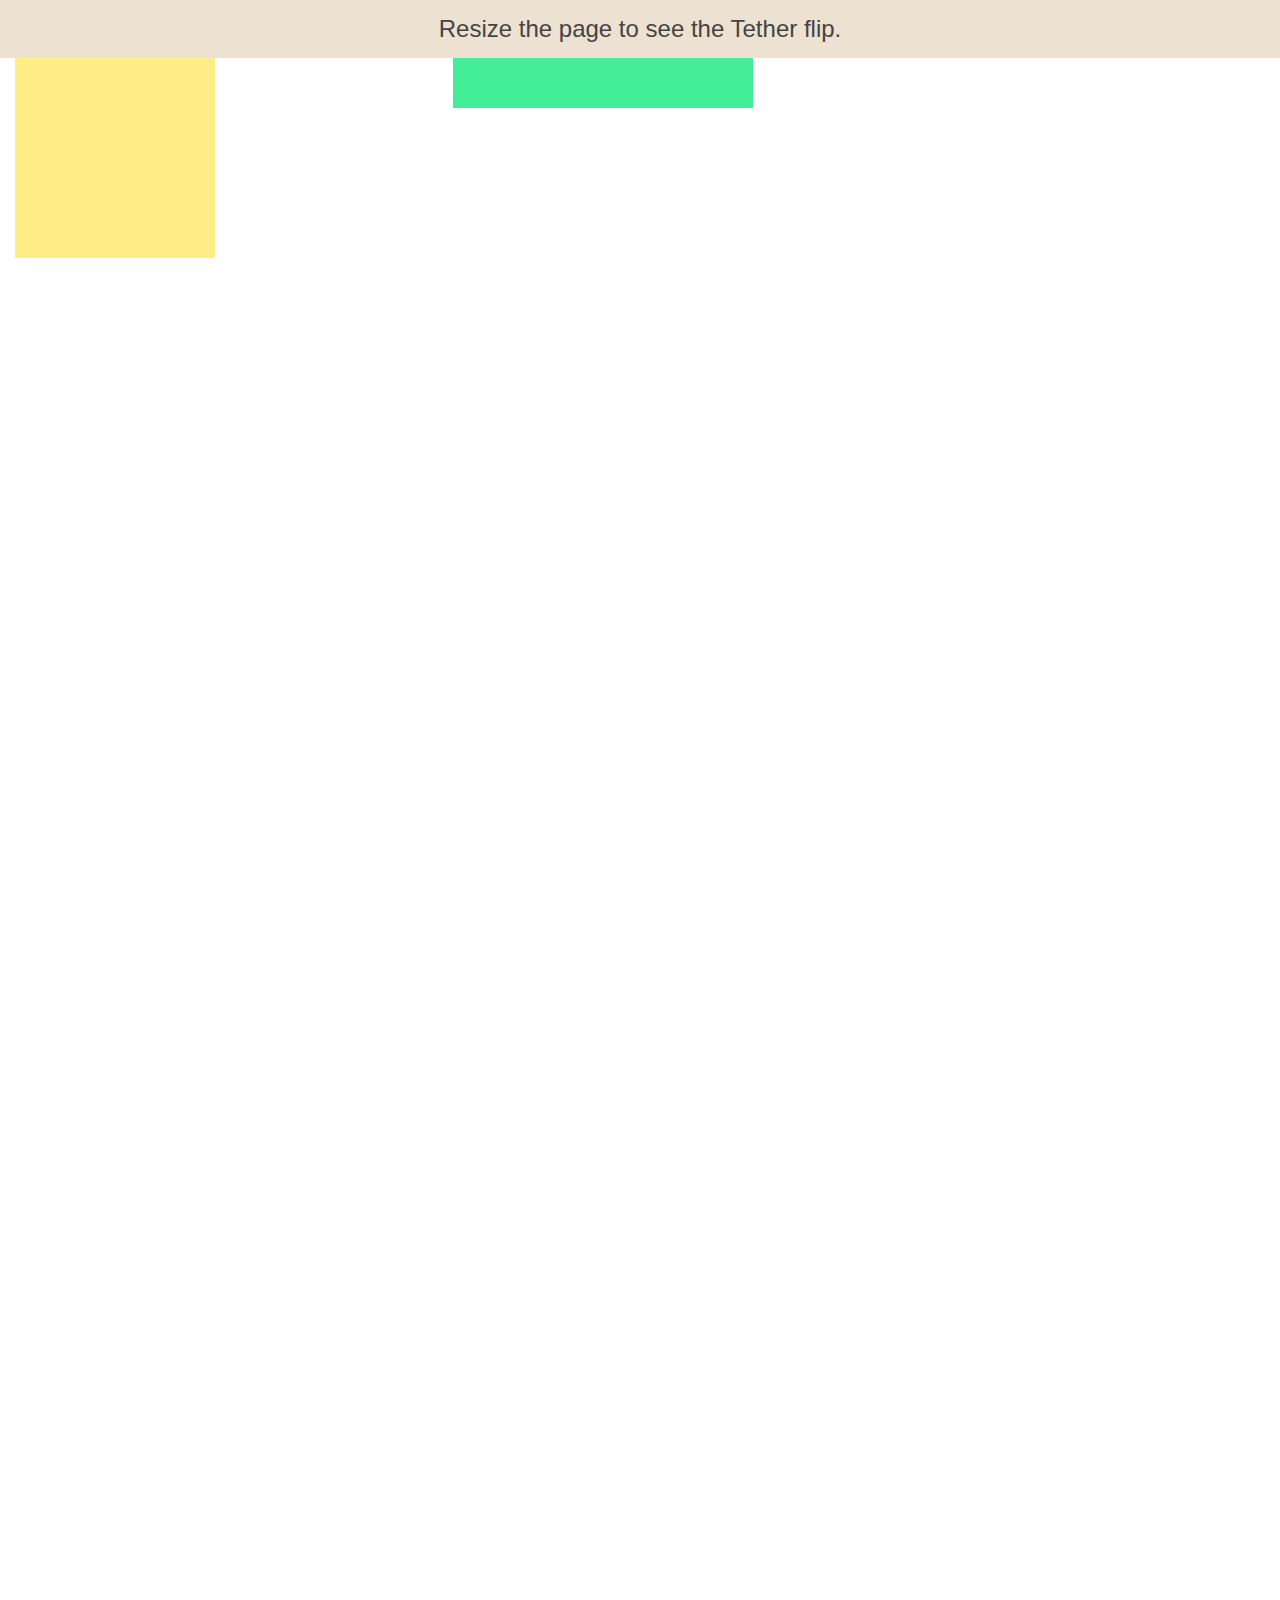
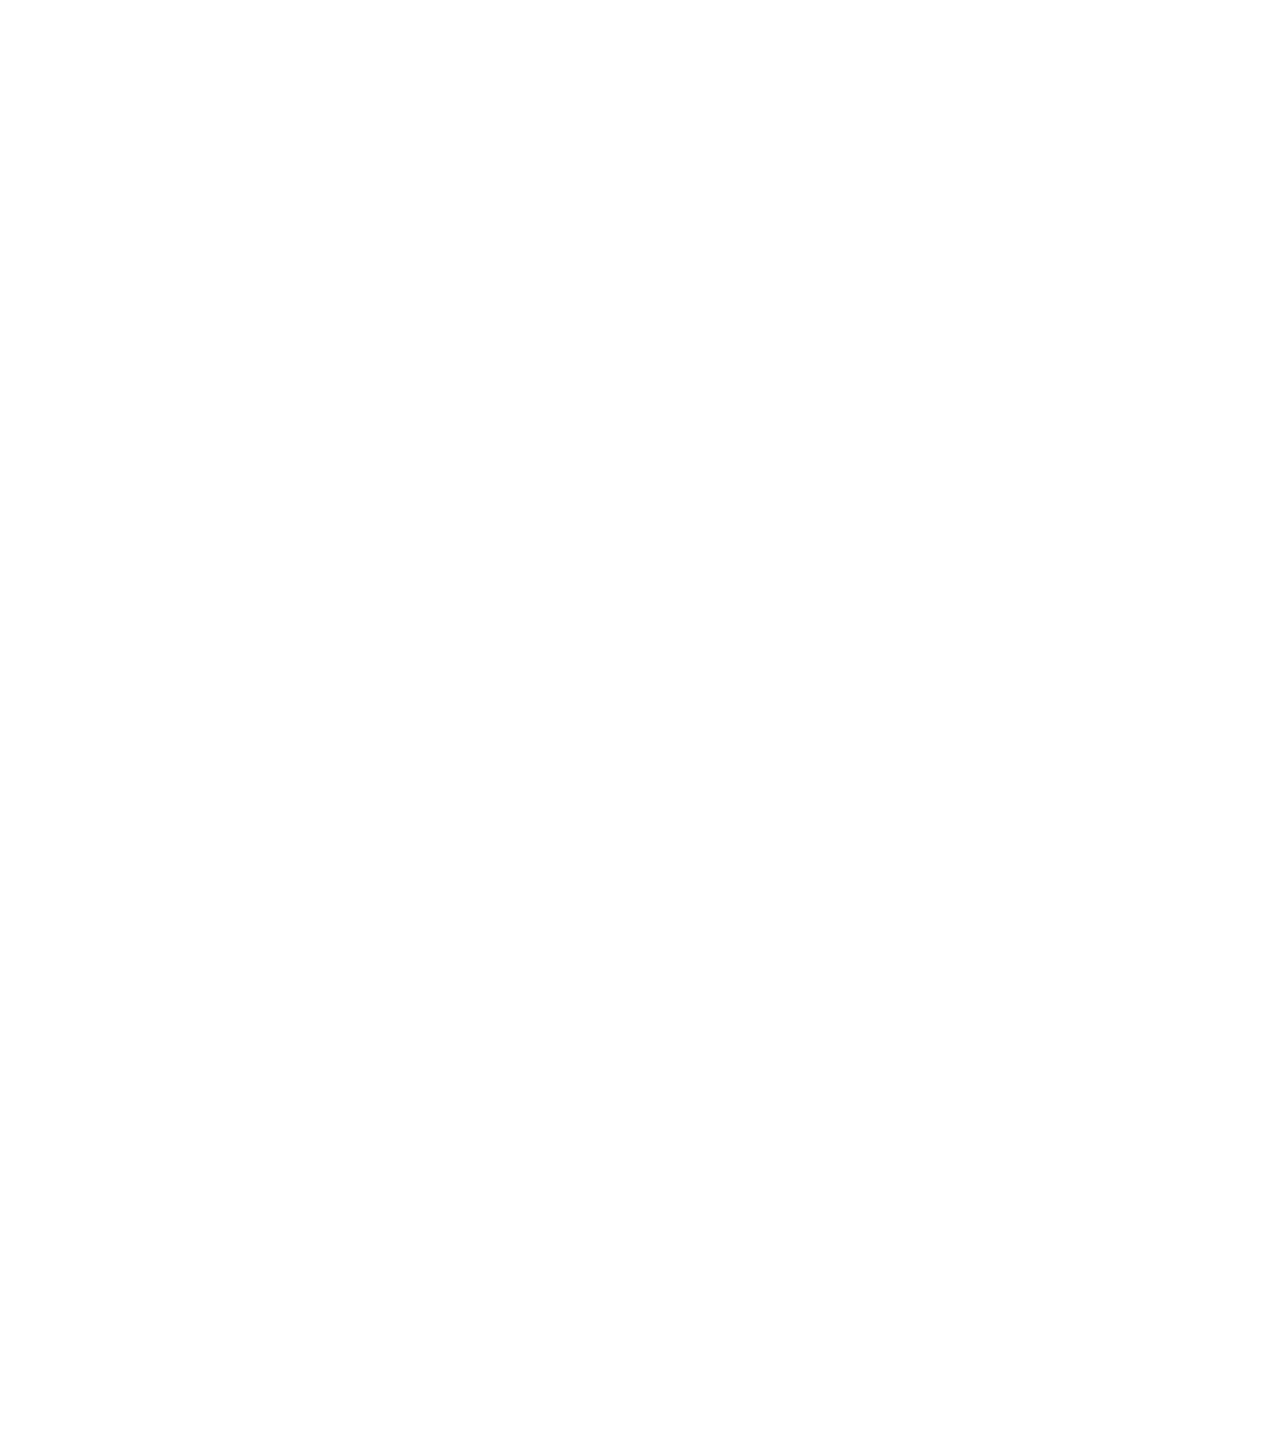
<file: components/tether/examples/simple/index.html>
<!DOCTYPE html>
<html>
    <head>
        <meta charset="utf-8">
        <meta http-equiv="X-UA-Compatible" content="chrome=1">
        <meta name="viewport" content="width=device-width, initial-scale=1, user-scalable=no">
        <link rel="stylesheet" href="../resources/css/base.css" />
        <link rel="stylesheet" href="../common/css/style.css" />
    </head>
    <body>
        <div class="instructions">Resize the page to see the Tether flip.</div>

        <div class="element"></div>
        <div class="target"></div>

        <script src="//github.hubspot.com/tether/dist/js/tether.js"></script>
        <script>
            new Tether({
                element: '.element',
                target: '.target',
                attachment: 'top left',
                targetAttachment: 'top right',
                constraints: [{
                    to: 'window',
                    attachment: 'together'
                }]
            });
        </script>
    </body>
</html>
</file>
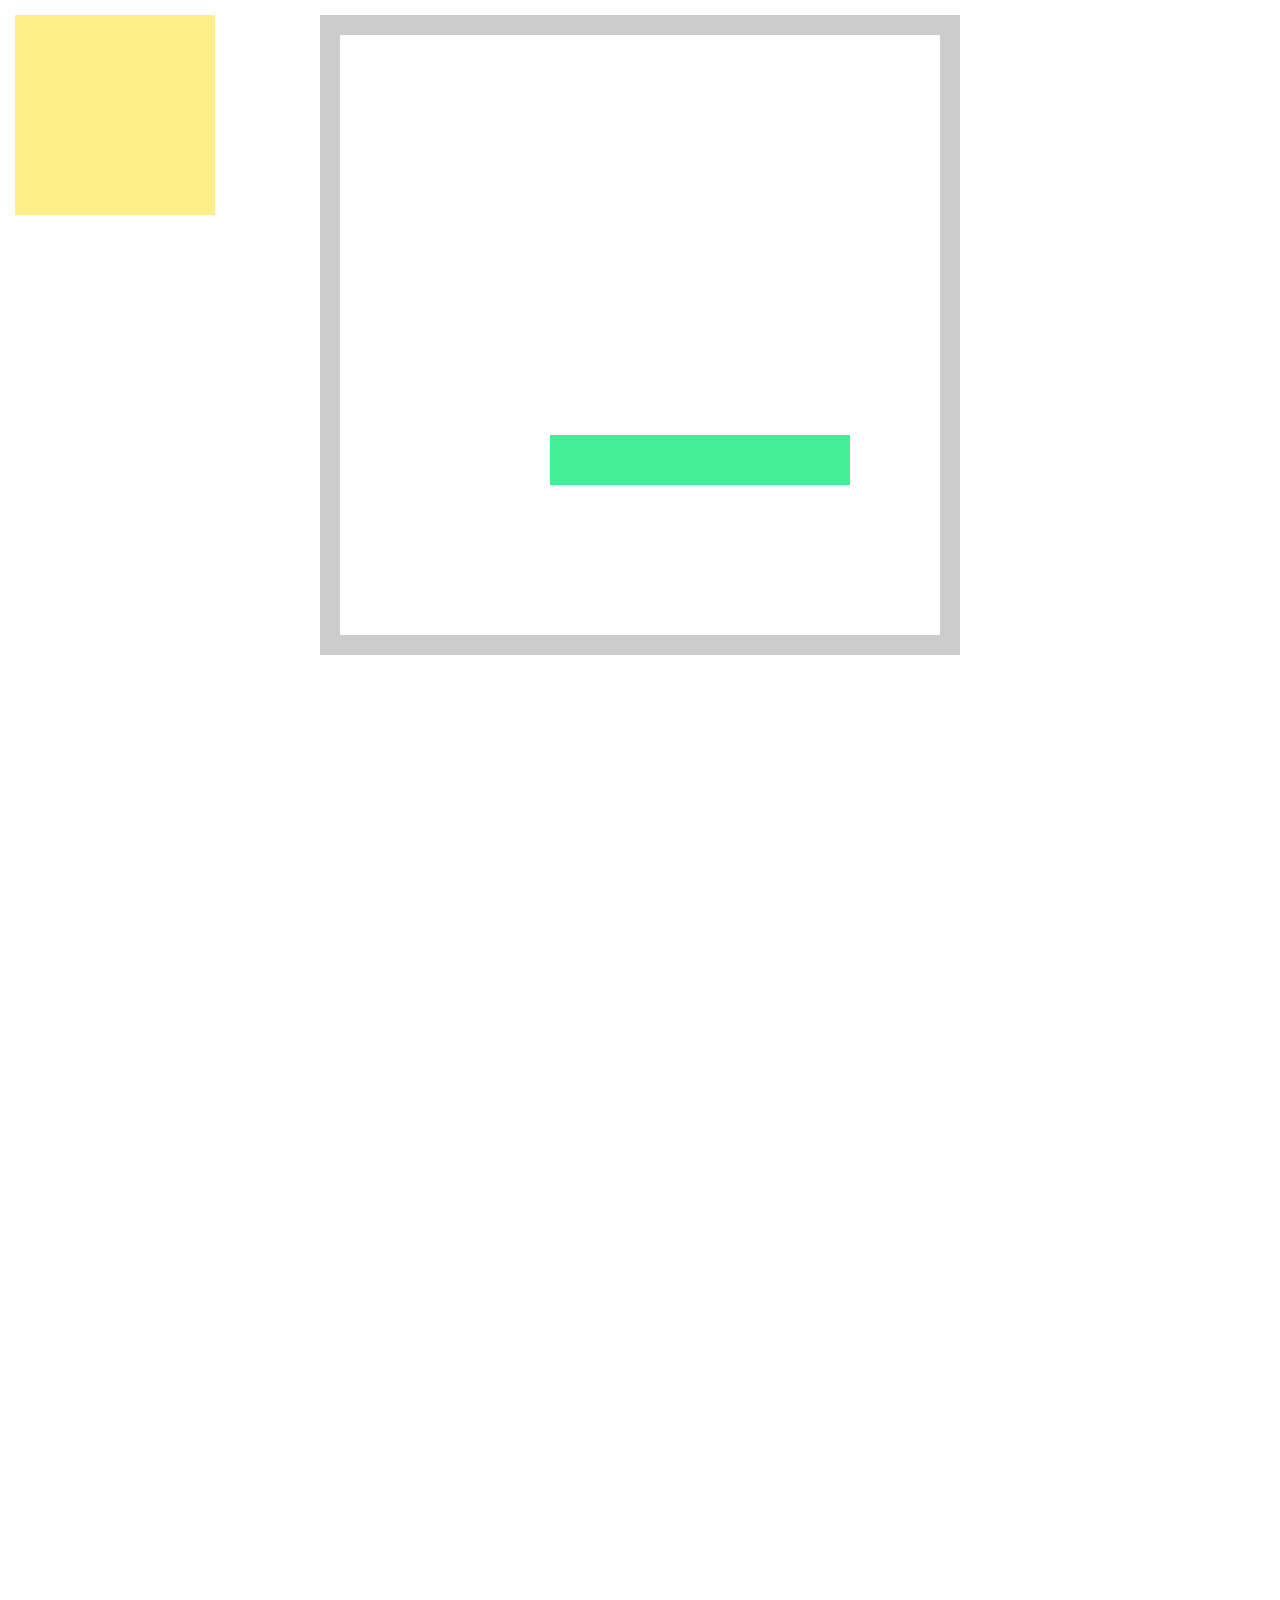
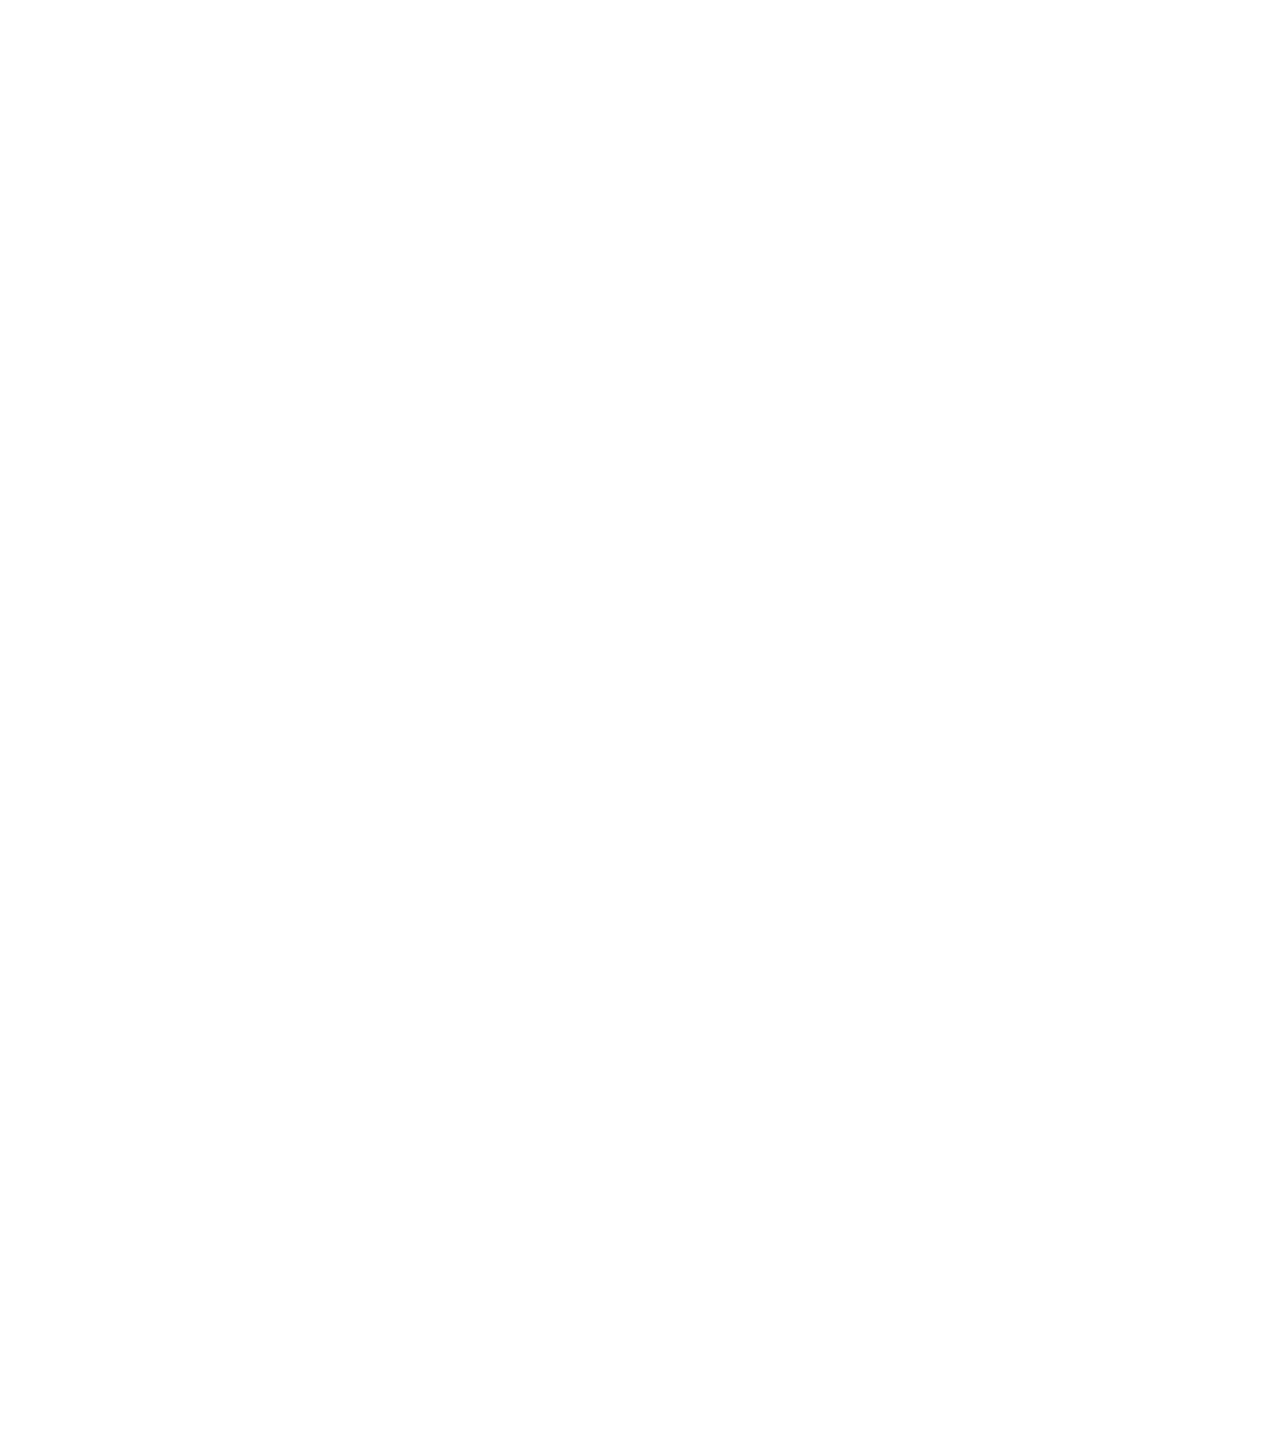
<file: components/tether/examples/testbed/index.html>
<!DOCTYPE html>
<html>
    <head>
        <meta charset="utf-8">
        <meta http-equiv="X-UA-Compatible" content="chrome=1">
        <meta name="viewport" content="width=device-width, initial-scale=1, user-scalable=no">
        <link rel="stylesheet" href="../resources/css/base.css" />
        <link rel="stylesheet" href="../common/css/style.css" />
    </head>
    <body>

        <div class="element">
        </div>

        <div class="container">
            <div class="pad"></div>
            <div class="target"></div>
            <div class="pad"></div>
            <div class="pad"></div>
        </div>

        <script src="//github.hubspot.com/tether/dist/js/tether.js"></script>
        <script>
            new Tether({
                element: '.element',
                target: '.target',
                attachment: 'top center',
                targetAttachment: 'bottom center',
                constraints: [{
                  to: 'scrollParent',
                  attachment: 'together'
                }]
            });
        </script>
    </body>
  </html>
</file>
<file: components/tether/examples/resources/css/base.css>
body {
    font-family: "Helvetica Neue", sans-serif;
    color: #444;
    margin: 0px;
}

a {
    cursor: pointer;
    color: blue;
}
</file>
<file: components/tether/examples/common/css/style.css>
body {
    min-height: 3000px;
}
.element {
    width: 200px;
    height: 200px;
    background-color: #fe8;
    position: absolute;
    z-index: 6;
}

.target {
    width: 300px;
    height: 50px;
    margin: 0 35%;
    background-color: #4e9;
}

.container {
    height: 600px;
    overflow: scroll;
    width: 600px;
    border: 20px solid #CCC;
    margin-top: 100px;
}

body {
    padding: 15px;
}

body > .container {
    margin: 0 auto;
}

.pad {
    height: 400px;
    width: 100px;
}

.instructions {
    width: 100%;
    text-align: center;
    font-size: 24px;
    padding: 15px;
    background-color: rgba(210, 180, 140, 0.4);
    margin: -15px -15px 0 -15px;
}
</file>
